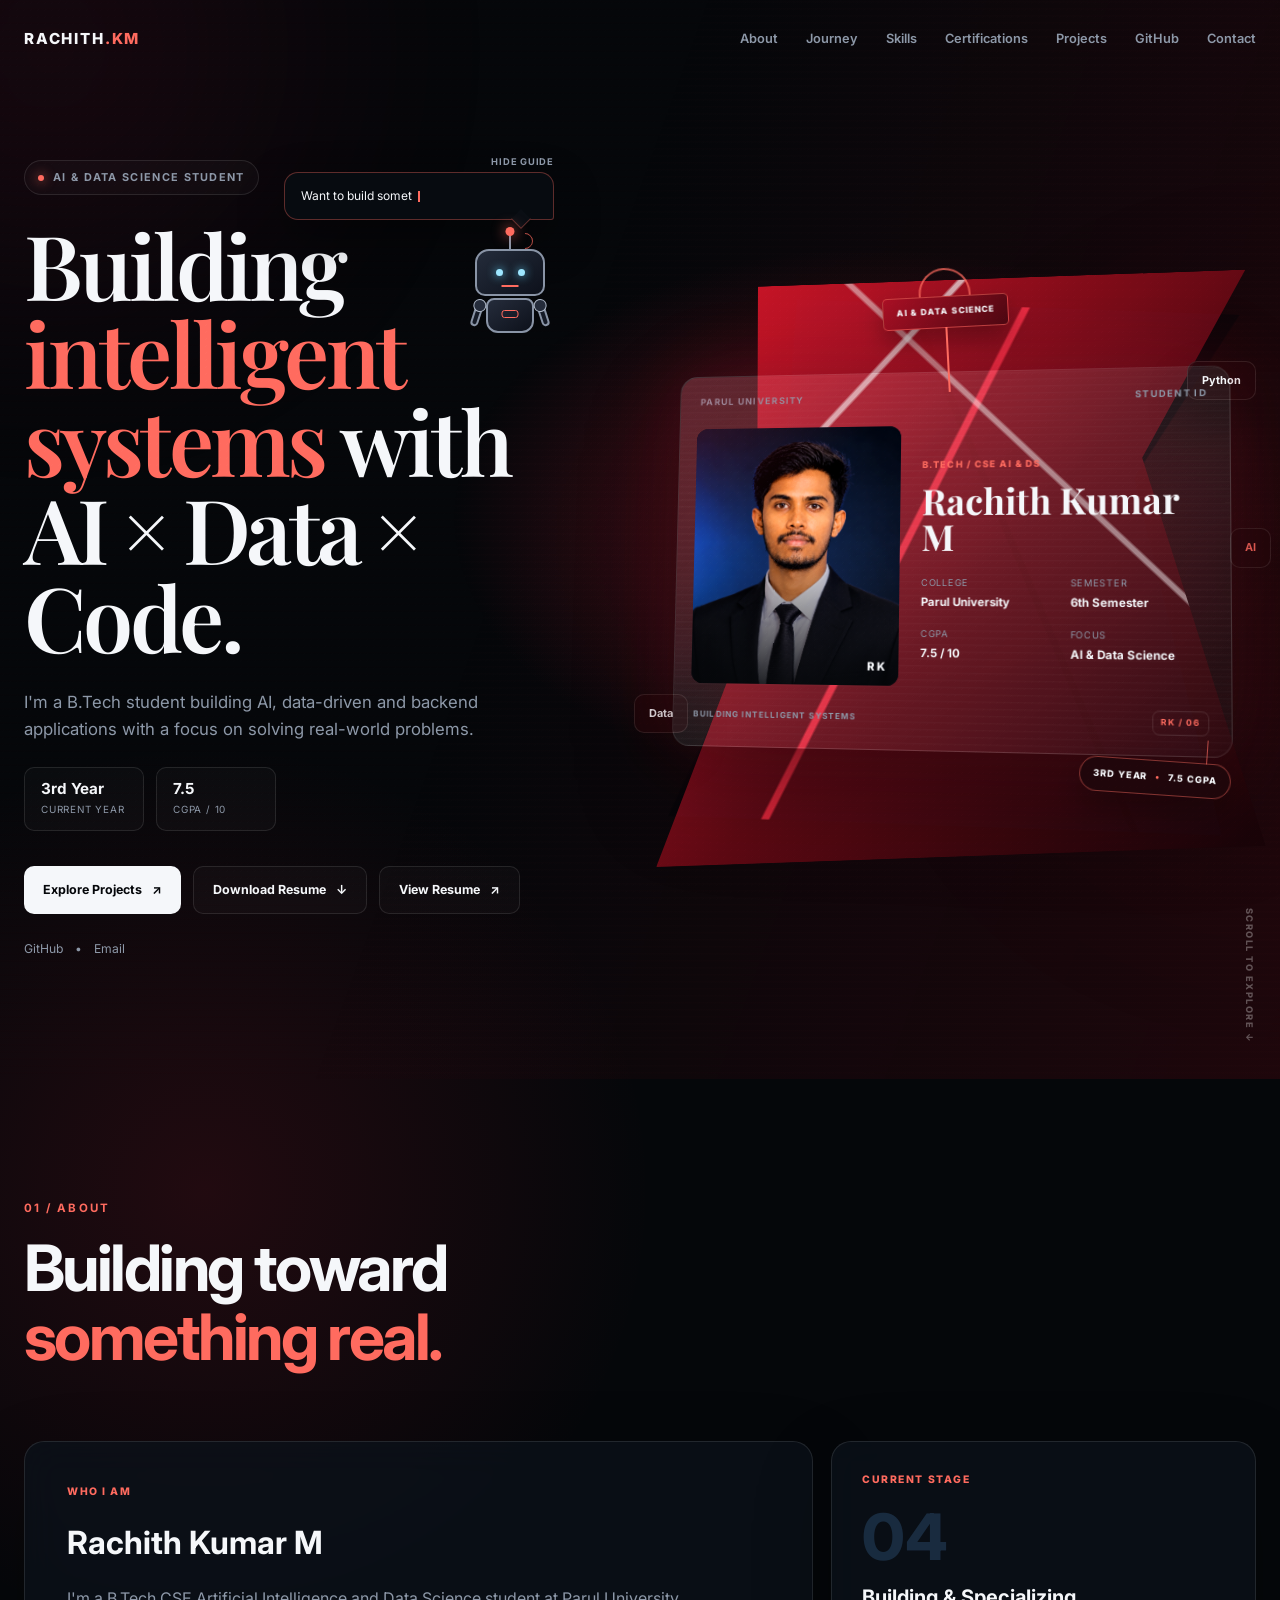
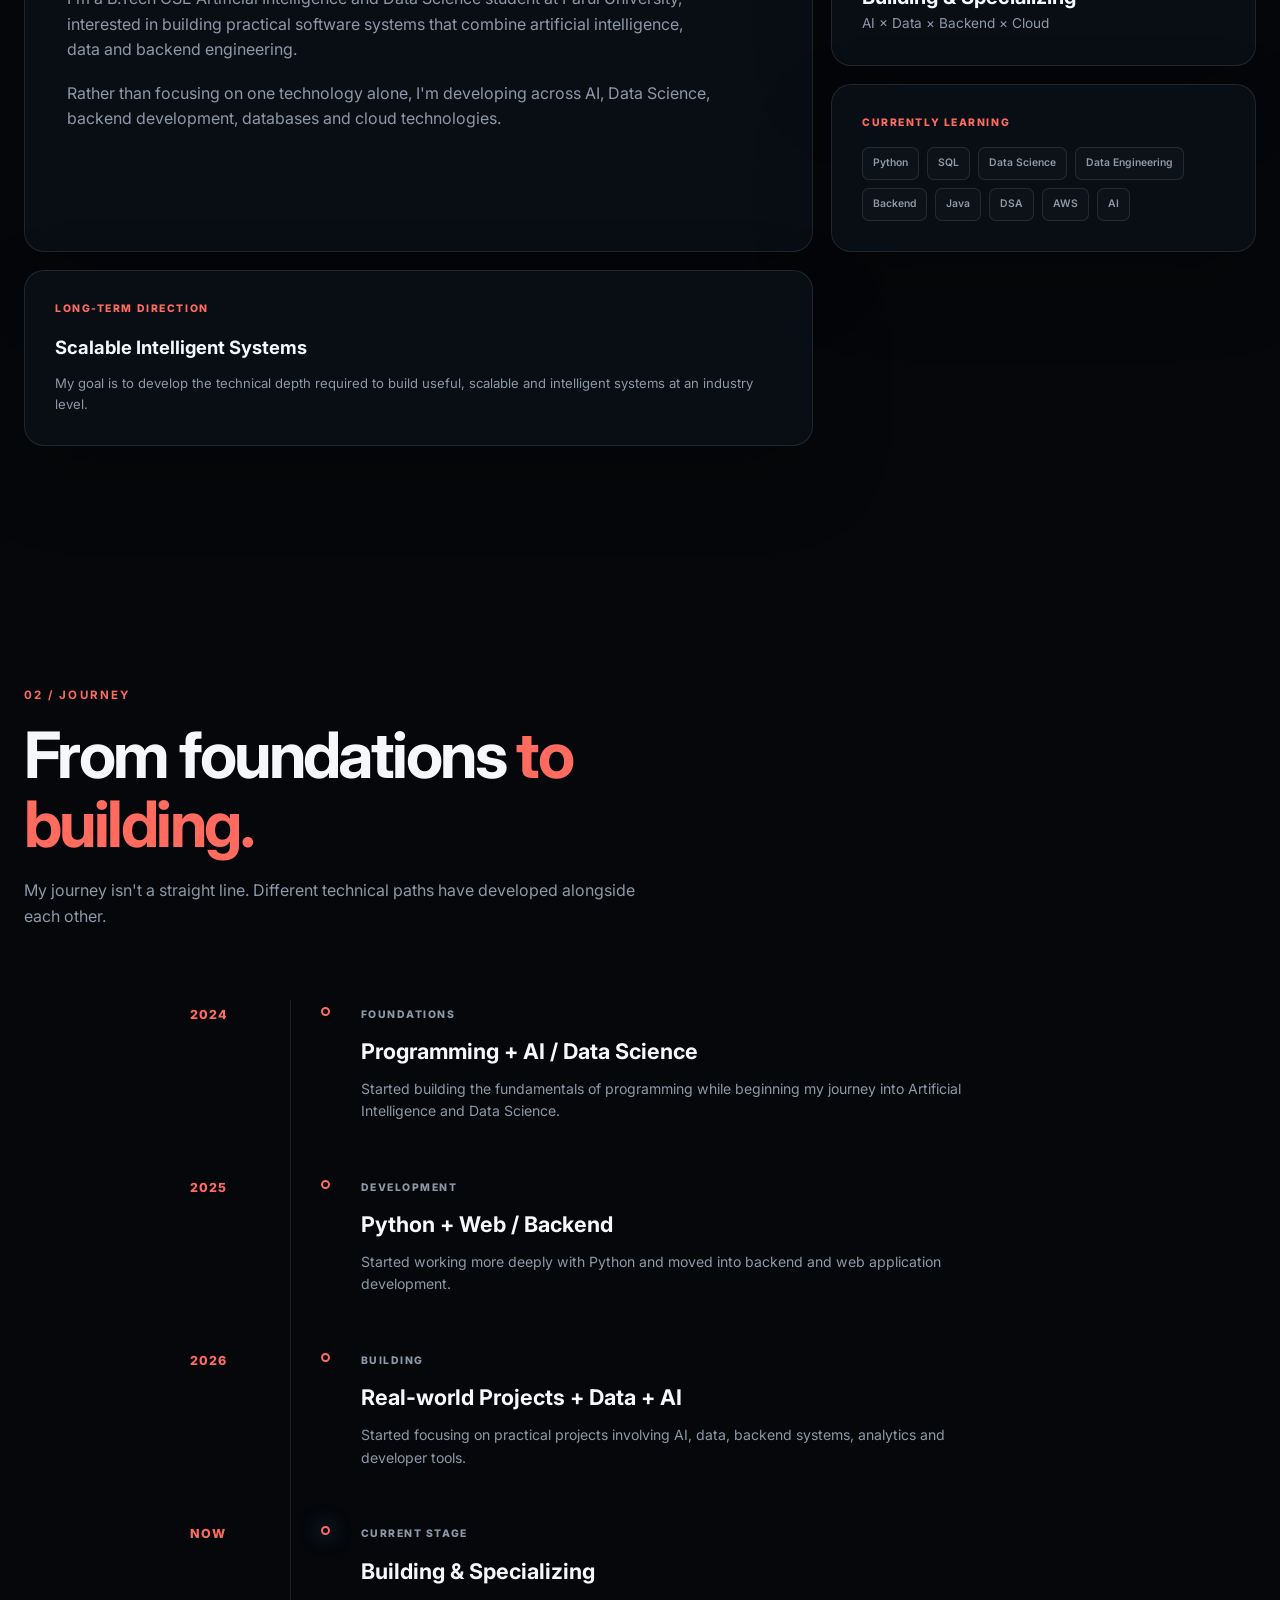
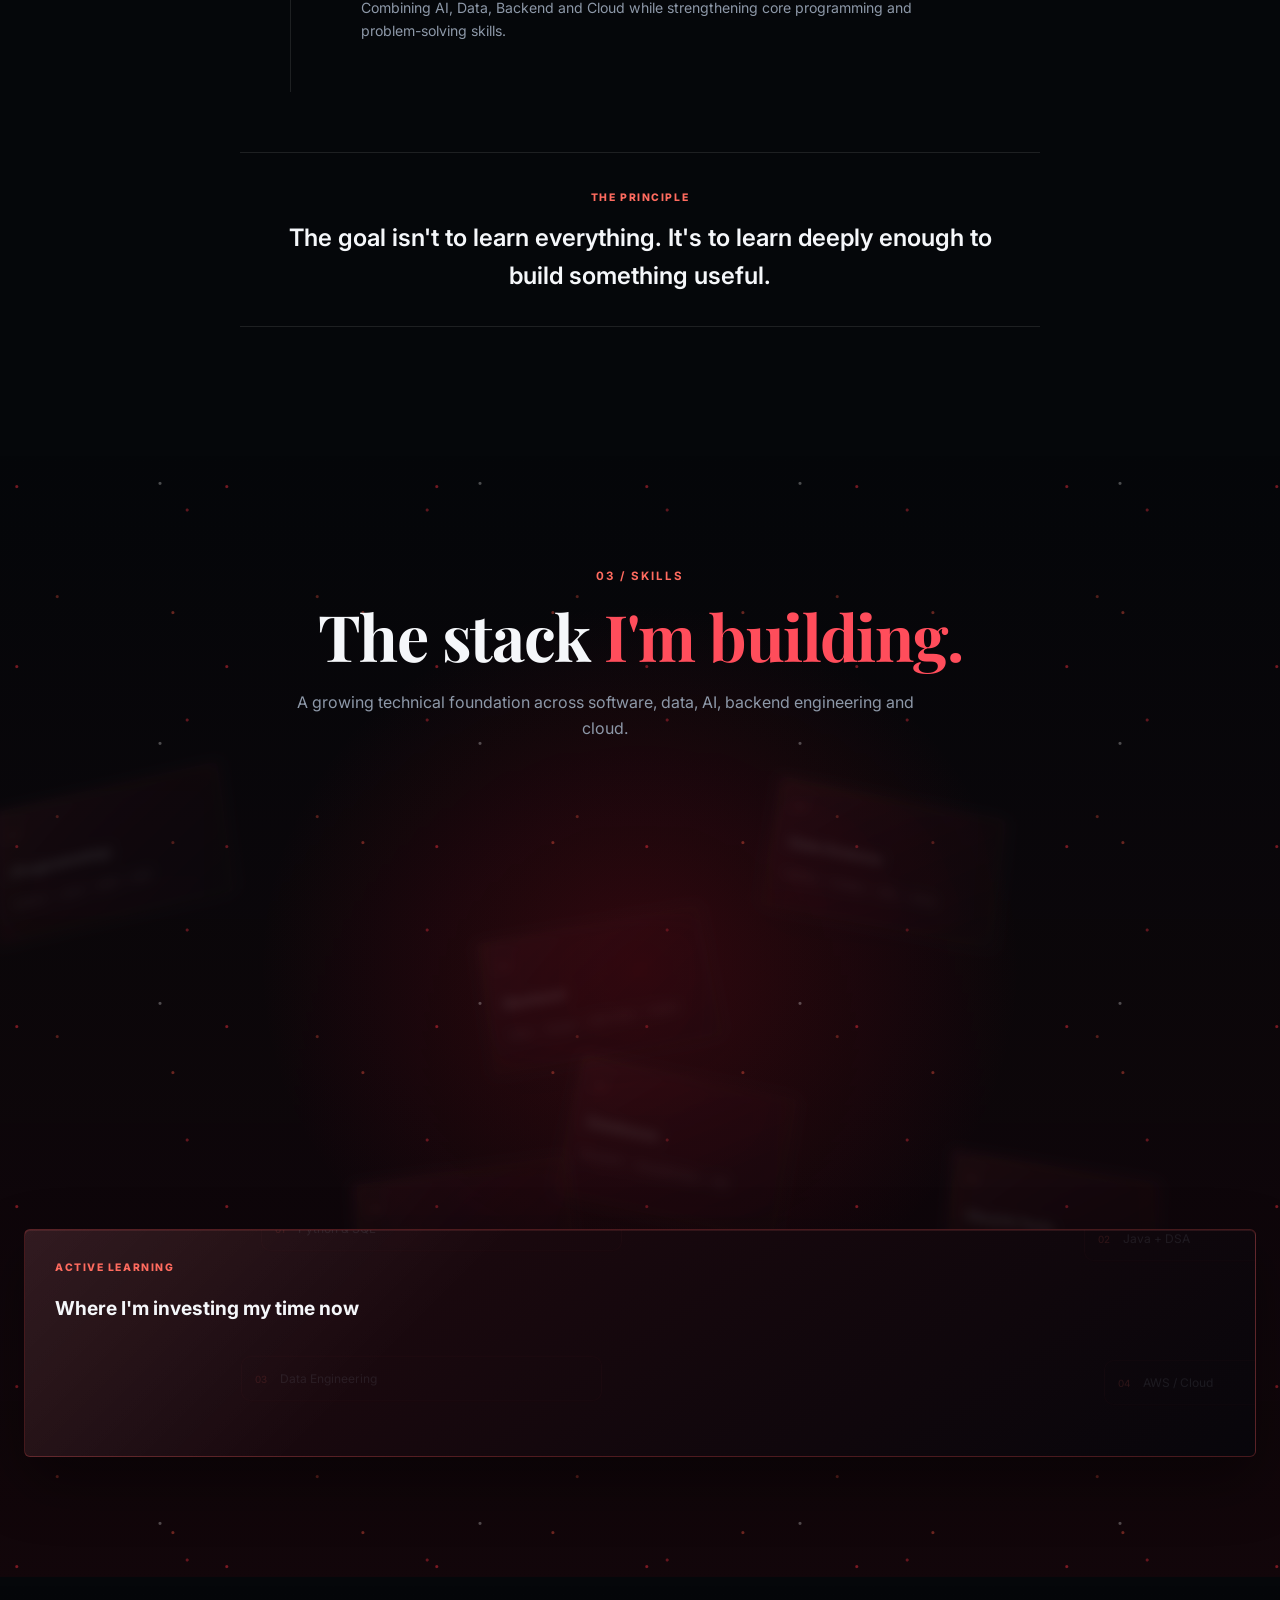
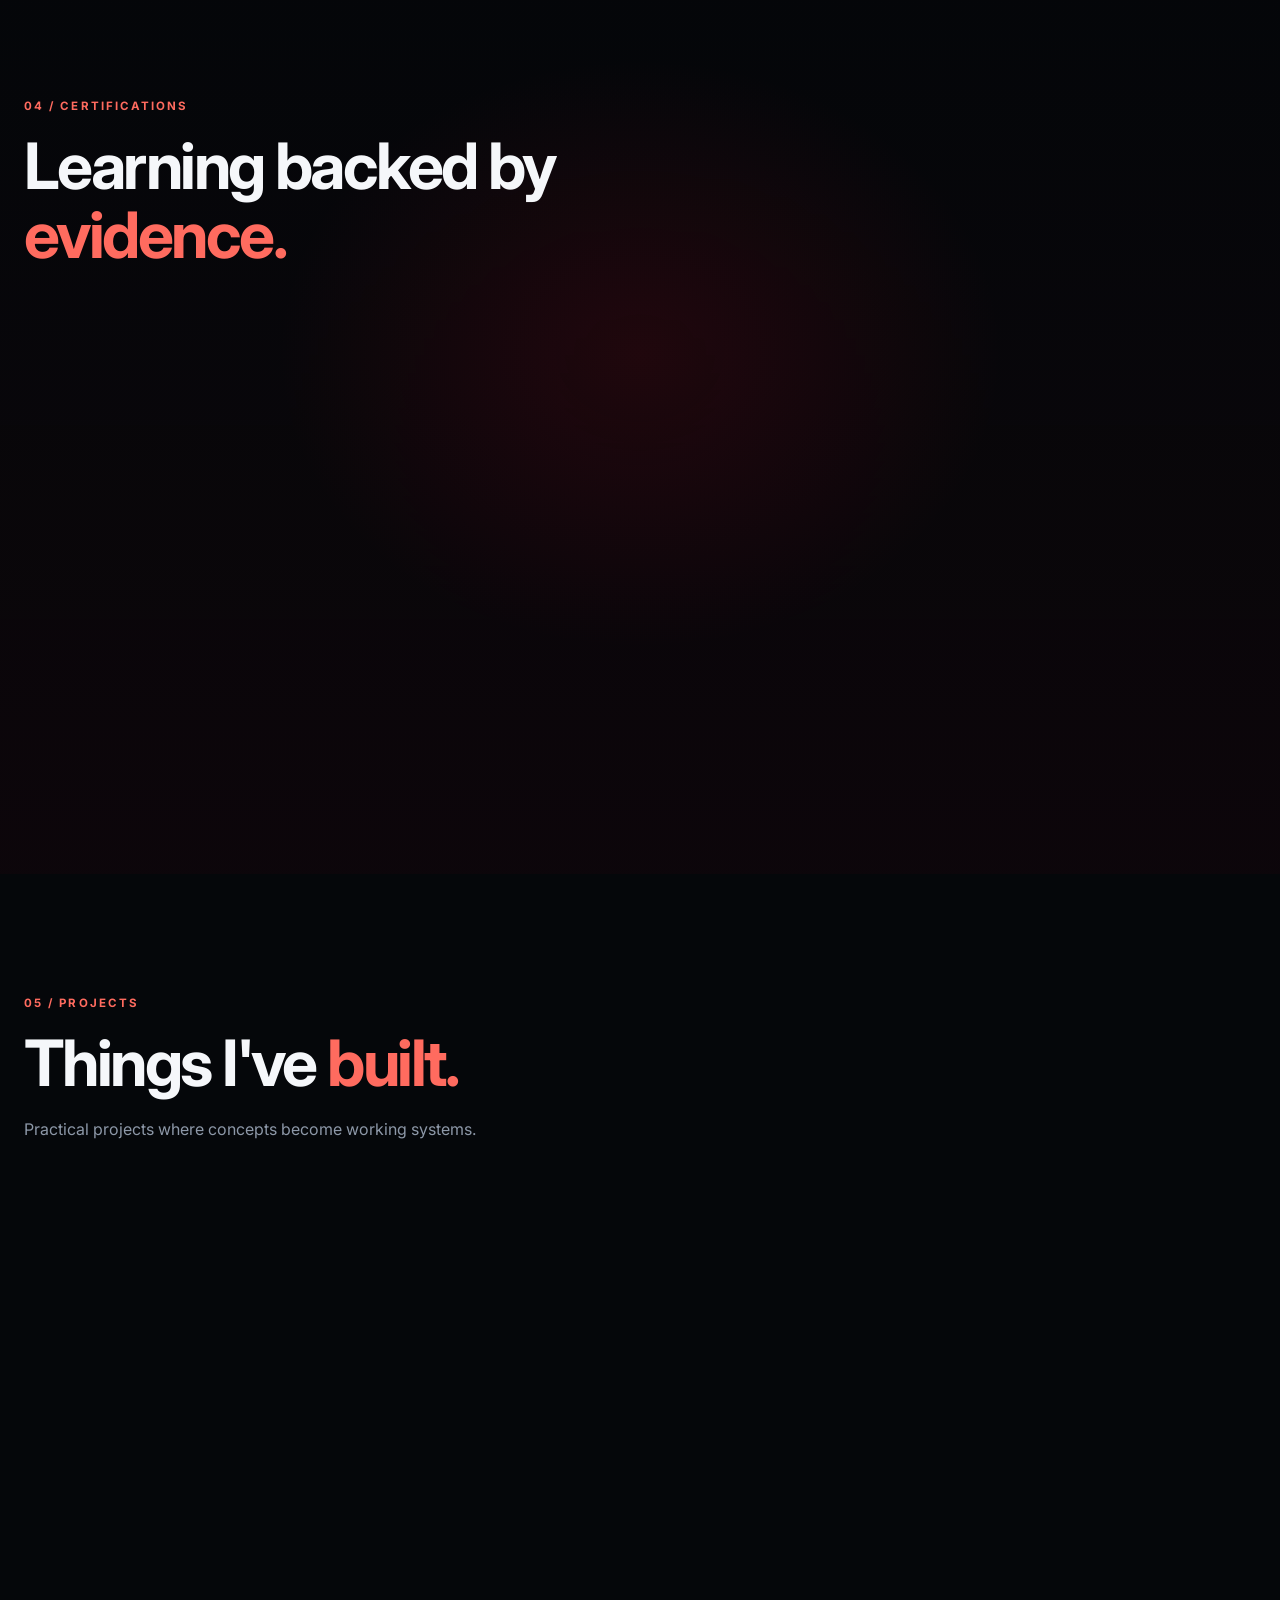
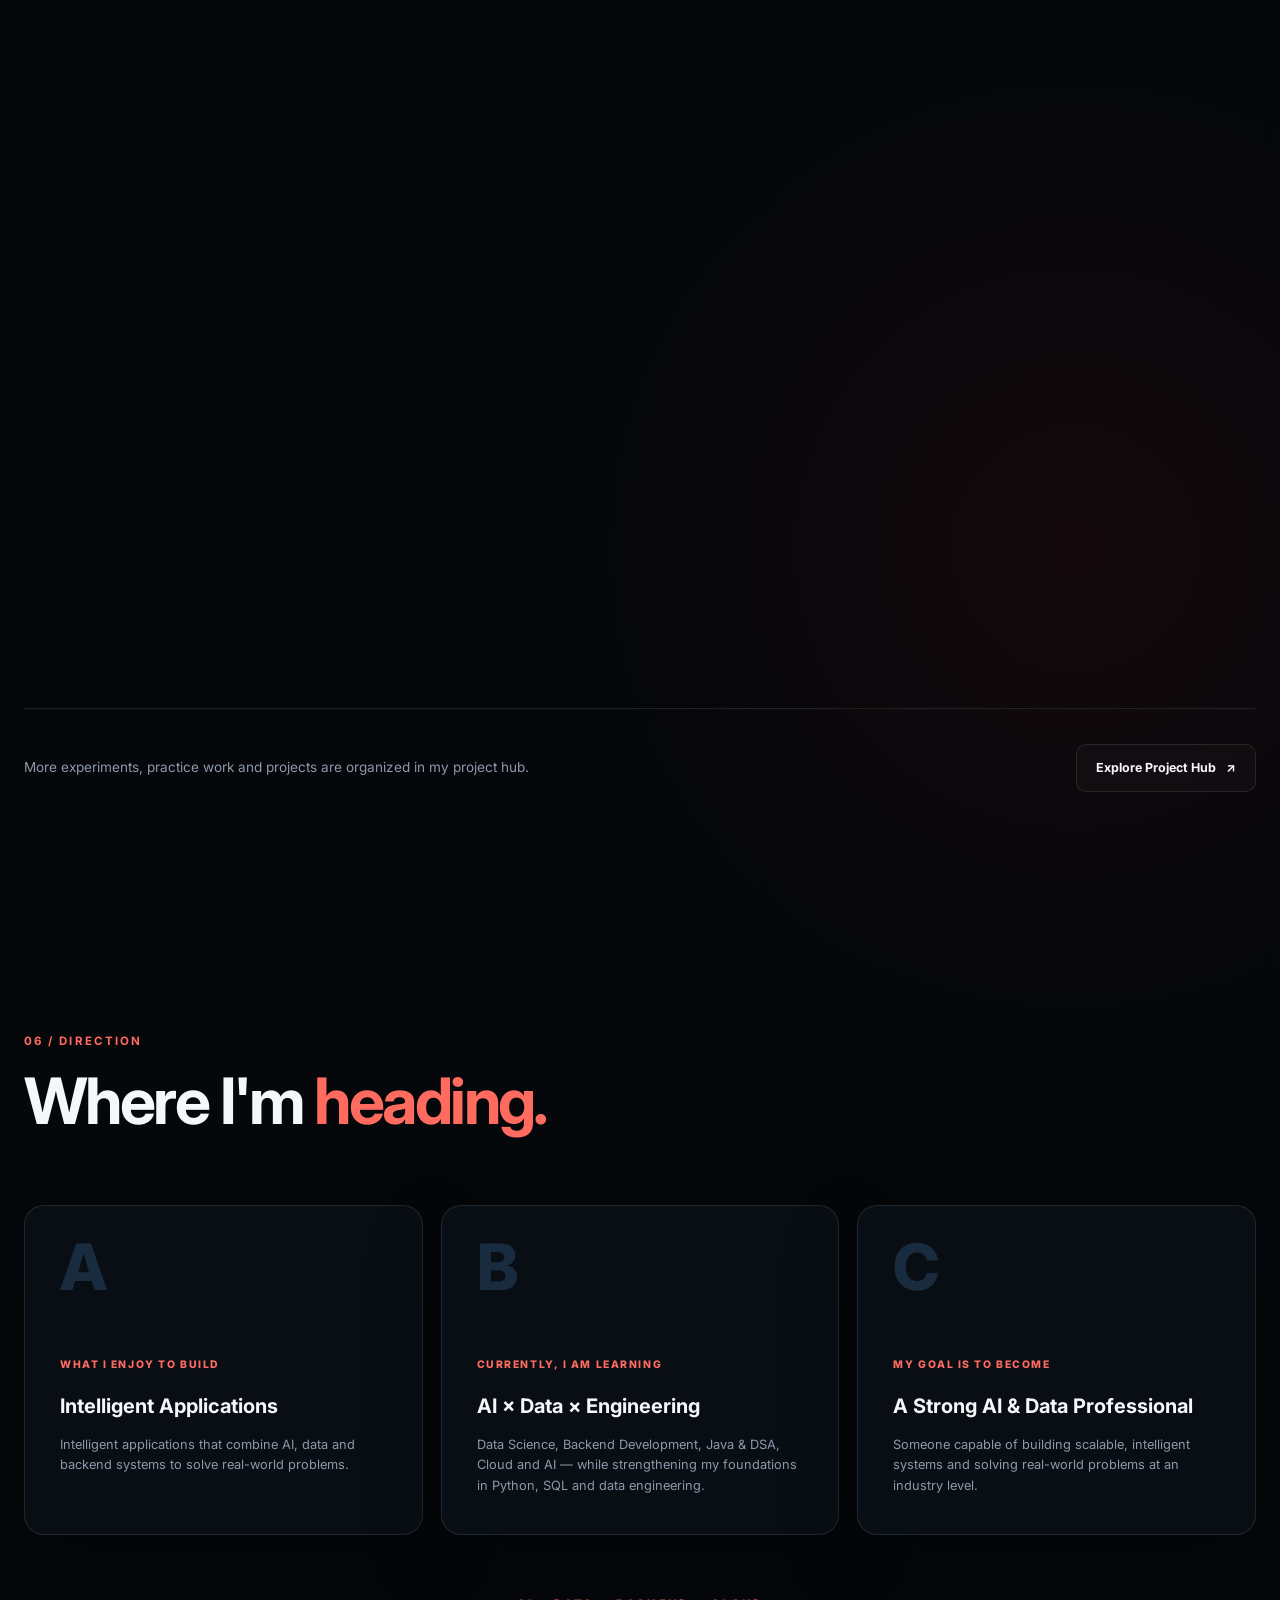
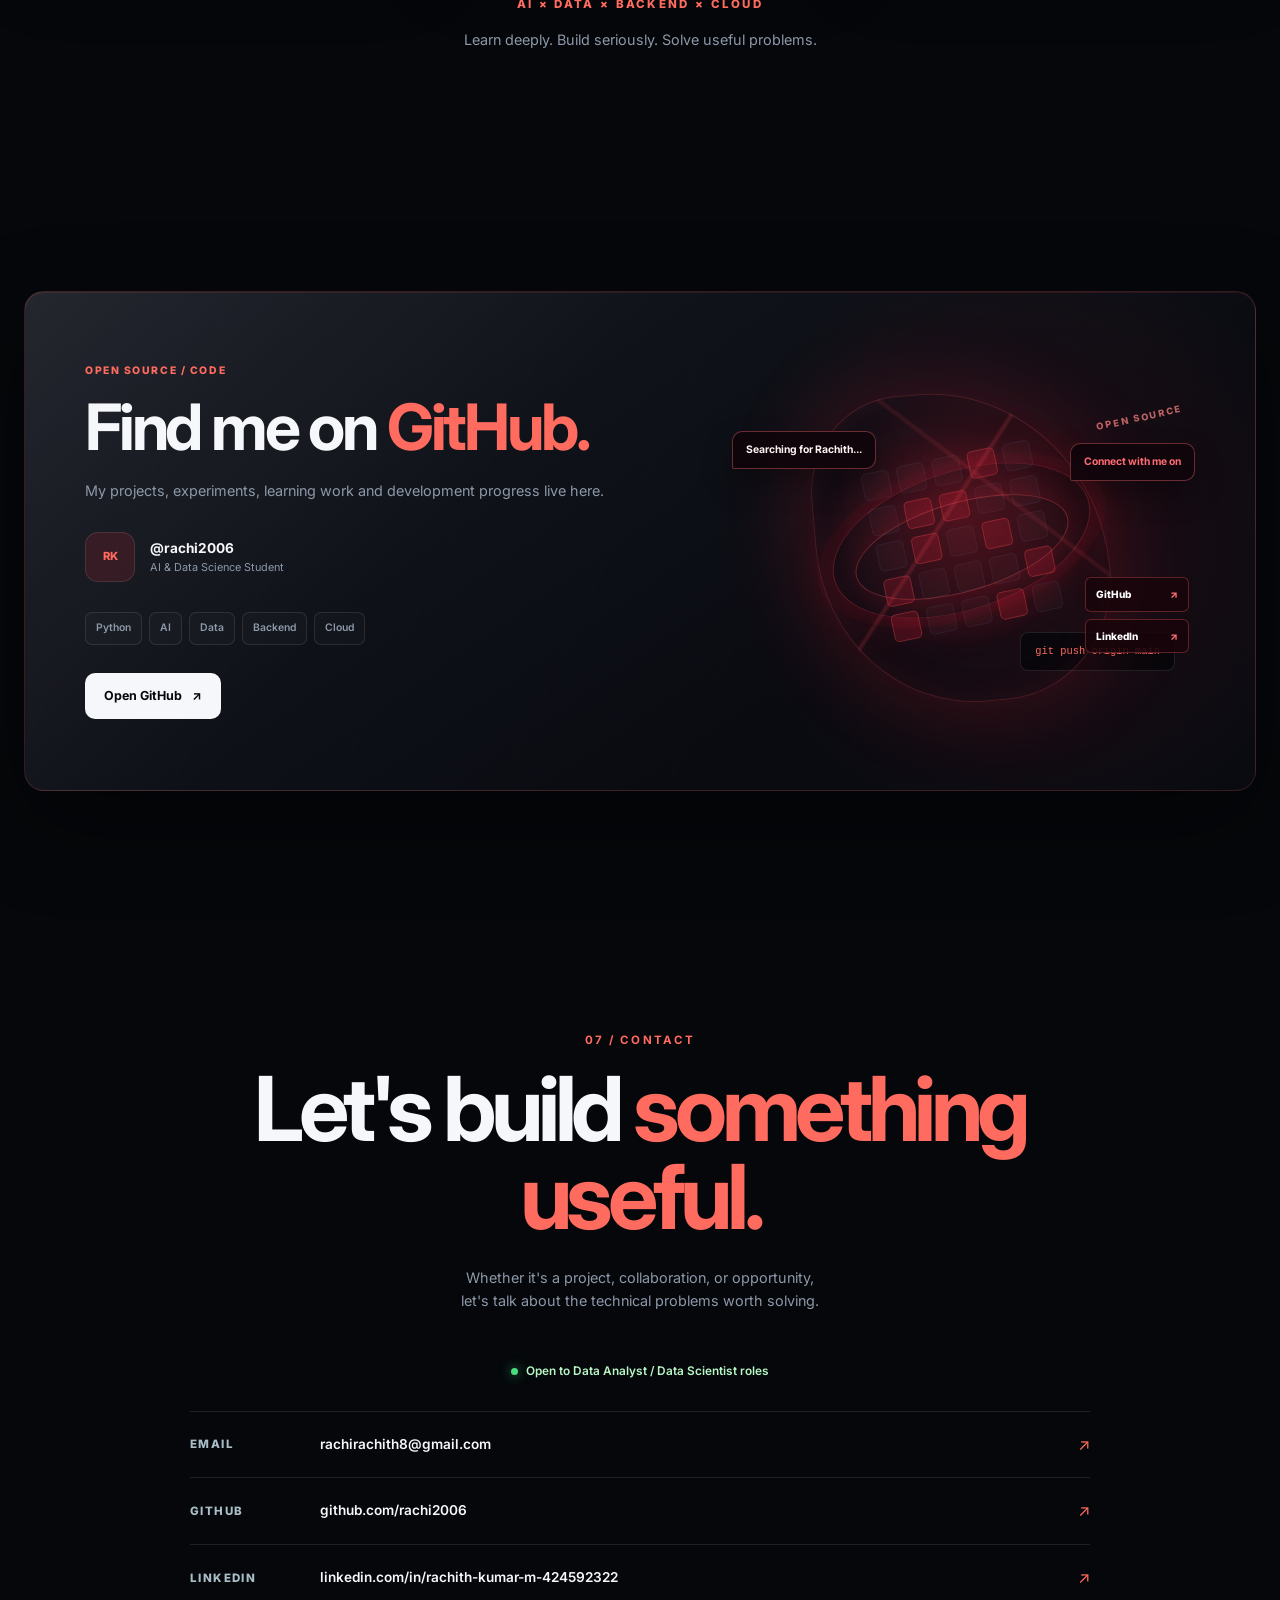
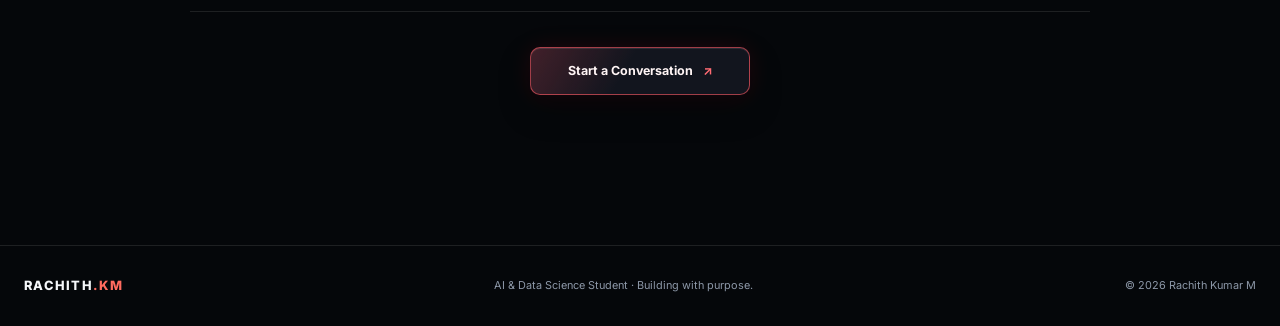
<file: index.html>
<!DOCTYPE html>
<html lang="en">
<head>
    <meta charset="UTF-8">

    <meta name="viewport" content="width=device-width, initial-scale=1.0">

    <meta
        name="description"
        content="Rachith Kumar M — AI & Data Science Student building intelligent applications with AI, data, backend systems and cloud technologies."
    >

    <meta
        name="keywords"
        content="Rachith Kumar, AI, Data Science, Python, Flask, Django, MongoDB, AWS, Backend Development"
    >

    <meta name="author" content="Rachith Kumar M">

    <meta name="theme-color" content="#05070a">

    <title>Rachith Kumar M | AI & Data Science Student</title>

    <link rel="preconnect" href="https://fonts.googleapis.com">
    <link rel="preconnect" href="https://fonts.gstatic.com" crossorigin>

    <link
        href="https://fonts.googleapis.com/css2?family=Inter:wght@400;500;600;700;800&family=Playfair+Display:wght@500;600;700&display=swap"
        rel="stylesheet"
    >

    <link rel="stylesheet" href="css/style.css?v=9">
</head>

<body>

    <div class="scroll-progress" id="scrollProgress"></div>
    <div class="cursor-glow" aria-hidden="true"></div>

    <!-- =========================
         BACKGROUND
    ========================== -->

    <div class="background-grid"></div>
    <div class="background-glow glow-one"></div>
    <div class="background-glow glow-two"></div>


    <!-- =========================
         NAVIGATION
    ========================== -->

    <header class="navbar" id="navbar">

        <div class="nav-container">

            <a href="#home" class="logo">
                RACHITH<span>.KM</span>
            </a>

            <button
                class="mobile-menu"
                id="mobileMenu"
                aria-label="Open navigation"
                aria-expanded="false"
            >
                <span></span>
                <span></span>
                <span></span>
            </button>

            <nav class="nav-links" id="navLinks">

                <a href="#about">About</a>
                <a href="#journey">Journey</a>
                <a href="#skills">Skills</a>
                <a href="#certifications">Certifications</a>
                <a href="#projects">Projects</a>
                <a href="#github">GitHub</a>
                <a href="#contact">Contact</a>

            </nav>

        </div>

    </header>


    <main>

        <!-- =========================
             HERO
        ========================== -->

        <section class="hero section" id="home">

            <div class="hero-container">

                <div class="hero-content reveal">

                    <div class="hero-label">
                        <span class="status-dot"></span>
                        AI & DATA SCIENCE STUDENT
                    </div>

                    <h1>
                        Building
                        <span>intelligent systems</span>
                        with AI × Data × Code.
                    </h1>

                    <p class="hero-description">
                        I'm a B.Tech student building AI, data-driven and
                        backend applications with a focus on solving
                        real-world problems.
                    </p>

                    <div class="hero-stats" aria-label="Academic details">

                        <div class="hero-stat">
                            <strong>3rd Year</strong>
                            <span>Current year</span>
                        </div>

                        <div class="hero-stat">
                            <strong>7.5</strong>
                            <span>CGPA / 10</span>
                        </div>

                    </div>

                    <div class="hero-actions">

                        <a href="#projects" class="btn btn-primary">
                            Explore Projects
                            <span>↗</span>
                        </a>

                        <a
                            href="assets/Resume.docx"
                            class="btn btn-secondary"
                            download
                        >
                            Download Resume
                            <span>↓</span>
                        </a>

                        <a
                            href="assets/Resume.pdf"
                            class="btn btn-secondary"
                            target="_blank"
                            rel="noopener noreferrer"
                        >
                            View Resume
                            <span>↗</span>
                        </a>

                    </div>

                    <div class="hero-socials">

                        <a
                            href="https://github.com/rachi2006"
                            target="_blank"
                            rel="noopener noreferrer"
                        >
                            GitHub
                        </a>

                        <span>•</span>

                        <a href="mailto:rachirachith8@gmail.com">
                            Email
                        </a>

                    </div>

                </div>


                <!-- HERO STUDENT ID CARD -->

                <div class="hero-visual reveal">

                    <div class="id-lanyard" aria-hidden="true">
                        <span class="lanyard-loop"></span>
                        <span class="lanyard-label">AI &amp; DATA SCIENCE</span>
                    </div>

                    <div class="student-card" aria-label="Rachith Kumar M student profile card">

                        <div class="student-card-top">
                            <span>PARUL UNIVERSITY</span>
                            <span>STUDENT ID</span>
                        </div>

                        <div class="student-card-body">

                            <div class="student-photo">
                                <img src="assets/profile.jpg" alt="Portrait of Rachith Kumar M">
                                <span>RK</span>
                            </div>

                            <div class="student-details">
                                <span class="student-eyebrow">B.TECH / CSE AI &amp; DS</span>
                                <h2>Rachith Kumar M</h2>
                                <div class="student-detail-grid">
                                    <div>
                                        <span>College</span>
                                        <strong>Parul University</strong>
                                    </div>
                                    <div>
                                        <span>Semester</span>
                                        <strong>6th Semester</strong>
                                    </div>
                                    <div>
                                        <span>CGPA</span>
                                        <strong>7.5 / 10</strong>
                                    </div>
                                    <div>
                                        <span>Focus</span>
                                        <strong>AI &amp; Data Science</strong>
                                    </div>
                                </div>
                            </div>

                        </div>

                        <div class="student-card-footer">
                            <span>BUILDING INTELLIGENT SYSTEMS</span>
                            <span class="student-card-mark">RK / 06</span>
                        </div>

                    </div>

                    <div class="student-card-tag">
                        <span>3RD YEAR</span>
                        <b>•</b>
                        <span>7.5 CGPA</span>
                    </div>


                    <div class="floating-tag tag-python">
                        Python
                    </div>

                    <div class="floating-tag tag-data">
                        Data
                    </div>

                    <div class="floating-tag tag-ai">
                        AI
                    </div>

                </div>

            </div>

        </section>


        <!-- =========================
             ABOUT
        ========================== -->

        <section class="section about-section" id="about">

            <div class="section-container">

                <div class="section-heading reveal">

                    <span class="section-number">01 / ABOUT</span>

                    <h2>
                        Building toward
                        <span>something real.</span>
                    </h2>

                </div>


                <div class="about-grid">

                    <div class="about-main glass-card reveal">

                        <span class="card-label">WHO I AM</span>

                        <h3>
                            Rachith Kumar M
                        </h3>

                        <p>
                            I'm a B.Tech CSE Artificial Intelligence and
                            Data Science student at Parul University,
                            interested in building practical software
                            systems that combine artificial intelligence,
                            data and backend engineering.
                        </p>

                        <p>
                            Rather than focusing on one technology alone,
                            I'm developing across AI, Data Science,
                            backend development, databases and cloud
                            technologies.
                        </p>

                    </div>


                    <div class="about-status glass-card reveal">

                        <span class="card-label">CURRENT STAGE</span>

                        <div class="stage-number">
                            04
                        </div>

                        <h3>
                            Building & Specializing
                        </h3>

                        <p>
                            AI × Data × Backend × Cloud
                        </p>

                    </div>


                    <div class="about-learning glass-card reveal">

                        <span class="card-label">
                            CURRENTLY LEARNING
                        </span>

                        <div class="skill-tags">

                            <span>Python</span>
                            <span>SQL</span>
                            <span>Data Science</span>
                            <span>Data Engineering</span>
                            <span>Backend</span>
                            <span>Java</span>
                            <span>DSA</span>
                            <span>AWS</span>
                            <span>AI</span>

                        </div>

                    </div>


                    <div class="about-direction glass-card reveal">

                        <span class="card-label">
                            LONG-TERM DIRECTION
                        </span>

                        <h3>
                            Scalable Intelligent Systems
                        </h3>

                        <p>
                            My goal is to develop the technical depth
                            required to build useful, scalable and
                            intelligent systems at an industry level.
                        </p>

                    </div>

                </div>

            </div>

        </section>


        <!-- =========================
             JOURNEY
        ========================== -->

        <section class="section journey-section" id="journey">

            <div class="section-container">

                <div class="section-heading reveal">

                    <span class="section-number">
                        02 / JOURNEY
                    </span>

                    <h2>
                        From foundations
                        <span>to building.</span>
                    </h2>

                    <p>
                        My journey isn't a straight line. Different
                        technical paths have developed alongside each
                        other.
                    </p>

                </div>


                <div class="timeline">

                    <div class="timeline-item reveal">

                        <div class="timeline-year">
                            2024
                        </div>

                        <div class="timeline-line">
                            <span></span>
                        </div>

                        <div class="timeline-content">

                            <span>FOUNDATIONS</span>

                            <h3>
                                Programming + AI / Data Science
                            </h3>

                            <p>
                                Started building the fundamentals of
                                programming while beginning my journey
                                into Artificial Intelligence and
                                Data Science.
                            </p>

                        </div>

                    </div>


                    <div class="timeline-item reveal">

                        <div class="timeline-year">
                            2025
                        </div>

                        <div class="timeline-line">
                            <span></span>
                        </div>

                        <div class="timeline-content">

                            <span>DEVELOPMENT</span>

                            <h3>
                                Python + Web / Backend
                            </h3>

                            <p>
                                Started working more deeply with Python
                                and moved into backend and web application
                                development.
                            </p>

                        </div>

                    </div>


                    <div class="timeline-item reveal">

                        <div class="timeline-year">
                            2026
                        </div>

                        <div class="timeline-line">
                            <span></span>
                        </div>

                        <div class="timeline-content">

                            <span>BUILDING</span>

                            <h3>
                                Real-world Projects + Data + AI
                            </h3>

                            <p>
                                Started focusing on practical projects
                                involving AI, data, backend systems,
                                analytics and developer tools.
                            </p>

                        </div>

                    </div>


                    <div class="timeline-item timeline-current reveal">

                        <div class="timeline-year">
                            NOW
                        </div>

                        <div class="timeline-line">
                            <span></span>
                        </div>

                        <div class="timeline-content">

                            <span>CURRENT STAGE</span>

                            <h3>
                                Building & Specializing
                            </h3>

                            <p>
                                Combining AI, Data, Backend and Cloud
                                while strengthening core programming
                                and problem-solving skills.
                            </p>

                        </div>

                    </div>

                </div>


                <div class="journey-statement reveal">

                    <span>THE PRINCIPLE</span>

                    <p>
                        The goal isn't to learn everything.
                        It's to learn deeply enough to build
                        something useful.
                    </p>

                </div>

            </div>

        </section>


        <!-- =========================
             SKILLS
        ========================== -->

        <section class="section skills-section" id="skills">

            <div class="section-container">

                <div class="section-heading reveal">

                    <span class="section-number">
                        03 / SKILLS
                    </span>

                    <h2>
                        The stack
                        <span>I'm building.</span>
                    </h2>

                    <p>
                        A growing technical foundation across software,
                        data, AI, backend engineering and cloud.
                    </p>

                </div>


                <div class="skills-grid">

                    <div class="skill-card glass-card reveal">

                        <span class="skill-index">01</span>

                        <h3>
                            Programming
                        </h3>

                        <div class="skill-list">

                            <span>Python</span>
                            <span>Java</span>
                            <span>OOP</span>
                            <span>DSA</span>

                        </div>

                    </div>


                    <div class="skill-card glass-card reveal">

                        <span class="skill-index">02</span>

                        <h3>
                            Data Science
                        </h3>

                        <div class="skill-list">

                            <span>NumPy</span>
                            <span>Pandas</span>
                            <span>SQL</span>
                            <span>Excel</span>

                        </div>

                    </div>


                    <div class="skill-card glass-card reveal">

                        <span class="skill-index">03</span>

                        <h3>
                            Backend
                        </h3>

                        <div class="skill-list">

                            <span>Flask</span>
                            <span>Django</span>
                            <span>REST APIs</span>
                            <span>Python</span>

                        </div>

                    </div>


                    <div class="skill-card glass-card reveal">

                        <span class="skill-index">04</span>

                        <h3>
                            Databases
                        </h3>

                        <div class="skill-list">

                            <span>MongoDB</span>
                            <span>MongoDB Atlas</span>
                            <span>SQL</span>

                        </div>

                    </div>


                    <div class="skill-card glass-card reveal">

                        <span class="skill-index">05</span>

                        <h3>
                            AI & ML
                        </h3>

                        <div class="skill-list">

                            <span>Artificial Intelligence</span>
                            <span>Machine Learning</span>
                            <span>Data Analysis</span>

                        </div>

                    </div>


                    <div class="skill-card glass-card reveal">

                        <span class="skill-index">06</span>

                        <h3>
                            Cloud & Tools
                        </h3>

                        <div class="skill-list">

                            <span>AWS</span>
                            <span>Git</span>
                            <span>GitHub</span>
                            <span>VS Code</span>

                        </div>

                    </div>

                </div>


                <div class="learning-panel glass-card reveal">

                    <div class="learning-heading">

                        <span class="card-label">
                            ACTIVE LEARNING
                        </span>

                        <h3>
                            Where I'm investing my time now
                        </h3>

                    </div>

                    <div class="learning-items">

                        <div>
                            <span>01</span>
                            Python & SQL
                        </div>

                        <div>
                            <span>02</span>
                            Java + DSA
                        </div>

                        <div>
                            <span>03</span>
                            Data Engineering
                        </div>

                        <div>
                            <span>04</span>
                            AWS / Cloud
                        </div>

                        <div>
                            <span>05</span>
                            AI
                        </div>

                    </div>

                </div>

            </div>

        </section>


        <!-- =========================
             CERTIFICATIONS
        ========================== -->

        <section class="section certifications-section" id="certifications">

            <div class="section-container">

                <div class="section-heading reveal">

                    <span class="section-number">
                        04 / CERTIFICATIONS
                    </span>

                    <h2>
                        Learning backed by
                        <span>evidence.</span>
                    </h2>

                </div>


                <div class="certifications-grid">

                    <article class="certificate-card glass-card reveal">

                        <div class="certificate-image">
                            <object
                                data="assets/certificate-aws.pdf"
                                type="application/pdf"
                                aria-label="AWS certificate"
                            >
                                <a href="assets/certificate-aws.pdf" target="_blank" rel="noopener noreferrer">
                                    Open AWS certificate
                                </a>
                            </object>
                        </div>

                        <div class="certificate-content">

                            <span class="certificate-number">
                                01
                            </span>

                            <span class="card-label">
                                AWS ACADEMY
                            </span>

                            <h3>AWS Certificate</h3>
                            <p>Cloud and technical learning</p>
                            <a class="certificate-link" href="assets/certificate-aws.pdf" target="_blank" rel="noopener noreferrer">Open certificate ↗</a>

                        </div>

                    </article>


                    <article class="certificate-card glass-card reveal">

                        <div class="certificate-image">
                            <object
                                data="assets/certificate-tableau.pdf"
                                type="application/pdf"
                                aria-label="Tableau certificate"
                            >
                                <a href="assets/certificate-tableau.pdf" target="_blank" rel="noopener noreferrer">
                                    Open Tableau certificate
                                </a>
                            </object>
                        </div>

                        <div class="certificate-content">

                            <span class="certificate-number">
                                02
                            </span>

                            <span class="card-label">TABLEAU</span>
                            <h3>Tableau Certificate</h3>
                            <p>Data visualization and analytics</p>
                            <a class="certificate-link" href="assets/certificate-tableau.pdf" target="_blank" rel="noopener noreferrer">Open certificate ↗</a>

                        </div>

                    </article>


                    <article class="certificate-card glass-card reveal">
                        <div class="certificate-image">
                            <object
                                data="assets/certificate-tata.pdf"
                                type="application/pdf"
                                aria-label="Tata certificate"
                            >
                                <a href="assets/certificate-tata.pdf" target="_blank" rel="noopener noreferrer">
                                    Open Tata certificate
                                </a>
                            </object>
                        </div>
                        <div class="certificate-content">
                            <span class="certificate-number">03</span>
                            <span class="card-label">TATA</span>
                            <h3>Tata Certificate</h3>
                            <p>Professional learning and development</p>
                            <a class="certificate-link" href="assets/certificate-tata.pdf" target="_blank" rel="noopener noreferrer">Open certificate ↗</a>
                        </div>
                    </article>

                </div>

            </div>

        </section>


        <!-- =========================
             PROJECTS
        ========================== -->

        <section class="section projects-section" id="projects">

            <div class="section-container">

                <div class="section-heading reveal">

                    <span class="section-number">
                        05 / PROJECTS
                    </span>

                    <h2>
                        Things I've
                        <span>built.</span>
                    </h2>

                    <p>
                        Practical projects where concepts become
                        working systems.
                    </p>

                </div>


                <!-- DEVMIND -->

                <article class="project-featured glass-card reveal">

                    <div class="project-meta">

                        <span>03 / 2026 · 5TH SEMESTER</span>

                        <span>AI + DEVELOPER INTELLIGENCE</span>

                    </div>

                    <div class="project-featured-content">

                        <h3>
                            DevMind
                        </h3>

                        <p class="project-description">

                            An AI-powered developer intelligence platform
                            combining GitHub activity, analytics,
                            developer insights, activity tracking and
                            personalized growth guidance.

                        </p>


                        <div class="project-stack">

                            <span>Python</span>
                            <span>Flask</span>
                            <span>MongoDB</span>
                            <span>GitHub API</span>
                            <span>AI</span>

                        </div>


                        <div class="project-actions">

                            <a
                                href="https://github.com/rachi2006/devmind"
                                target="_blank"
                                rel="noopener noreferrer"
                                class="project-link"
                            >
                                View on GitHub
                                <span>↗</span>
                            </a>

                            <a
                                href="assets/devmind-demo.html"
                                class="project-link"
                                target="_blank"
                                rel="noopener noreferrer"
                            >
                                Live Demo
                                <span>↗</span>
                            </a>

                        </div>

                    </div>


                    <div class="project-visual">

                        <div class="dashboard-window">

                            <div class="dashboard-top">

                                <div class="window-dots">
                                    <span></span>
                                    <span></span>
                                    <span></span>
                                </div>

                                <span>
                                    DEVMIND / DASHBOARD
                                </span>

                            </div>


                            <div class="dashboard-body">

                                <div class="dashboard-sidebar">

                                    <span class="active"></span>
                                    <span></span>
                                    <span></span>
                                    <span></span>
                                    <span></span>

                                </div>


                                <div class="dashboard-main">

                                    <div class="dashboard-heading">
                                        <span>DEVELOPER INSIGHT</span>
                                        <strong>DevMind</strong>
                                    </div>


                                    <div class="dashboard-cards">

                                        <div></div>
                                        <div></div>
                                        <div></div>

                                    </div>


                                    <div class="dashboard-chart">

                                        <div class="chart-3d" aria-label="Developer progress chart showing increasing and decreasing activity">

                                            <div class="chart-3d-grid"></div>

                                            <svg
                                                class="chart-3d-plot"
                                                viewBox="0 0 520 180"
                                                role="img"
                                                aria-label="Developer progress rises, dips, and rises again"
                                            >
                                                <defs>
                                                    <linearGradient id="chartAreaGradient" x1="0" x2="0" y1="0" y2="1">
                                                        <stop offset="0%" stop-color="#7dd3fc" stop-opacity="0.35" />
                                                        <stop offset="100%" stop-color="#7dd3fc" stop-opacity="0" />
                                                    </linearGradient>
                                                    <filter id="chartGlow" x="-30%" y="-30%" width="160%" height="160%">
                                                        <feGaussianBlur stdDeviation="3" result="blur" />
                                                        <feMerge>
                                                            <feMergeNode in="blur" />
                                                            <feMergeNode in="SourceGraphic" />
                                                        </feMerge>
                                                    </filter>
                                                </defs>

                                                <path
                                                    class="chart-3d-area"
                                                    d="M 20 142 L 86 110 L 152 125 L 218 72 L 284 91 L 350 48 L 416 68 L 500 24 L 500 160 L 20 160 Z"
                                                />
                                                <polyline
                                                    class="chart-3d-line"
                                                    points="20,142 86,110 152,125 218,72 284,91 350,48 416,68 500,24"
                                                />
                                                <g class="chart-3d-points">
                                                    <circle cx="20" cy="142" r="4" />
                                                    <circle cx="86" cy="110" r="4" />
                                                    <circle cx="152" cy="125" r="4" />
                                                    <circle cx="218" cy="72" r="4" />
                                                    <circle cx="284" cy="91" r="4" />
                                                    <circle cx="350" cy="48" r="4" />
                                                    <circle cx="416" cy="68" r="4" />
                                                    <circle cx="500" cy="24" r="4" />
                                                </g>
                                            </svg>

                                            <div class="chart-3d-label chart-3d-label-start">LESS</div>
                                            <div class="chart-3d-label chart-3d-label-end">MORE</div>

                                        </div>

                                    </div>

                                    <div class="project-chat-3d">
                                        <div class="project-chat-avatar">✦</div>
                                        <div class="project-chat-copy">
                                            <span>DEVMIND AI</span>
                                            <strong>Ask about your progress</strong>
                                        </div>
                                        <div class="project-chat-bubble">What should I learn next?</div>
                                        <div class="project-chat-glow"></div>
                                    </div>

                                </div>

                            </div>

                        </div>

                    </div>

                </article>


                <!-- PROJECT GRID -->

                <div class="projects-grid">


                    <!-- NOVA -->

                    <article class="project-card nova-card glass-card reveal">

                        <div class="project-card-header">

                            <span>02 / 4TH SEMESTER</span>

                            <span>AI ASSISTANT</span>

                        </div>

                        <div class="nova-project-visual" aria-label="NOVA AI assistant preview">
                            <div class="nova-project-orb"><span>✦</span></div>
                            <div class="nova-project-ring nova-project-ring-one"></div>
                            <div class="nova-project-ring nova-project-ring-two"></div>
                            <div class="nova-project-status"><i></i> NOVA ONLINE</div>
                            <div class="nova-project-prompt">Remember my backend roadmap <b>↗</b></div>
                            <div class="nova-project-memory">3 memories saved</div>
                        </div>

                        <h3>
                            NOVA AI
                        </h3>

                        <p>
                            A Flask-based personal AI assistant focused
                            on memories, notes and task management,
                            designed as a foundation for a more capable
                            personal assistant system.
                        </p>

                        <div class="project-stack">

                            <span>Python</span>
                            <span>Flask</span>
                            <span>AI</span>

                        </div>

                        <a
                            href="https://github.com/rachi2006/nova-ai_agent"
                            target="_blank"
                            rel="noopener noreferrer"
                            class="project-link"
                        >
                            GitHub
                            <span>↗</span>
                        </a>

                    </article>


                    <!-- FORECAST AI -->

                    <article class="project-card forecast-card glass-card reveal">

                        <div class="project-card-header">

                            <span>04 / PRESENT DEVELOPMENT</span>

                            <span>DATA / ML</span>

                        </div>

                        <div class="forecast-project-visual" aria-label="ForecastAI sales prediction preview">
                            <div class="forecast-project-top"><span>SALES FORECAST</span><b>+18.4%</b></div>
                            <div class="forecast-project-chart">
                                <i style="--bar:35%"></i><i style="--bar:48%"></i><i style="--bar:43%"></i>
                                <i style="--bar:63%"></i><i style="--bar:57%"></i><i style="--bar:77%"></i>
                                <i class="forecast-project-next" style="--bar:91%"></i>
                            </div>
                            <span class="forecast-project-caption">actual <b>•</b> predicted</span>
                        </div>

                        <h3>
                            ForecastAI
                        </h3>

                        <span class="project-status">
                            CURRENTLY LEARNING · UNDER DEVELOPMENT
                        </span>

                        <p>
                            A Flask-based forecasting dashboard I'm learning
                            and actively working on to compare multiple
                            sales forecasting approaches.
                        </p>

                        <div class="project-stack">

                            <span>Python</span>
                            <span>Flask</span>
                            <span>Data</span>
                            <span>ML</span>

                        </div>

                        <a
                            href="#"
                            class="project-link project-placeholder"
                            title="GitHub URL will be added later"
                        >
                            GitHub
                            <span>↗</span>
                        </a>

                    </article>


                    <!-- LEARN SKILLS -->

                    <article class="project-card learn-card glass-card reveal">

                        <div class="project-card-header">

                            <span>01 / 2025 · 3RD SEMESTER</span>

                            <span>EDTECH / WEB</span>

                        </div>

                        <div class="learn-project-visual" aria-label="Learn Skills roadmap preview">
                            <div class="learn-project-title"><span>MY ROADMAP</span><b>67%</b></div>
                            <div class="learn-project-road">
                                <i class="done"><b>01</b><span>Python</span></i>
                                <i class="done"><b>02</b><span>Flask</span></i>
                                <i><b>03</b><span>Projects</span></i>
                                <i><b>04</b><span>Deploy</span></i>
                            </div>
                            <div class="learn-project-progress"><span></span></div>
                        </div>

                        <h3>
                            Learn Skills
                        </h3>

                        <p>
                            A learning and skill-tracking platform that
                            helps users follow development roadmaps,
                            track progress and manage their learning
                            journey.
                        </p>

                        <div class="project-stack">

                            <span>Python</span>
                            <span>Flask</span>
                            <span>MongoDB</span>
                            <span>JavaScript</span>

                        </div>

                        <div class="project-links-row">

                            <a
                                href="https://github.com/rachi2006/learnskills"
                                target="_blank"
                                rel="noopener noreferrer"
                                class="project-link"
                            >
                                GitHub
                                <span>↗</span>
                            </a>

                            <a
                                href="assets/skillpath-demo.html"
                                target="_blank"
                                rel="noopener noreferrer"
                                class="project-link"
                            >
                                Demo
                                <span>↗</span>
                            </a>

                        </div>

                    </article>

                </div>


                <!-- PROJECT HUB -->

                <div class="project-hub reveal">

                    <p>
                        More experiments, practice work and projects
                        are organized in my project hub.
                    </p>

                    <a
                        href="https://github.com/rachi2006/my_projects/blob/main/README.md"
                        target="_blank"
                        rel="noopener noreferrer"
                        class="btn btn-secondary"
                    >
                        Explore Project Hub
                        <span>↗</span>
                    </a>

                </div>

            </div>

        </section>


        <!-- =========================
             DIRECTION
        ========================== -->

        <section class="section direction-section" id="direction">

            <div class="section-container">

                <div class="section-heading reveal">

                    <span class="section-number">
                        06 / DIRECTION
                    </span>

                    <h2>
                        Where I'm
                        <span>heading.</span>
                    </h2>

                </div>


                <div class="direction-grid">

                    <article class="direction-card glass-card reveal">

                        <span class="direction-letter">
                            A
                        </span>

                        <span class="card-label">
                            WHAT I ENJOY TO BUILD
                        </span>

                        <h3>
                            Intelligent Applications
                        </h3>

                        <p>
                            Intelligent applications that combine AI,
                            data and backend systems to solve
                            real-world problems.
                        </p>

                    </article>


                    <article class="direction-card glass-card reveal">

                        <span class="direction-letter">
                            B
                        </span>

                        <span class="card-label">
                            CURRENTLY, I AM LEARNING
                        </span>

                        <h3>
                            AI × Data × Engineering
                        </h3>

                        <p>
                            Data Science, Backend Development,
                            Java & DSA, Cloud and AI — while
                            strengthening my foundations in Python,
                            SQL and data engineering.
                        </p>

                    </article>


                    <article class="direction-card glass-card reveal">

                        <span class="direction-letter">
                            C
                        </span>

                        <span class="card-label">
                            MY GOAL IS TO BECOME
                        </span>

                        <h3>
                            A Strong AI & Data Professional
                        </h3>

                        <p>
                            Someone capable of building scalable,
                            intelligent systems and solving
                            real-world problems at an industry level.
                        </p>

                    </article>

                </div>


                <div class="direction-statement reveal">

                    <span>
                        AI × DATA × BACKEND × CLOUD
                    </span>

                    <p>
                        Learn deeply. Build seriously.
                        Solve useful problems.
                    </p>

                </div>

            </div>

        </section>


        <!-- =========================
             GITHUB
        ========================== -->

        <section class="section github-section" id="github">

            <div class="section-container">

                <div class="github-card glass-card reveal">

                    <div class="github-main">

                        <span class="card-label">
                            OPEN SOURCE / CODE
                        </span>

                        <h2>
                            Find me on
                            <span>GitHub.</span>
                        </h2>

                        <p>
                            My projects, experiments, learning work and
                            development progress live here.
                        </p>


                        <div class="github-profile">

                            <div class="github-avatar">
                                RK
                            </div>

                            <div>

                                <strong>
                                    @rachi2006
                                </strong>

                                <span>
                                    AI & Data Science Student
                                </span>

                            </div>

                        </div>


                        <div class="github-focus">

                            <span>Python</span>
                            <span>AI</span>
                            <span>Data</span>
                            <span>Backend</span>
                            <span>Cloud</span>

                        </div>


                        <a
                            href="https://github.com/rachi2006"
                            target="_blank"
                            rel="noopener noreferrer"
                            class="btn btn-primary"
                        >
                            Open GitHub
                            <span>↗</span>
                        </a>

                    </div>


                    <div class="github-visual">

                        <div class="github-person-scene" aria-label="Find Rachith Kumar on GitHub and LinkedIn">

                            <span class="github-search-orbit"></span>

                            <div class="github-speech speech-search">
                                Searching for Rachith...
                            </div>

                            <div class="github-speech speech-find">
                                Connect with me on
                            </div>

                            <div class="github-person">
                                <div class="github-robot" aria-hidden="true">
                                    <span class="robot-antenna"></span>
                                    <span class="robot-signal"></span>
                                    <div class="robot-head">
                                        <span class="robot-eye"></span>
                                        <span class="robot-eye"></span>
                                        <span class="robot-mouth"></span>
                                    </div>
                                    <span class="robot-neck"></span>
                                    <div class="robot-body">
                                        <span class="robot-panel"></span>
                                        <span class="robot-arm robot-arm-left"></span>
                                        <span class="robot-arm robot-arm-right"></span>
                                    </div>
                                    <span class="robot-leg"></span>
                                </div>
                            </div>

                            <div class="github-social-links">
                                <a href="https://github.com/rachi2006" target="_blank" rel="noopener noreferrer">
                                    GitHub <span>↗</span>
                                </a>
                                <a href="https://www.linkedin.com/in/rachith-kumar-m-424592322" target="_blank" rel="noopener noreferrer">
                                    LinkedIn <span>↗</span>
                                </a>
                            </div>

                        </div>

                        <div class="github-grid">

                            <span></span>
                            <span></span>
                            <span></span>
                            <span></span>
                            <span></span>

                            <span></span>
                            <span></span>
                            <span></span>
                            <span></span>
                            <span></span>

                            <span></span>
                            <span></span>
                            <span></span>
                            <span></span>
                            <span></span>

                            <span></span>
                            <span></span>
                            <span></span>
                            <span></span>
                            <span></span>

                            <span></span>
                            <span></span>
                            <span></span>
                            <span></span>
                            <span></span>

                        </div>

                        <span class="github-code">
                            git push origin main
                        </span>

                    </div>

                </div>

            </div>

        </section>


        <!-- =========================
             CONTACT
        ========================== -->

        <section class="section contact-section" id="contact">

            <div class="section-container">

                <div class="contact-card reveal">

                    <span class="section-number">
                        07 / CONTACT
                    </span>

                    <h2>
                        Let's build
                        <span>something useful.</span>
                    </h2>

                    <p>
                        Whether it's a project, collaboration, or opportunity,
                        <br>
                        let's talk about the technical problems worth solving.
                    </p>

                    <div class="contact-availability">
                        <span class="availability-dot"></span>
                        Open to Data Analyst / Data Scientist roles
                    </div>

                    <div class="contact-links">

                        <a
                            href="mailto:rachirachith8@gmail.com"
                        >

                            <span class="contact-label">
                                EMAIL
                            </span>

                            <strong>
                                rachirachith8@gmail.com
                            </strong>

                            <span class="contact-arrow">
                                ↗
                            </span>

                        </a>


                        <a
                            href="https://github.com/rachi2006"
                            target="_blank"
                            rel="noopener noreferrer"
                        >

                            <span class="contact-label">
                                GITHUB
                            </span>

                            <strong>
                                github.com/rachi2006
                            </strong>

                            <span class="contact-arrow">
                                ↗
                            </span>

                        </a>


                        <a
                            href="https://www.linkedin.com/in/rachith-kumar-m-424592322"
                            target="_blank"
                            rel="noopener noreferrer"
                        >

                            <span class="contact-label">
                                LINKEDIN
                            </span>

                            <strong>
                                linkedin.com/in/rachith-kumar-m-424592322
                            </strong>

                            <span class="contact-arrow">
                                ↗
                            </span>

                        </a>

                    </div>


                    <div class="contact-cta">

                        <a
                            href="mailto:rachirachith8@gmail.com?subject=Let's%20build%20something%20useful"
                            class="btn btn-primary"
                        >
                            Start a Conversation
                            <span>↗</span>
                        </a>

                    </div>

                </div>

            </div>

        </section>

    </main>

    <aside class="tour-guide" id="tourGuide" aria-label="Portfolio guide">
        <div class="tour-guide-bubble" id="tourGuideBubble" aria-live="polite">
            <span id="tourGuideMessage">Hi, I’m Rachith’s AI guide. Scroll to explore his work.</span>
            <i class="tour-guide-cursor" aria-hidden="true"></i>
        </div>

        <div class="tour-guide-controls">
            <button
                class="tour-guide-toggle"
                id="tourGuideToggle"
                type="button"
                aria-pressed="false"
            >
                Hide guide
            </button>
        </div>

        <div class="tour-guide-robot" aria-hidden="true">
            <span class="tour-guide-antenna"></span>
            <span class="tour-guide-signal"></span>
            <div class="tour-guide-head">
                <span></span>
                <span></span>
                <b></b>
            </div>
            <div class="tour-guide-body">
                <span></span>
            </div>
            <i></i>
            <i></i>
        </div>
    </aside>


    <!-- =========================
         FOOTER
    ========================== -->

    <footer class="footer">

        <div class="footer-container">

            <div class="footer-brand">
                RACHITH<span>.KM</span>
            </div>

            <p>
                AI & Data Science Student · Building with purpose.
            </p>

            <span class="footer-copy">
                © <span id="year"></span> Rachith Kumar M
            </span>

        </div>

    </footer>


    <script src="js/script.js?v=8"></script>

</body>
</html>
</file>
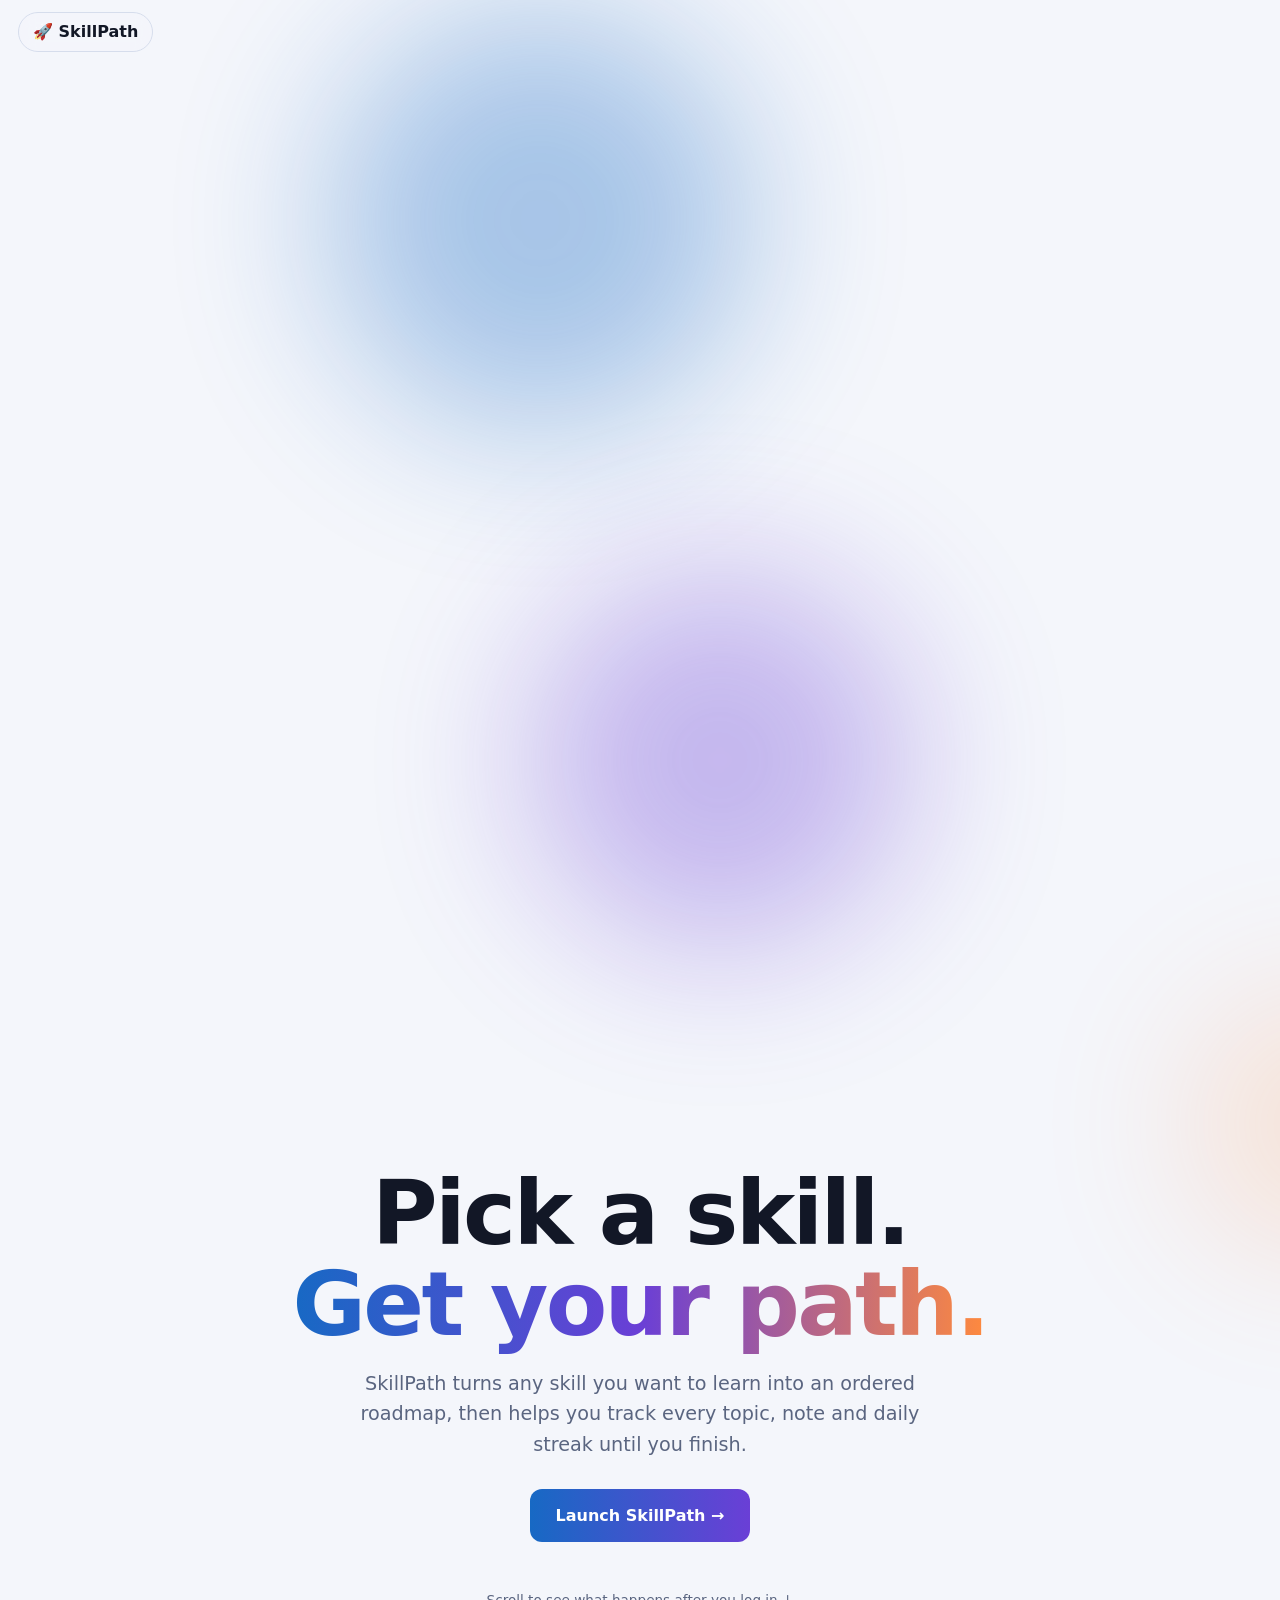
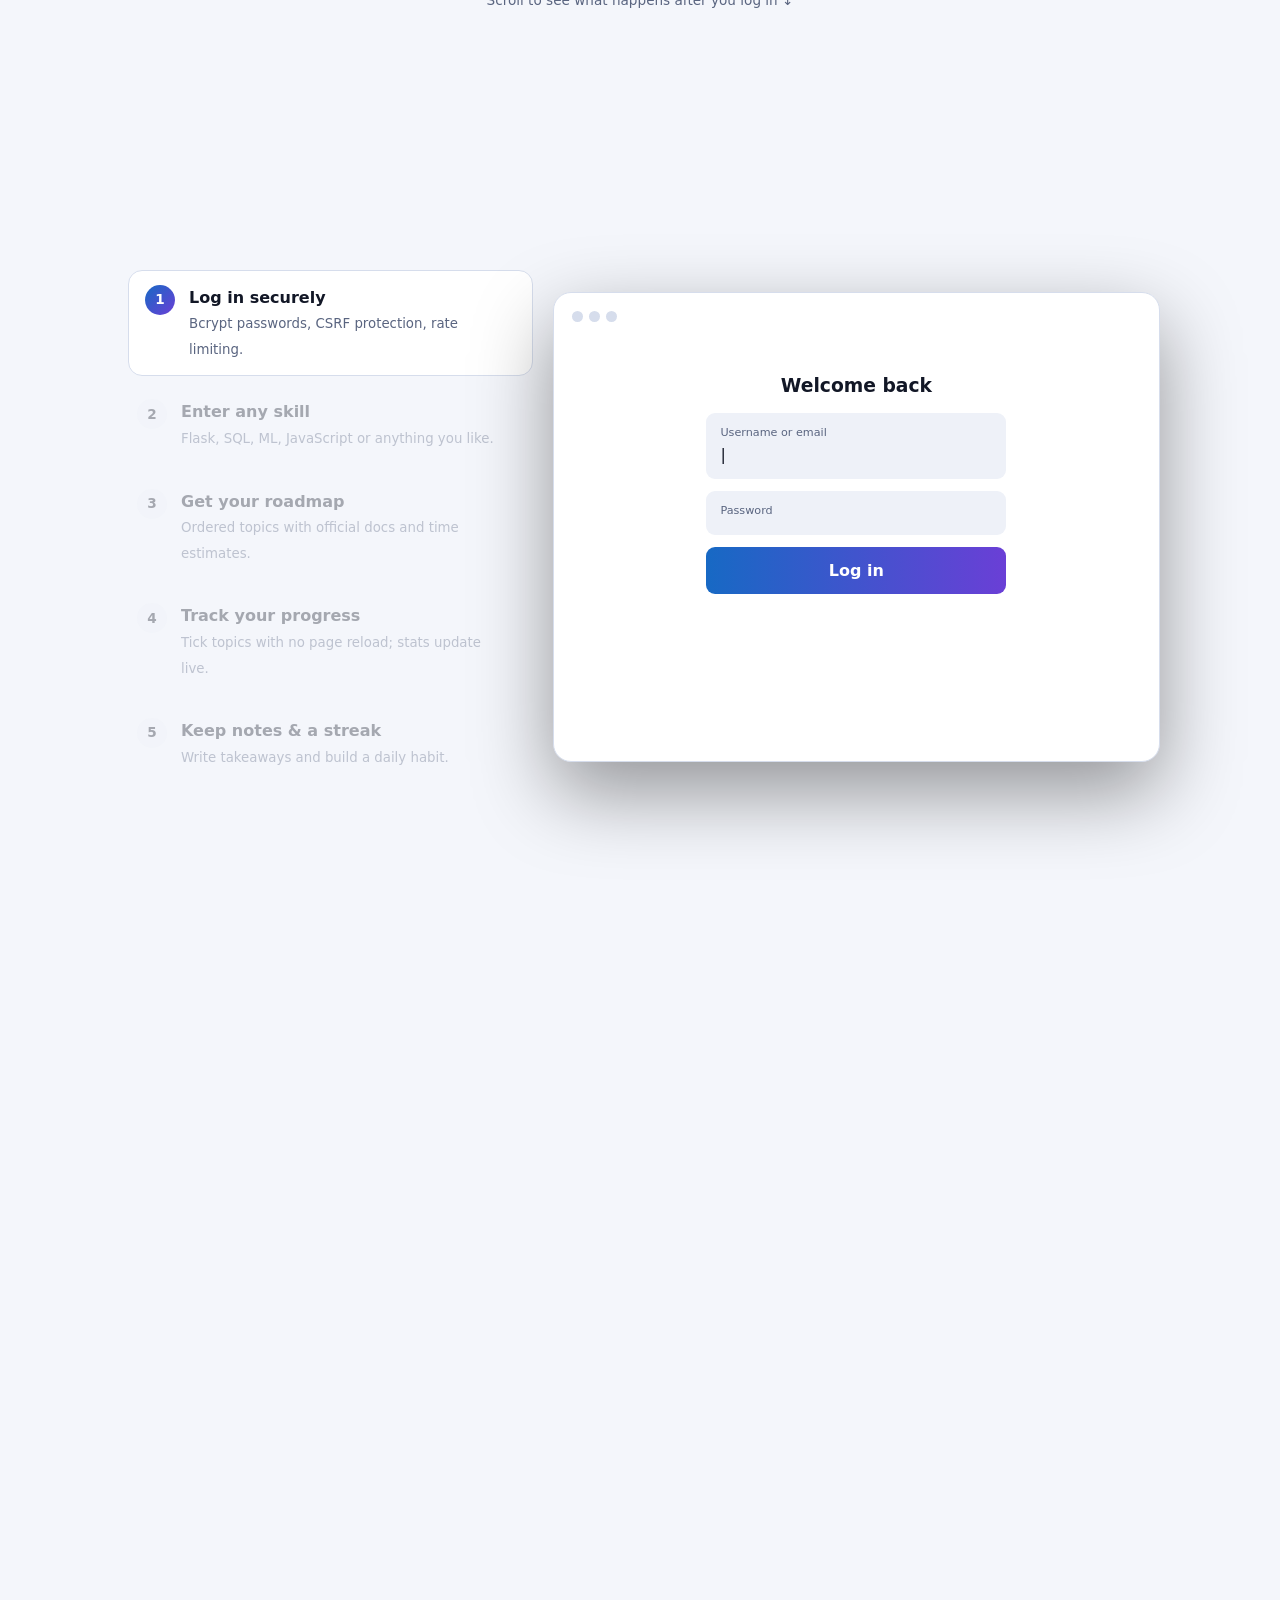
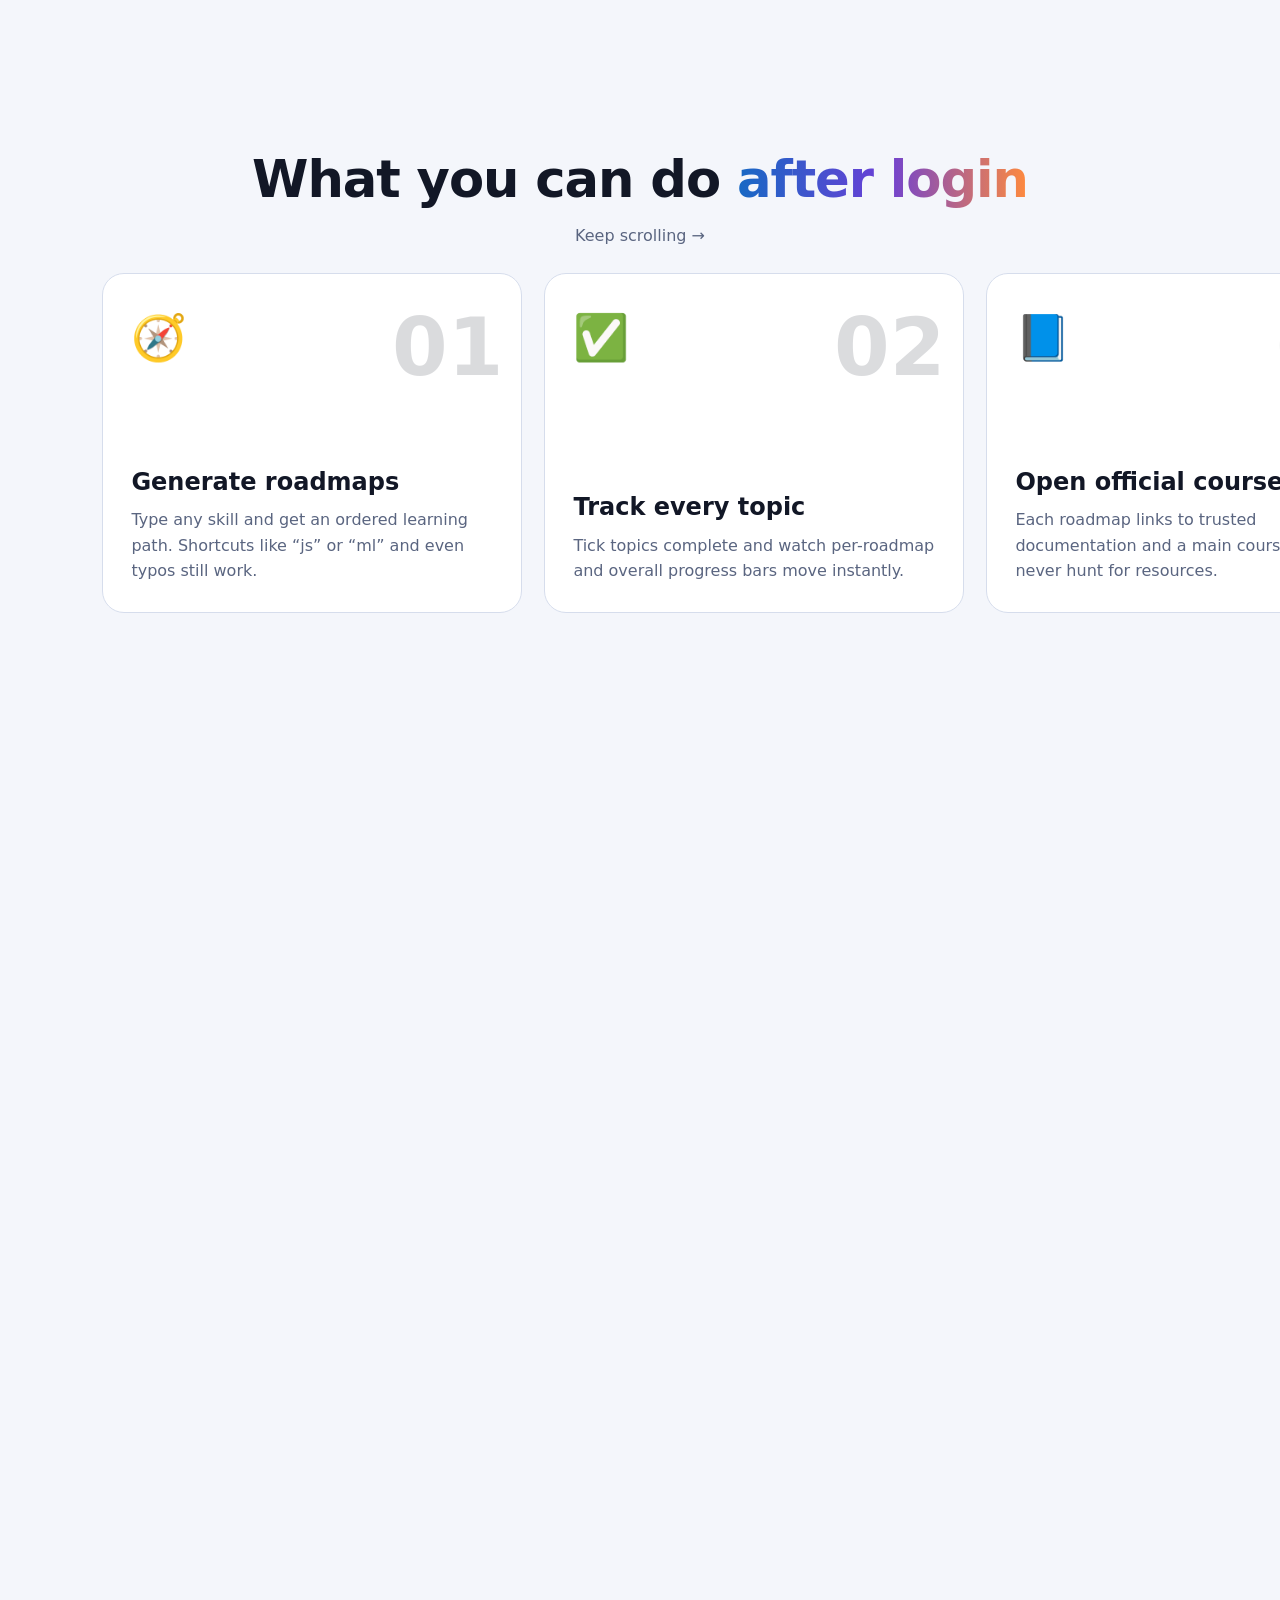
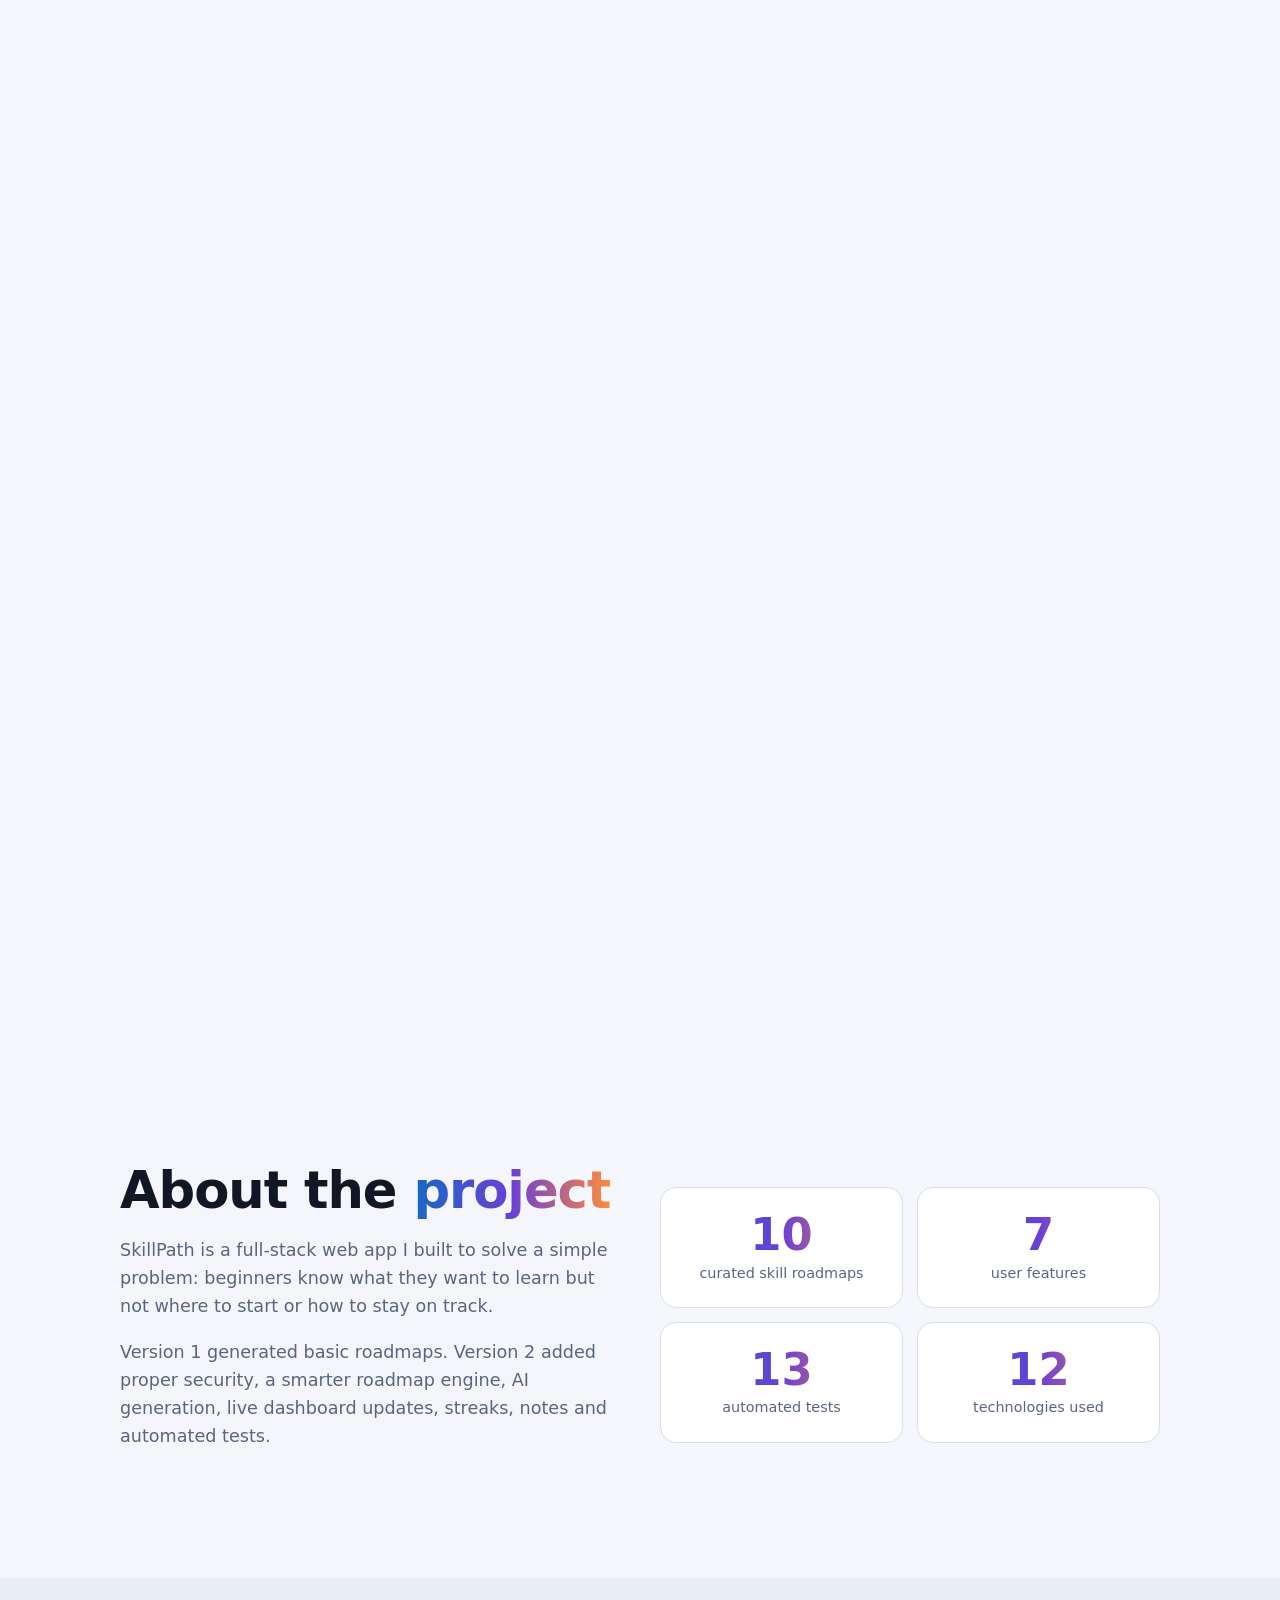
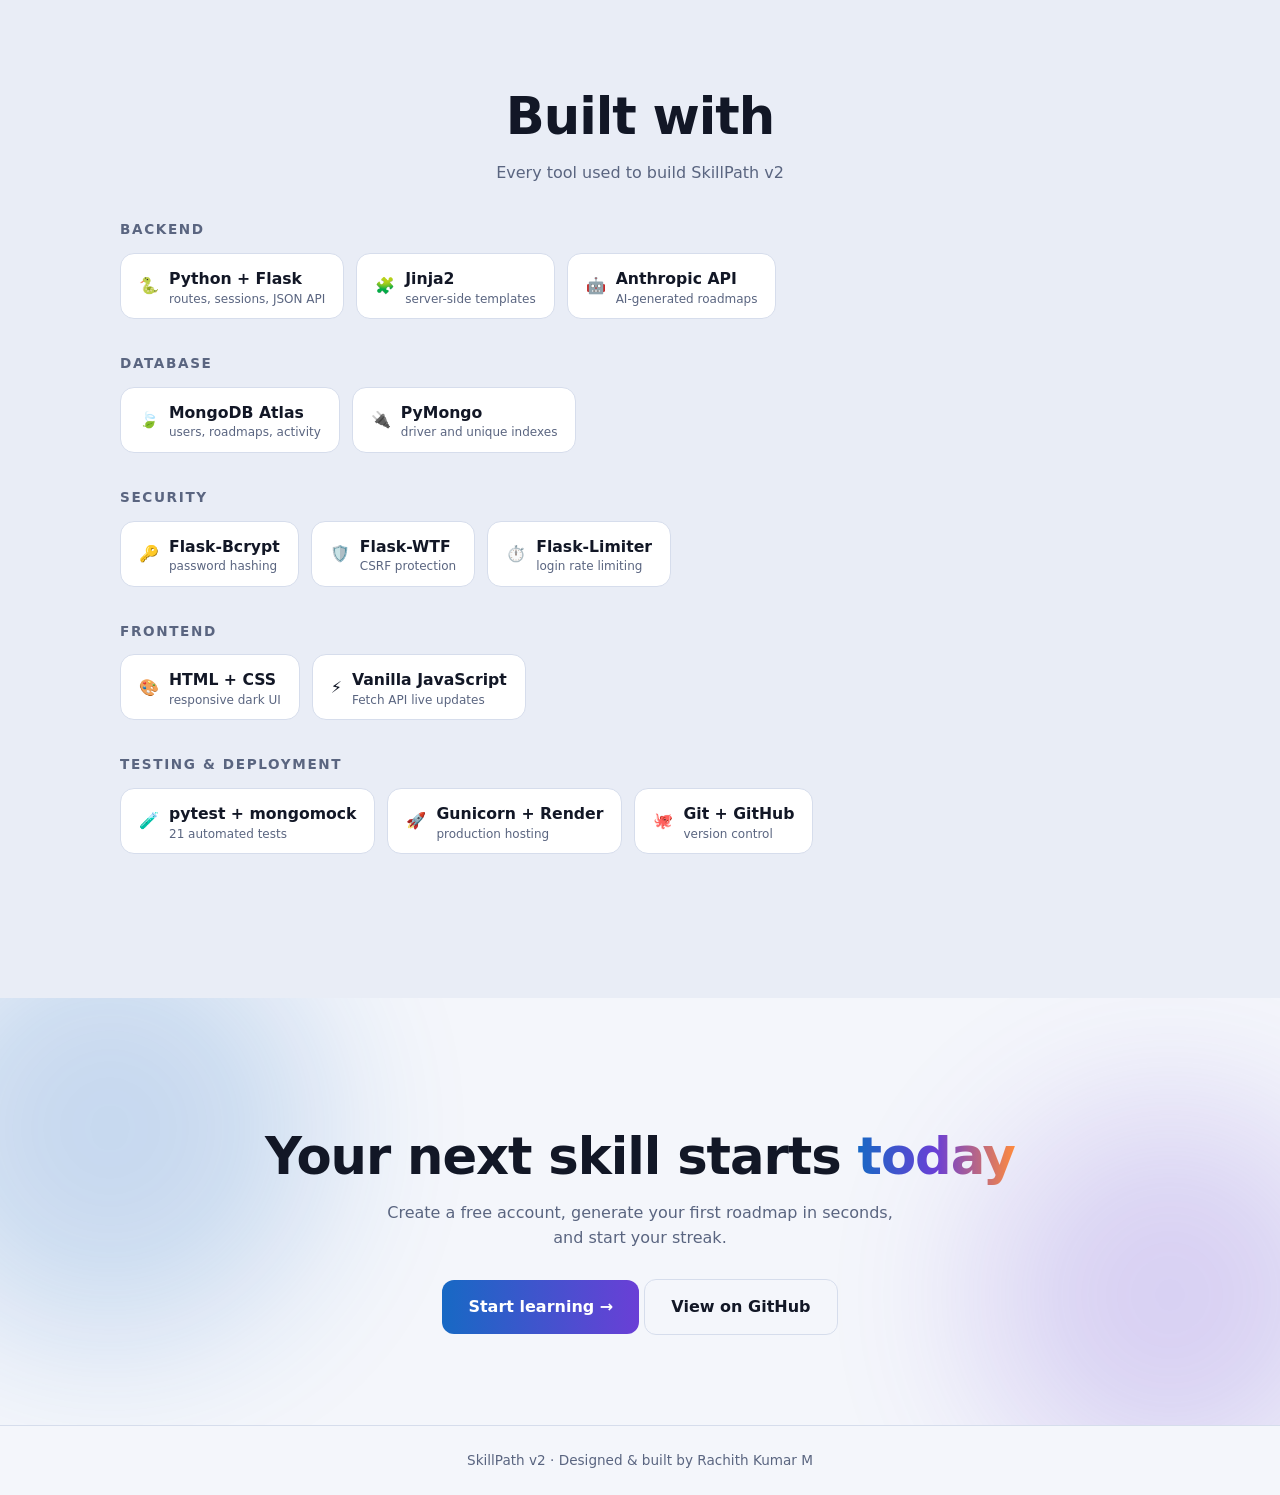
<file: assets/skillpath-demo.html>
<!DOCTYPE html>
<html lang="en">
<head>
<meta charset="utf-8">
<meta name="viewport" content="width=device-width, initial-scale=1, viewport-fit=cover">
<title>SkillPath – Learn any skill, one roadmap at a time</title>
<style>
:root{--bg:#07090f;--bg2:#0d111b;--card:#121827;--field:#1b2336;--line:#25304a;--text:#eef1f8;--muted:#8f9ab3;--a:#3b9cf0;--b:#9b6dff;--ok:#3ecf72;--hot:#ff8a3d;color-scheme:dark;
box-sizing:border-box;padding-top:env(safe-area-inset-top,0px);padding-bottom:env(safe-area-inset-bottom,0px)}
@media(prefers-color-scheme:light){:root{--bg:#f4f6fb;--bg2:#e9edf6;--card:#fff;--field:#eef1f8;--line:#d6ddec;--text:#121726;--muted:#5a6580;--a:#1769c4;--b:#6a3fd6;color-scheme:light}}
*{box-sizing:border-box}
body{margin:0;background:var(--bg);color:var(--text);font:16px/1.6 'Segoe UI',system-ui,-apple-system,sans-serif;overflow-x:hidden}
a{color:inherit;text-decoration:none}
.grad{background:linear-gradient(90deg,var(--a),var(--b),var(--hot));-webkit-background-clip:text;background-clip:text;color:transparent}
#bar{position:fixed;top:0;left:0;height:4px;width:0;background:linear-gradient(90deg,var(--a),var(--b),var(--ok));z-index:99}
.brand{position:fixed;top:calc(12px + env(safe-area-inset-top,0px));left:18px;z-index:90;font-weight:700;background:color-mix(in srgb,var(--bg) 70%,transparent);backdrop-filter:blur(8px);padding:6px 14px;border-radius:99px;border:1px solid var(--line)}
.wrap{max-width:1080px;margin:auto;padding:0 20px}
h1{font-size:clamp(2.6rem,8vw,5.6rem);line-height:1.02;margin:.2em 0;letter-spacing:-.03em}
h2{font-size:clamp(1.8rem,5vw,3.2rem);line-height:1.1;margin:0 0 .3em;letter-spacing:-.02em}
.btn{display:inline-block;padding:14px 26px;border-radius:12px;background:linear-gradient(90deg,var(--a),var(--b));color:#fff;font-weight:700}
.btn.g{background:transparent;border:1px solid var(--line);color:var(--text)}
/* hero */
.hero{min-height:100vh;display:grid;place-items:center;text-align:center;position:relative;overflow:hidden;padding:90px 20px 40px}
.blob{position:absolute;border-radius:50%;filter:blur(80px);opacity:.35;will-change:transform}
.b1{width:420px;height:420px;background:var(--a);top:-80px;left:-100px}.b2{width:380px;height:380px;background:var(--b);bottom:-60px;right:-80px}.b3{width:260px;height:260px;background:var(--hot);top:40%;left:55%;opacity:.2}
.hero>div{position:relative}
.hero p{max-width:620px;margin:0 auto 28px;color:var(--muted);font-size:1.2rem}
.cue{margin-top:48px;color:var(--muted);font-size:.85rem;animation:bob 1.6s infinite}
@keyframes bob{50%{transform:translateY(8px)}}
/* story */
.story{height:520vh;position:relative}
.stage{position:sticky;top:0;height:100vh;display:grid;grid-template-columns:.8fr 1.2fr;gap:28px;align-items:center;max-width:1080px;margin:auto;padding:70px 20px 20px}
.steps{list-style:none;margin:0;padding:0}
.steps li{padding:14px 16px;margin:8px 0;border-radius:14px;border:1px solid transparent;opacity:.35;transition:.35s;display:flex;gap:14px}
.steps li.on{opacity:1;background:var(--card);border-color:var(--line);transform:translateX(8px)}
.steps i{font-style:normal;width:30px;height:30px;border-radius:50%;background:var(--field);display:grid;place-items:center;flex:none;font-weight:700;font-size:.85rem}
.steps li.on i{background:linear-gradient(135deg,var(--a),var(--b));color:#fff}
.steps b{display:block}.steps small{color:var(--muted)}
.win{background:var(--card);border:1px solid var(--line);border-radius:18px;padding:18px;box-shadow:0 30px 80px rgba(0,0,0,.4);position:relative;min-height:470px;overflow:hidden}
.dots{display:flex;gap:6px;margin-bottom:12px}.dots i{width:11px;height:11px;border-radius:50%;background:var(--line)}
.scr{position:absolute;inset:44px 18px 18px;transition:opacity .4s,transform .4s}
.scr.off{opacity:0;transform:translateY(16px);pointer-events:none}
.login{display:flex;flex-direction:column;gap:12px;max-width:300px;margin:34px auto;text-align:center}
.fld{background:var(--field);border-radius:9px;padding:11px 14px;text-align:left;min-height:44px;color:var(--text)}
.fld small{color:var(--muted);display:block;font-size:.7rem}
.cur::after{content:"|";animation:blink 1s infinite}@keyframes blink{50%{opacity:0}}
.pill{background:linear-gradient(90deg,var(--a),var(--b));color:#fff;border-radius:9px;padding:11px;font-weight:700;transition:.3s}
.top{display:flex;justify-content:space-between;align-items:center;margin-bottom:10px}
.chip{background:var(--field);border-radius:99px;padding:4px 12px;font-size:.85rem;transition:.4s}
.chip.hot{background:var(--hot);color:#111;transform:scale(1.12)}
.sts{display:grid;grid-template-columns:repeat(3,1fr);gap:8px;margin-bottom:10px}
.sts div{background:var(--field);border-radius:10px;padding:8px;text-align:center}.sts b{display:block;color:var(--a);font-size:1.2rem}.sts small{font-size:.7rem;color:var(--muted)}
.rm{background:var(--bg2);border:1px solid var(--line);border-radius:12px;padding:12px;transition:.5s}
.rm.off{opacity:0;transform:scale(.94)}
.pb{height:8px;background:var(--field);border-radius:4px;margin:8px 0;overflow:hidden}.pb span{display:block;height:100%;width:0;background:linear-gradient(90deg,var(--a),var(--ok))}
.tp{display:flex;gap:10px;align-items:center;padding:5px 0;border-top:1px solid var(--line);font-size:.92rem}
.ck{width:20px;height:20px;border-radius:50%;border:2px solid var(--line);flex:none;display:grid;place-items:center;font-size:.65rem;color:#fff;transition:.25s}
.tp.d .ck{background:var(--ok);border-color:var(--ok);transform:scale(1.15)}.tp.d span{text-decoration:line-through;color:var(--muted)}
.note{margin-top:8px;border:1px dashed var(--line);border-radius:8px;padding:6px 10px;font-size:.82rem;color:var(--muted);min-height:32px}
/* horizontal */
.hs{height:480vh;position:relative}
.hs .pin{position:sticky;top:0;height:100vh;overflow:hidden;display:flex;flex-direction:column;justify-content:center}
.hs .hd{text-align:center;padding:0 20px 24px}.hs .hd p{color:var(--muted);margin:0}
.trk{display:flex;gap:22px;padding:0 8vw;will-change:transform}
.pn{flex:none;width:min(78vw,420px);height:340px;background:var(--card);border:1px solid var(--line);border-radius:22px;padding:28px;display:flex;flex-direction:column;justify-content:flex-end;position:relative;overflow:hidden}
.pn em{position:absolute;top:10px;right:18px;font-size:5rem;font-style:normal;opacity:.15;font-weight:800}
.pn .ic{font-size:2.8rem;margin-bottom:auto}.pn h3{margin:0 0 6px;font-size:1.5rem}.pn p{margin:0;color:var(--muted)}
/* about */
section.pad{padding:110px 0}
.about{display:grid;grid-template-columns:1fr 1fr;gap:40px;align-items:center}
.about p{color:var(--muted);font-size:1.1rem}
.nums{display:grid;grid-template-columns:1fr 1fr;gap:14px}
.nums div{background:var(--card);border:1px solid var(--line);border-radius:16px;padding:22px;text-align:center}
.nums b{display:block;font-size:2.8rem;line-height:1.1}.nums span{color:var(--muted);font-size:.9rem}
/* tech */
.tech{background:var(--bg2)}
.tg{margin:34px 0}.tg h3{margin:0 0 12px;color:var(--muted);font-size:.85rem;text-transform:uppercase;letter-spacing:.12em}
.tc{display:flex;gap:12px;flex-wrap:wrap}
.t{background:var(--card);border:1px solid var(--line);border-radius:14px;padding:12px 18px;display:flex;gap:10px;align-items:center}
.t small{display:block;color:var(--muted);font-size:.75rem;line-height:1.2}
.t b{font-size:.98rem}
.rv{opacity:0;transform:translateY(40px) scale(.96);transition:opacity .7s,transform .7s;transition-delay:var(--d,0s)}
.rv.l{transform:translateX(-60px)}.rv.r{transform:translateX(60px)}
.rv.in{opacity:1;transform:none}
.end{text-align:center;padding:130px 20px 90px;position:relative;overflow:hidden}
.end p{color:var(--muted);max-width:520px;margin:0 auto 28px}
footer{text-align:center;color:var(--muted);font-size:.85rem;padding:24px 20px calc(24px + env(safe-area-inset-bottom,0px));border-top:1px solid var(--line)}
@media(max-width:820px){.stage{grid-template-columns:1fr;padding-top:56px;gap:10px;align-content:start}.steps{display:flex;gap:6px;overflow:hidden}.steps li{flex:none;padding:6px 10px;margin:0;display:none}.steps li.on{display:flex;transform:none}.steps small{display:none}.win{min-height:430px}.about{grid-template-columns:1fr}.pn{height:300px}}
@media(prefers-reduced-motion:reduce){.rv{opacity:1;transform:none;transition:none}.blob,.cue{animation:none}}
</style>
</head>
<body>
<div id="bar"></div><div class="brand">🚀 SkillPath</div>

<header class="hero">
  <div class="blob b1"></div><div class="blob b2"></div><div class="blob b3"></div>
  <div>
    <h1>Pick a skill.<br><span class="grad">Get your path.</span></h1>
    <p>SkillPath turns any skill you want to learn into an ordered roadmap, then helps you track every topic, note and daily streak until you finish.</p>
    <a class="btn" href="https://skillpath-sc6x.onrender.com" target="_blank" rel="noopener noreferrer">Launch SkillPath →</a>
    <div class="cue">Scroll to see what happens after you log in ↓</div>
  </div>
</header>

<section class="story" id="story">
  <div class="stage">
    <ol class="steps" id="steps">
      <li><i>1</i><div><b>Log in securely</b><small>Bcrypt passwords, CSRF protection, rate limiting.</small></div></li>
      <li><i>2</i><div><b>Enter any skill</b><small>Flask, SQL, ML, JavaScript or anything you like.</small></div></li>
      <li><i>3</i><div><b>Get your roadmap</b><small>Ordered topics with official docs and time estimates.</small></div></li>
      <li><i>4</i><div><b>Track your progress</b><small>Tick topics with no page reload; stats update live.</small></div></li>
      <li><i>5</i><div><b>Keep notes &amp; a streak</b><small>Write takeaways and build a daily habit.</small></div></li>
    </ol>
    <div class="win">
      <div class="dots"><i></i><i></i><i></i></div>
      <div class="scr" id="sLogin"><div class="login">
        <h3 style="margin:0">Welcome back</h3>
        <div class="fld"><small>Username or email</small><span id="u"></span></div>
        <div class="fld"><small>Password</small><span id="pw"></span></div>
        <div class="pill" id="lb">Log in</div></div></div>
      <div class="scr off" id="sDash">
        <div class="top"><b>Welcome, rachith 👋</b><span class="chip" id="streak">🔥 0-day streak</span></div>
        <div class="sts"><div><b id="x1">0%</b><small>Progress</small></div><div><b id="x2">0/8</b><small>Topics done</small></div><div><b id="x3">0h</b><small>Left</small></div></div>
        <div class="fld" style="margin-bottom:10px;display:flex;justify-content:space-between"><span id="sk" class="cur"></span><span style="color:var(--a)">Generate</span></div>
        <div class="rm off" id="rm"><b>Flask <span class="chip" style="font-size:.7rem">beginner</span></b>
          <div class="pb"><span id="pbar"></span></div><div id="tl"></div><div class="note" id="nt"></div></div>
      </div>
    </div>
  </div>
</section>

<section class="hs" id="hs">
  <div class="pin">
    <div class="hd"><h2>What you can do <span class="grad">after login</span></h2><p>Keep scrolling →</p></div>
    <div class="trk" id="trk">
      <div class="pn"><em>01</em><div class="ic">🧭</div><h3>Generate roadmaps</h3><p>Type any skill and get an ordered learning path. Shortcuts like “js” or “ml” and even typos still work.</p></div>
      <div class="pn"><em>02</em><div class="ic">✅</div><h3>Track every topic</h3><p>Tick topics complete and watch per-roadmap and overall progress bars move instantly.</p></div>
      <div class="pn"><em>03</em><div class="ic">📘</div><h3>Open official courses</h3><p>Each roadmap links to trusted documentation and a main course, so you never hunt for resources.</p></div>
      <div class="pn"><em>04</em><div class="ic">📝</div><h3>Write topic notes</h3><p>Capture what you learned beside each topic. Notes autosave as you type.</p></div>
      <div class="pn"><em>05</em><div class="ic">🔥</div><h3>Build a daily streak</h3><p>Finish at least one topic a day to grow your streak and stay consistent.</p></div>
      <div class="pn"><em>06</em><div class="ic">✨</div><h3>AI-made roadmaps</h3><p>For skills outside the curated list, SkillPath can ask Claude to design a custom roadmap.</p></div>
      <div class="pn"><em>07</em><div class="ic">👤</div><h3>Manage your profile</h3><p>Add your bio, education and college, search your roadmaps and delete the ones you no longer need.</p></div>
    </div>
  </div>
</section>

<section class="pad"><div class="wrap about">
  <div class="rv l"><h2>About the <span class="grad">project</span></h2>
    <p>SkillPath is a full-stack web app I built to solve a simple problem: beginners know what they want to learn but not where to start or how to stay on track.</p>
    <p>Version 1 generated basic roadmaps. Version 2 added proper security, a smarter roadmap engine, AI generation, live dashboard updates, streaks, notes and automated tests.</p></div>
  <div class="nums rv r">
    <div><b class="grad" data-n="10">0</b><span>curated skill roadmaps</span></div>
    <div><b class="grad" data-n="7">0</b><span>user features</span></div>
    <div><b class="grad" data-n="21">0</b><span>automated tests</span></div>
    <div><b class="grad" data-n="12">0</b><span>technologies used</span></div>
  </div>
</div></section>

<section class="pad tech"><div class="wrap">
  <h2 class="rv" style="text-align:center">Built with</h2>
  <p class="rv" style="text-align:center;color:var(--muted);margin:0">Every tool used to build SkillPath v2</p>
  <div class="tg"><h3 class="rv">Backend</h3><div class="tc">
    <div class="t rv l"><span>🐍</span><div><b>Python + Flask</b><small>routes, sessions, JSON API</small></div></div>
    <div class="t rv" style="--d:.1s"><span>🧩</span><div><b>Jinja2</b><small>server-side templates</small></div></div>
    <div class="t rv r" style="--d:.2s"><span>🤖</span><div><b>Anthropic API</b><small>AI-generated roadmaps</small></div></div></div></div>
  <div class="tg"><h3 class="rv">Database</h3><div class="tc">
    <div class="t rv l"><span>🍃</span><div><b>MongoDB Atlas</b><small>users, roadmaps, activity</small></div></div>
    <div class="t rv r" style="--d:.1s"><span>🔌</span><div><b>PyMongo</b><small>driver and unique indexes</small></div></div></div></div>
  <div class="tg"><h3 class="rv">Security</h3><div class="tc">
    <div class="t rv l"><span>🔑</span><div><b>Flask-Bcrypt</b><small>password hashing</small></div></div>
    <div class="t rv" style="--d:.1s"><span>🛡️</span><div><b>Flask-WTF</b><small>CSRF protection</small></div></div>
    <div class="t rv r" style="--d:.2s"><span>⏱️</span><div><b>Flask-Limiter</b><small>login rate limiting</small></div></div></div></div>
  <div class="tg"><h3 class="rv">Frontend</h3><div class="tc">
    <div class="t rv l"><span>🎨</span><div><b>HTML + CSS</b><small>responsive dark UI</small></div></div>
    <div class="t rv r" style="--d:.1s"><span>⚡</span><div><b>Vanilla JavaScript</b><small>Fetch API live updates</small></div></div></div></div>
  <div class="tg"><h3 class="rv">Testing &amp; deployment</h3><div class="tc">
    <div class="t rv l"><span>🧪</span><div><b>pytest + mongomock</b><small>21 automated tests</small></div></div>
    <div class="t rv" style="--d:.1s"><span>🚀</span><div><b>Gunicorn + Render</b><small>production hosting</small></div></div>
    <div class="t rv r" style="--d:.2s"><span>🐙</span><div><b>Git + GitHub</b><small>version control</small></div></div></div></div>
</div></section>

<section class="end">
  <div class="blob b1" style="opacity:.2"></div><div class="blob b2" style="opacity:.2"></div>
  <div style="position:relative"><h2 class="rv">Your next skill starts <span class="grad">today</span></h2>
  <p class="rv">Create a free account, generate your first roadmap in seconds, and start your streak.</p>
  <div class="rv"><a class="btn" href="https://skillpath-sc6x.onrender.com" target="_blank" rel="noopener noreferrer">Start learning →</a>
  <a class="btn g" href="https://github.com/rachi2006/learn_skills" target="_blank" rel="noopener noreferrer">View on GitHub</a></div></div>
</section>
<footer>SkillPath v2 · Designed &amp; built by Rachith Kumar M</footer>

<script>
const $=id=>document.getElementById(id),cl=(v,a=0,b=1)=>Math.min(b,Math.max(a,v)),seg=(p,a,b)=>cl((p-a)/(b-a));
const TOP=["Python Basics","Flask Quickstart","Routing","Templates (Jinja)","Forms & CSRF","Authentication","REST APIs","Deployment"],MIN=[60,60,45,60,60,90,90,90];
$("tl").innerHTML=TOP.map(t=>`<div class="tp"><div class="ck">✔</div><span>${t}</span></div>`).join("");
const tps=[...document.querySelectorAll(".tp")],steps=[...document.querySelectorAll("#steps li")],typ=(s,p)=>s.slice(0,Math.round(s.length*p));
const NOTE="Blueprints keep routes organised.";
function story(p){
  $("u").textContent=typ("rachith_kumar",seg(p,.01,.07));$("u").className=p<.07?"cur":"";
  $("pw").textContent="•".repeat(Math.round(10*seg(p,.07,.11)));$("pw").className=p>=.07&&p<.12?"cur":"";
  $("lb").style.transform=p>.115&&p<.14?"scale(.94)":"none";
  const dash=p>.14;$("sLogin").classList.toggle("off",dash);$("sDash").classList.toggle("off",!dash);
  $("sk").textContent=typ("Flask",seg(p,.2,.3));$("sk").className=p<.34?"cur":"";
  $("rm").classList.toggle("off",p<.36);
  const n=Math.round(8*seg(p,.42,.8));tps.forEach((e,i)=>e.classList.toggle("d",i<n));
  const pc=Math.round(n/8*100);$("pbar").style.width=pc+"%";$("x1").textContent=pc+"%";$("x2").textContent=n+"/8";
  $("x3").textContent=(MIN.slice(n).reduce((a,b)=>a+b,0)/60).toFixed(1)+"h";
  const hot=n>0;$("streak").textContent="🔥 "+(hot?1:0)+"-day streak";$("streak").classList.toggle("hot",hot);
  $("nt").textContent=typ(NOTE,seg(p,.84,.97))||"Add a note…";
  const s=p<.14?0:p<.34?1:p<.42?2:p<.82?3:4;steps.forEach((e,i)=>e.classList.toggle("on",i===s));
}
const st=$("story"),hs=$("hs"),trk=$("trk"),bar=$("bar");
function frame(){
  const vh=innerHeight,h=document.documentElement;
  bar.style.width=(h.scrollTop/(h.scrollHeight-vh)*100)+"%";
  let r=st.getBoundingClientRect();story(cl(-r.top/(r.height-vh)));
  r=hs.getBoundingClientRect();const hp=cl(-r.top/(r.height-vh));
  trk.style.transform=`translateX(${-hp*(trk.scrollWidth-innerWidth)}px)`;
  const y=h.scrollTop;document.querySelector(".b1").style.transform=`translateY(${y*.25}px)`;
  document.querySelector(".b2").style.transform=`translateY(${-y*.18}px)`;
  document.querySelector(".b3").style.transform=`translate(${-y*.2}px,${y*.1}px)`;
}
let tick=false;addEventListener("scroll",()=>{if(!tick){tick=true;requestAnimationFrame(()=>{frame();tick=false})}},{passive:true});
addEventListener("resize",frame);frame();
const io=new IntersectionObserver(es=>es.forEach(e=>{if(!e.isIntersecting)return;e.target.classList.add("in");
e.target.querySelectorAll("[data-n]").forEach(el=>{const to=+el.dataset.n;let v=0;const t=setInterval(()=>{v++;el.textContent=v;if(v>=to)clearInterval(t)},60)});
io.unobserve(e.target)}),{threshold:.2});
document.querySelectorAll(".rv").forEach(el=>io.observe(el));
</script>
</body>
</html>
</file>
<file: css/style.css>
/* =========================================================
   ROOT
========================================================= */

:root {
    --bg: #05070a;
    --bg-secondary: #080c12;

    --surface: rgba(12, 18, 27, 0.72);
    --surface-light: rgba(255, 255, 255, 0.035);

    --text: #f5f7fa;
    --muted: #8d98a8;

    --accent: #ff6b5f;
    --accent-strong: #ef233c;
    --accent-soft: rgba(239, 35, 60, 0.14);

    --border: rgba(255, 255, 255, 0.1);

    --max-width: 1440px;

    --radius: 20px;

    --transition: 0.3s ease;
}


/* =========================================================
   RESET
========================================================= */

* {
    margin: 0;
    padding: 0;
    box-sizing: border-box;
}

html {
    scroll-behavior: smooth;
    overflow-x: hidden;
}

body {
    font-family: "Inter", sans-serif;

    background: var(--bg);

    color: var(--text);

    line-height: 1.6;

    overflow-x: hidden;
    background-image:
        radial-gradient(circle at 16% 12%, rgba(239, 35, 60, 0.12), transparent 28rem),
        radial-gradient(circle at 84% 70%, rgba(122, 18, 30, 0.12), transparent 30rem);
}

body::before {
    content: "";
    position: fixed;
    inset: 0;
    z-index: 20;
    pointer-events: none;
    opacity: 0.08;
    background-image: repeating-radial-gradient(circle at 0 0, rgba(255,255,255,0.65) 0 0.5px, transparent 0.5px 4px);
    background-size: 7px 7px;
    mix-blend-mode: soft-light;
}

a {
    color: inherit;
    text-decoration: none;
}

button {
    font: inherit;
}

img {
    display: block;
    width: 100%;
}

::selection {
    background: var(--accent);
    color: var(--bg);
}

.scroll-progress {
    position: fixed;
    top: 0;
    left: 0;
    z-index: 1100;
    width: 0;
    height: 3px;
    background: linear-gradient(90deg, var(--accent-strong), #a7f3d0);
    box-shadow: 0 0 18px rgba(56, 189, 248, 0.8);
    transition: width 0.08s linear;
}

.cursor-glow {
    position: fixed;
    z-index: -1;
    width: 320px;
    height: 320px;
    border-radius: 50%;
    pointer-events: none;
    opacity: 0;
    background: radial-gradient(circle, rgba(125, 211, 252, 0.11), transparent 68%);
    transform: translate(-50%, -50%);
    transition: opacity 0.25s ease;
}


/* =========================================================
   BACKGROUND
========================================================= */

.background-grid {
    position: fixed;
    inset: 0;

    pointer-events: none;

    opacity: 0.18;

    background-image:
        linear-gradient(
            rgba(255,255,255,0.025) 1px,
            transparent 1px
        ),
        linear-gradient(
            90deg,
            rgba(255,255,255,0.025) 1px,
            transparent 1px
        );

    background-size: 60px 60px;

    z-index: -3;
}

.background-glow {
    position: fixed;

    width: 500px;
    height: 500px;

    border-radius: 50%;

    filter: blur(130px);

    pointer-events: none;

    opacity: 0.08;

    z-index: -2;
}

.glow-one {
    top: -200px;
    left: -200px;

    background: #e11d48;
}

.glow-two {
    right: -250px;
    top: 40%;

    background: #7f1d1d;
}


/* =========================================================
   GENERAL
========================================================= */

.section {
    position: relative;

    padding: 120px 24px;
    scroll-margin-top: 70px;
}

.section-container {
    width: min(var(--max-width), 100%);

    margin: auto;
}

.section-heading {
    max-width: 720px;

    margin-bottom: 70px;
}

.section-number {
    display: block;

    margin-bottom: 16px;

    color: var(--accent);

    font-size: 0.72rem;

    font-weight: 700;

    letter-spacing: 0.18em;
}

.section-heading h2 {
    font-size: clamp(2.2rem, 5vw, 4rem);

    line-height: 1.08;

    letter-spacing: -0.04em;
}

.section-heading h2 span {
    color: var(--accent);
}

.section-heading p {
    margin-top: 20px;

    max-width: 650px;

    color: var(--muted);

    font-size: 1rem;
}


/* =========================================================
   GLASS CARD
========================================================= */

.glass-card {
    position: relative;

    background: var(--surface);

    border: 1px solid var(--border);

    backdrop-filter: blur(18px);
    -webkit-backdrop-filter: blur(18px);

    border-radius: var(--radius);
    box-shadow: 0 30px 80px rgba(0, 0, 0, 0.24);
    transition:
        transform 0.45s cubic-bezier(0.2, 0.8, 0.2, 1),
        border-color var(--transition),
        box-shadow var(--transition);
}

.glass-card::before {
    content: "";
    position: absolute;
    inset: 0;
    border-radius: inherit;
    pointer-events: none;
    opacity: 0;
    background: linear-gradient(120deg, rgba(255,255,255,0.1), transparent 35%);
    transition: opacity var(--transition);
}

.glass-card:hover::before {
    opacity: 1;
}


/* =========================================================
   NAVBAR
========================================================= */

.navbar {
    position: fixed;

    top: 0;
    left: 0;

    width: 100%;

    z-index: 1000;

    border-bottom: 1px solid transparent;

    transition: var(--transition);
}

.navbar.scrolled {
    background: rgba(5, 7, 10, 0.78);

    border-color: var(--border);

    backdrop-filter: blur(18px);
    box-shadow: 0 12px 35px rgba(0,0,0,0.18);
}

.nav-container {
    width: min(var(--max-width), 100%);

    height: 78px;

    margin: auto;

    padding: 0 24px;

    display: flex;

    align-items: center;

    justify-content: space-between;
}

.logo {
    font-size: 0.95rem;

    font-weight: 800;

    letter-spacing: 0.12em;
}

.logo span {
    color: var(--accent);
}

.nav-links {
    display: flex;

    align-items: center;

    gap: 28px;
}

.nav-links a {
    color: var(--muted);

    font-size: 0.8rem;

    font-weight: 600;

    transition: var(--transition);
}

.nav-links a:hover,
.nav-links a.active {
    color: var(--text);
}

.mobile-menu {
    display: none;

    width: 42px;
    height: 42px;

    background: transparent;

    border: 1px solid var(--border);

    border-radius: 10px;

    cursor: pointer;
}

.mobile-menu span {
    display: block;

    width: 18px;
    height: 1px;

    margin: 4px auto;

    background: var(--text);
}


/* =========================================================
   HERO
========================================================= */

.hero {
    min-height: 100vh;

    padding-top: 160px;

    display: flex;

    align-items: center;

    isolation: isolate;
    overflow: hidden;
    background:
        radial-gradient(ellipse at 68% 48%, rgba(239, 35, 60, 0.34), transparent 34%),
        linear-gradient(110deg, transparent 42%, rgba(80, 8, 16, 0.34));
}

.hero::before {
    content: "";
    position: absolute;
    inset: 0;
    z-index: -1;
    pointer-events: none;
    opacity: 0.35;
    background: repeating-linear-gradient(0deg, transparent 0 5px, rgba(255, 74, 74, 0.025) 6px 7px);
    animation: scanline 10s linear infinite;
}

.hero::after {
    content: "SCROLL TO EXPLORE  ↓";
    position: absolute;
    right: 24px;
    bottom: 35px;
    color: rgba(255,255,255,0.3);
    font-size: 0.58rem;
    font-weight: 800;
    letter-spacing: 0.16em;
    writing-mode: vertical-rl;
    animation: drift 2.4s ease-in-out infinite;
}

.hero-container {
    width: min(var(--max-width), 100%);

    margin: auto;

    display: grid;

    grid-template-columns: 0.92fr 1.08fr;

    gap: 80px;

    align-items: center;
}

.hero-content.revealed {
    transform: translate3d(0, var(--hero-content-shift, 0px), 0) scale(1);
}

.hero-visual.revealed {
    transform: translate3d(0, var(--hero-visual-shift, 0px), 0) scale(1);
}

.hero-label {
    display: inline-flex;

    align-items: center;

    gap: 9px;

    margin-bottom: 25px;

    padding: 8px 13px;

    border: 1px solid var(--border);

    border-radius: 100px;

    background: rgba(255,255,255,0.025);

    color: var(--muted);

    font-size: 0.68rem;

    font-weight: 700;

    letter-spacing: 0.12em;
}

.status-dot {
    width: 6px;
    height: 6px;

    border-radius: 50%;

    background: var(--accent);

    box-shadow: 0 0 12px var(--accent);
}

.hero h1 {
    max-width: 800px;

    font-size: clamp(3.2rem, 7vw, 6.5rem);

    line-height: 0.98;

    letter-spacing: -0.04em;
    font-family: "Playfair Display", Georgia, serif;
    font-weight: 600;
}

.hero h1 span {
    color: var(--accent);
}

.hero-description {
    max-width: 620px;

    margin-top: 30px;

    color: var(--muted);

    font-size: 1.05rem;
}

.hero-stats {
    display: flex;
    gap: 12px;
    margin-top: 24px;
}

.hero-stat {
    min-width: 120px;
    padding: 12px 16px;
    border: 1px solid var(--border);
    border-radius: 10px;
    background: rgba(255,255,255,0.025);
}

.hero-stat strong,
.hero-stat span {
    display: block;
}

.hero-stat strong {
    color: var(--text);
    font-size: 0.95rem;
    line-height: 1.2;
}

.hero-stat span {
    margin-top: 4px;
    color: var(--muted);
    font-size: 0.62rem;
    letter-spacing: 0.08em;
    text-transform: uppercase;
}

.hero-actions {
    display: flex;

    flex-wrap: wrap;

    gap: 12px;

    margin-top: 35px;
}

.btn {
    display: inline-flex;

    align-items: center;

    justify-content: center;

    gap: 10px;

    padding: 13px 19px;

    border-radius: 10px;

    font-size: 0.78rem;

    font-weight: 700;

    transition:
        transform var(--transition),
        background var(--transition),
        border-color var(--transition);
}

.btn:hover {
    transform: translateY(-3px);
}

.btn-primary {
    background: var(--text);
    color: #05070a;
}

.btn-secondary {
    border: 1px solid var(--border);

    background: rgba(255,255,255,0.025);

    color: var(--text);
}

.btn-secondary:hover {
    border-color: rgba(99,179,255,0.35);
}

.hero-socials {
    display: flex;

    align-items: center;

    gap: 12px;

    margin-top: 25px;

    color: var(--muted);

    font-size: 0.76rem;
}

.hero-socials a:hover {
    color: var(--accent);
}


/* =========================================================
   HERO PHOTO
========================================================= */

.hero-visual {
    position: relative;

    min-height: 620px;

    display: flex;

    align-items: center;

    justify-content: center;
}

.hero-visual::before,
.hero-visual::after {
    content: "";
    position: absolute;
    pointer-events: none;
    clip-path: polygon(20% 0, 100% 0, 82% 32%, 100% 100%, 0 100%, 18% 55%);
}

.hero-visual::before {
    inset: 5% 0 2% 2%;
    background:
        linear-gradient(135deg, transparent 0 27%, rgba(255, 255, 255, 0.7) 27.3% 27.7%, transparent 28%),
        linear-gradient(45deg, transparent 0 66%, rgba(255, 255, 255, 0.5) 66.3% 66.7%, transparent 67%),
        linear-gradient(135deg, #f0192f, #650914 54%, #170408);
    opacity: 0.92;
    transform: rotate(-2deg);
}

.hero-visual::after {
    inset: 9% 4% 7% 7%;
    background:
        linear-gradient(115deg, transparent 0 42%, rgba(255, 38, 53, 0.8) 42.3% 43%, transparent 43.3%),
        linear-gradient(65deg, transparent 0 58%, rgba(0, 0, 0, 0.8) 58.2% 59%, transparent 59.3%),
        rgba(4, 4, 7, 0.48);
    mix-blend-mode: screen;
    transform: rotate(2deg);
}

.id-lanyard {
    position: absolute;
    z-index: 2;
    top: 3%;
    left: 50%;
    display: flex;
    flex-direction: column;
    align-items: center;
    transform: translateX(-50%) rotate(-3deg);
    pointer-events: none;
}

.lanyard-loop {
    width: 52px;
    height: 28px;
    border: 2px solid rgba(255, 107, 95, 0.75);
    border-bottom: 0;
    border-radius: 30px 30px 0 0;
}

.lanyard-label {
    position: relative;
    padding: 8px 13px;
    border: 1px solid rgba(255, 107, 95, 0.55);
    border-radius: 5px;
    background: linear-gradient(135deg, #a90f24, #4c0711);
    box-shadow: 0 12px 25px rgba(0,0,0,0.3);
    color: var(--text);
    font-size: 0.53rem;
    font-weight: 800;
    letter-spacing: 0.12em;
    white-space: nowrap;
}

.lanyard-label::after {
    content: "";
    position: absolute;
    left: 50%;
    top: 100%;
    width: 2px;
    height: 65px;
    background: var(--accent);
    transform: translateX(-50%);
}

.student-card {
    position: relative;

    z-index: 1;
    width: min(560px, 92%);

    padding: 18px;

    border: 1px solid var(--border);

    border-radius: 18px;

    background:
        linear-gradient(
            145deg,
            rgba(255,255,255,0.12),
            rgba(255,255,255,0.025)
        );

    box-shadow:
        0 40px 100px rgba(0,0,0,0.45),
        0 0 80px rgba(239, 35, 60, 0.22);

    transform:
        perspective(1200px)
        rotateY(calc(-8deg + var(--card-scroll-rotate, 0deg) + var(--card-pointer-rotate-y, 0deg)))
        rotateX(calc(4deg - var(--card-scroll-tilt, 0deg) + var(--card-pointer-rotate-x, 0deg)))
        translateY(calc(var(--card-scroll-y, 0px)));

    transition: transform 0.2s ease, box-shadow 0.3s ease;
    animation: float-card 7s ease-in-out infinite;
}

.student-card::before {
    content: "";
    position: absolute;
    inset: 0;
    border-radius: inherit;
    pointer-events: none;
    background:
        linear-gradient(135deg, rgba(239, 35, 60, 0.2), transparent 38%),
        repeating-linear-gradient(0deg, transparent 0 5px, rgba(255,255,255,0.025) 6px 7px);
}

.student-card-top,
.student-card-footer {
    display: flex;

    justify-content: space-between;

    align-items: center;

    color: var(--muted);

    font-size: 0.58rem;

    font-weight: 700;

    letter-spacing: 0.14em;
}

.student-card-top {
    padding: 1px 3px 20px;
}

.student-card-body {
    position: relative;
    display: grid;
    grid-template-columns: minmax(150px, 0.86fr) 1.14fr;
    gap: 22px;
    align-items: center;
}

.student-photo {
    position: relative;

    overflow: hidden;

    aspect-ratio: 0.82;

    border-radius: 12px;

    background: #0b1017;
}

.student-photo::after {
    content: "";
    position: absolute;
    inset: 0;
    background:
        linear-gradient(135deg, rgba(239, 35, 60, 0.16), transparent 38%),
        linear-gradient(to bottom, transparent 45%, rgba(5, 7, 10, 0.88));
}

.student-photo img {
    height: 100%;
    object-fit: cover;
    object-position: center top;
    filter: saturate(1.1) contrast(1.08);
}

.student-photo span {
    position: absolute;
    z-index: 1;
    right: 12px;
    bottom: 10px;
    color: var(--text);
    font-size: 0.72rem;
    font-weight: 800;
    letter-spacing: 0.12em;
}

.student-details {
    min-width: 0;
}

.student-eyebrow {
    color: var(--accent);
    font-size: 0.58rem;
    font-weight: 800;
    letter-spacing: 0.12em;
}

.student-details h2 {
    margin: 8px 0 22px;
    font-family: "Playfair Display", Georgia, serif;
    font-size: clamp(1.55rem, 3vw, 2.25rem);
    line-height: 1;
}

.student-detail-grid {
    display: grid;
    grid-template-columns: repeat(2, minmax(0, 1fr));
    gap: 16px 12px;
}

.student-detail-grid div {
    display: flex;
    flex-direction: column;
}

.student-detail-grid span {
    margin-bottom: 4px;
    color: var(--muted);
    font-size: 0.58rem;
    letter-spacing: 0.08em;
    text-transform: uppercase;
}

.student-detail-grid strong {
    color: var(--text);
    font-size: 0.72rem;
    line-height: 1.35;
}

.student-card-footer {
    padding: 20px 3px 1px;
    font-size: 0.52rem;
}

.student-card-mark {
    display: inline-flex;
    align-items: center;
    justify-content: center;
    min-width: 54px;
    min-height: 24px;
    padding: 4px 7px;
    border: 1px solid var(--border);
    border-radius: 7px;
    color: var(--accent);
}

.student-card-tag {
    position: absolute;
    z-index: 3;
    right: 4%;
    bottom: 12%;
    display: flex;
    align-items: center;
    gap: 8px;
    padding: 9px 13px;
    border: 1px solid rgba(255, 107, 95, 0.45);
    border-radius: 100px;
    background: rgba(30, 6, 10, 0.9);
    box-shadow: 0 15px 35px rgba(0,0,0,0.3);
    color: var(--text);
    font-size: 0.58rem;
    font-weight: 800;
    letter-spacing: 0.1em;
    transform: rotate(4deg);
}

.student-card-tag::before {
    content: "";
    position: absolute;
    right: 24px;
    bottom: 100%;
    width: 1px;
    height: 24px;
    background: var(--accent);
    opacity: 0.65;
}

.student-card-tag b {
    color: var(--accent);
}

.floating-tag {
    position: absolute;

    padding: 10px 14px;

    border: 1px solid var(--border);

    border-radius: 10px;

    background: rgba(30, 6, 10, 0.78);

    backdrop-filter: blur(15px);

    color: var(--text);

    font-size: 0.68rem;

    font-weight: 700;

    box-shadow: 0 20px 40px rgba(0,0,0,0.25);
}

.tag-python {
    top: 18%;

    right: 0;
}

.tag-data {
    bottom: 22%;

    left: 0;
}

.tag-ai {
    top: 45%;

    right: -15px;

    color: var(--accent);
}


/* =========================================================
   ABOUT
========================================================= */

.about-grid {
    display: grid;

    grid-template-columns: 1.3fr 0.7fr;

    gap: 18px;
}

.about-main {
    grid-row: span 2;

    padding: 42px;
}

.card-label {
    display: block;

    margin-bottom: 16px;

    color: var(--accent);

    font-size: 0.65rem;

    font-weight: 800;

    letter-spacing: 0.15em;
}

.about-main h3 {
    font-size: 2rem;

    margin-bottom: 18px;
}

.about-main p {
    max-width: 650px;

    margin-bottom: 18px;

    color: var(--muted);
}

.about-status,
.about-learning,
.about-direction {
    padding: 30px;
}

.stage-number {
    color: rgba(99,179,255,0.18);

    font-size: 4rem;

    font-weight: 800;

    line-height: 1;
}

.about-status h3 {
    margin-top: 12px;

    font-size: 1.25rem;
}

.about-status p {
    color: var(--muted);

    font-size: 0.85rem;
}

.skill-tags {
    display: flex;

    flex-wrap: wrap;

    gap: 8px;
}

.skill-tags span,
.project-stack span,
.github-focus span {
    padding: 7px 10px;

    border: 1px solid var(--border);

    border-radius: 7px;

    color: var(--muted);

    background: rgba(255,255,255,0.02);

    font-size: 0.65rem;

    font-weight: 600;
}

.about-direction h3 {
    margin-bottom: 10px;

    font-size: 1.15rem;
}

.about-direction p {
    color: var(--muted);

    font-size: 0.82rem;
}


/* =========================================================
   JOURNEY
========================================================= */

.timeline {
    position: relative;

    max-width: 900px;

    margin-left: auto;
    margin-right: auto;
}

.timeline::before {
    content: "";

    position: absolute;

    left: 100px;
    top: 0;
    bottom: 0;

    width: 1px;

    background: var(--border);
}

.timeline-item {
    position: relative;

    display: grid;

    grid-template-columns: 100px 1px 1fr;

    gap: 35px;

    min-height: 160px;
}

.timeline-year {
    padding-top: 5px;

    color: var(--accent);

    font-size: 0.78rem;

    font-weight: 800;

    letter-spacing: 0.08em;
}

.timeline-line {
    position: relative;
}

.timeline-line span {
    position: absolute;

    top: 7px;
    left: -4px;

    width: 9px;
    height: 9px;

    border-radius: 50%;

    background: var(--bg);

    border: 2px solid var(--accent);
}

.timeline-content {
    padding-bottom: 50px;
}

.timeline-content > span {
    color: var(--muted);

    font-size: 0.65rem;

    font-weight: 800;

    letter-spacing: 0.14em;
}

.timeline-content h3 {
    margin: 9px 0;

    font-size: 1.35rem;
}

.timeline-content p {
    max-width: 600px;

    color: var(--muted);

    font-size: 0.88rem;
}

.timeline-current .timeline-line span {
    box-shadow: 0 0 20px rgba(99,179,255,0.6);
}

.journey-statement {
    max-width: 800px;

    margin: 60px auto 0;

    padding: 30px;

    border-top: 1px solid var(--border);

    border-bottom: 1px solid var(--border);

    text-align: center;
}

.journey-statement span {
    color: var(--accent);

    font-size: 0.65rem;

    font-weight: 800;

    letter-spacing: 0.15em;
}

.journey-statement p {
    margin-top: 10px;

    font-size: clamp(1.1rem, 2vw, 1.5rem);

    font-weight: 600;
}


/* =========================================================
   SKILLS
========================================================= */

.skills-grid {
    display: grid;

    grid-template-columns: repeat(3, 1fr);

    gap: 16px;
}

.skill-card {
    position: relative;

    min-height: 220px;

    padding: 30px;

    transition:
        transform var(--transition),
        border-color var(--transition);
}

.skill-card:hover {
    transform: translateY(-5px);

    border-color: rgba(99,179,255,0.25);
}

.skill-card,
.project-card,
.direction-card,
.certificate-card {
    transform-style: preserve-3d;
}

.skill-index {
    color: rgba(99,179,255,0.5);

    font-size: 0.65rem;

    font-weight: 800;
}

.skill-card h3 {
    margin: 35px 0 20px;

    font-size: 1.2rem;
}

.skill-list {
    display: flex;

    flex-wrap: wrap;

    gap: 7px;
}

.skill-list span {
    color: var(--muted);

    font-size: 0.75rem;
}

.skill-list span:not(:last-child)::after {
    content: " /";

    color: rgba(255,255,255,0.2);

    margin-left: 5px;
}

.learning-panel {
    margin-top: 18px;

    padding: 30px;

    display: grid;

    grid-template-columns: 0.7fr 1.3fr;

    gap: 40px;
}

.learning-heading h3 {
    font-size: 1.2rem;
}

.learning-items {
    display: grid;

    grid-template-columns: repeat(2, 1fr);

    gap: 12px;
}

.learning-items div {
    padding: 13px;

    border: 1px solid var(--border);

    border-radius: 10px;

    color: var(--muted);

    font-size: 0.75rem;
}

.learning-items span {
    margin-right: 10px;

    color: var(--accent);

    font-size: 0.62rem;
}


/* =========================================================
   CERTIFICATIONS
========================================================= */

.certifications-grid {
    display: grid;

    grid-template-columns: repeat(3, 1fr);

    gap: 18px;
}

.certificate-card {
    overflow: hidden;

    transition:
        transform var(--transition),
        border-color var(--transition);
}

.certificate-card:hover {
    transform: translateY(-5px);

    border-color: rgba(99,179,255,0.25);
}

.certificate-image {
    height: 230px;

    padding: 12px;

    background: rgba(255,255,255,0.025);
}

.certificate-image img {
    width: 100%;
    height: 100%;

    object-fit: cover;

    border-radius: 10px;
}

.certificate-image object {
    width: 100%;
    height: 100%;
    display: block;
    border: 0;
    border-radius: 10px;
    background: #f7fafc;
}

.certificate-image object a {
    display: block;
    padding: 20px;
    color: #0f172a;
    font-weight: 700;
}

.certificate-content {
    position: relative;

    padding: 28px;
}

.certificate-number {
    position: absolute;

    top: 25px;
    right: 28px;

    color: rgba(255,255,255,0.15);

    font-size: 1.8rem;

    font-weight: 800;
}

.certificate-content h3 {
    margin-top: 20px;

    font-size: 1.15rem;
}

.certificate-content p {
    color: var(--muted);

    font-size: 0.82rem;
}

.certificate-year {
    display: inline-block;

    margin-top: 20px;

    color: var(--accent);

    font-size: 0.68rem;

    font-weight: 700;
}

.certificate-link {
    display: inline-block;
    margin-top: 20px;
    color: var(--accent);
    font-size: 0.68rem;
    font-weight: 700;
    transition: var(--transition);
}

.certificate-link:hover {
    color: var(--text);
    transform: translateX(3px);
}

.certificate-placeholder {
    min-height: 330px;

    padding: 30px;

    display: flex;

    flex-direction: column;

    justify-content: center;
}

.certificate-placeholder .certificate-number {
    position: static;

    margin-bottom: 25px;
}

.certificate-placeholder h3 {
    font-size: 1.5rem;

    margin-bottom: 10px;
}

.certificate-placeholder p {
    color: var(--muted);

    font-size: 0.85rem;
}


/* =========================================================
   PROJECTS
========================================================= */

.project-featured {
    display: grid;

    grid-template-columns: 0.85fr 1.15fr;

    overflow: hidden;

    min-height: 500px;
}

.project-featured-content {
    padding: 48px;

    display: flex;

    flex-direction: column;

    justify-content: center;
}

.project-meta {
    display: flex;

    justify-content: space-between;

    gap: 20px;

    margin-bottom: 28px;

    color: var(--accent);

    font-size: 0.62rem;

    font-weight: 800;

    letter-spacing: 0.12em;
}

.project-featured h3 {
    font-size: clamp(2.5rem, 5vw, 4rem);

    letter-spacing: -0.05em;
}

.project-description {
    max-width: 530px;

    margin-top: 20px;

    color: var(--muted);

    font-size: 0.9rem;
}

.project-stack {
    display: flex;

    flex-wrap: wrap;

    gap: 7px;

    margin-top: 25px;
}

.project-actions {
    display: flex;

    flex-wrap: wrap;

    gap: 25px;

    margin-top: 30px;
}

.project-link {
    display: inline-flex;

    align-items: center;

    gap: 7px;

    color: var(--text);

    font-size: 0.72rem;

    font-weight: 700;

    transition: var(--transition);
}

.project-link:hover {
    color: var(--accent);
}

.project-link span {
    transition: transform var(--transition);
}

.project-link:hover span {
    transform: translate(3px, -3px);
}

.project-visual {
    position: relative;

    min-height: 500px;

    display: flex;

    align-items: center;

    justify-content: center;

    overflow: hidden;

    background:
        radial-gradient(
            circle at center,
            rgba(99,179,255,0.12),
            transparent 65%
        );
}

.dashboard-window {
    width: 85%;

    border: 1px solid var(--border);

    border-radius: 14px;

    background: #080d14;

    box-shadow: 0 30px 80px rgba(0,0,0,0.4);

    transform: perspective(1000px) rotateY(-8deg) rotateX(3deg);
}

.dashboard-top {
    height: 40px;

    padding: 0 15px;

    display: flex;

    align-items: center;

    justify-content: space-between;

    border-bottom: 1px solid var(--border);

    color: var(--muted);

    font-size: 0.55rem;

    letter-spacing: 0.08em;
}

.window-dots {
    display: flex;

    gap: 5px;
}

.window-dots span {
    width: 6px;
    height: 6px;

    border-radius: 50%;

    background: rgba(255,255,255,0.18);
}

.dashboard-body {
    min-height: 330px;

    display: grid;

    grid-template-columns: 50px 1fr;
}

.dashboard-sidebar {
    padding-top: 25px;

    border-right: 1px solid var(--border);

    display: flex;

    flex-direction: column;

    align-items: center;

    gap: 20px;
}

.dashboard-sidebar span {
    width: 13px;
    height: 13px;

    border: 1px solid rgba(255,255,255,0.15);

    border-radius: 4px;
}

.dashboard-sidebar span.active {
    background: var(--accent);

    border-color: var(--accent);

    box-shadow: 0 0 15px rgba(99,179,255,0.35);
}

.dashboard-main {
    padding: 25px;
}

.dashboard-heading {
    display: flex;

    flex-direction: column;

    gap: 4px;
}

.dashboard-heading span {
    color: var(--accent);

    font-size: 0.55rem;

    font-weight: 700;
}

.dashboard-heading strong {
    font-size: 1rem;
}

.dashboard-cards {
    display: grid;

    grid-template-columns: repeat(3, 1fr);

    gap: 10px;

    margin-top: 25px;
}

.dashboard-cards div {
    height: 70px;

    border: 1px solid var(--border);

    border-radius: 7px;

    background: rgba(255,255,255,0.02);
}

.dashboard-chart {
    height: 130px;

    margin-top: 12px;

    border: 1px solid var(--border);

    border-radius: 7px;

    overflow: hidden;

    position: relative;
}

.chart-3d {
    position: absolute;
    inset: 12px 10px 10px;
    overflow: hidden;
    perspective: 500px;
    border-radius: 5px;
    background: linear-gradient(135deg, rgba(10, 25, 38, 0.9), rgba(7, 12, 19, 0.95));
}

.chart-3d-grid {
    position: absolute;
    inset: 15% -8% -18%;
    transform: rotateX(58deg) rotateZ(-6deg);
    transform-origin: center bottom;
    background-image:
        linear-gradient(rgba(125, 211, 252, 0.16) 1px, transparent 1px),
        linear-gradient(90deg, rgba(125, 211, 252, 0.16) 1px, transparent 1px);
    background-size: 32px 22px;
    box-shadow: 0 0 35px rgba(56, 189, 248, 0.08);
}

.chart-3d-plot {
    position: absolute;
    inset: 7px 4px 2px;
    width: calc(100% - 8px);
    height: calc(100% - 9px);
    overflow: visible;
    filter: drop-shadow(0 0 5px rgba(56, 189, 248, 0.35));
}

.chart-3d-area {
    fill: url(#chartAreaGradient);
    opacity: 0.8;
}

.chart-3d-line {
    fill: none;
    stroke: var(--accent);
    stroke-width: 3;
    stroke-linecap: round;
    stroke-linejoin: round;
    filter: url(#chartGlow);
    stroke-dasharray: 720;
    stroke-dashoffset: 720;
    animation: chart-draw 2.4s ease-out forwards;
}

.chart-3d-points circle {
    fill: #dff8ff;
    stroke: var(--accent-strong);
    stroke-width: 2;
    filter: drop-shadow(0 0 4px rgba(125, 211, 252, 0.8));
}

.chart-3d-label {
    position: absolute;
    bottom: 4px;
    color: rgba(215, 241, 252, 0.55);
    font-size: 0.38rem;
    font-weight: 700;
    letter-spacing: 0.1em;
}

.chart-3d-label-start {
    left: 6px;
}

.chart-3d-label-end {
    right: 6px;
}

@keyframes chart-draw {
    to {
        stroke-dashoffset: 0;
    }
}

.project-chat-3d {
    position: relative;
    display: flex;
    align-items: center;
    gap: 9px;
    min-height: 72px;
    margin-top: 12px;
    padding: 10px;
    overflow: hidden;
    border: 1px solid rgba(139,107,255,0.38);
    border-radius: 9px;
    background: linear-gradient(125deg, rgba(139,107,255,0.2), rgba(47,227,255,0.06));
    box-shadow: 0 12px 24px rgba(0,0,0,0.22), inset 0 1px rgba(255,255,255,0.08);
    transform: perspective(500px) rotateX(5deg) rotateY(-3deg);
}

.project-chat-glow {
    position: absolute;
    right: -15px;
    bottom: -28px;
    width: 110px;
    height: 70px;
    border-radius: 50%;
    background: rgba(47,227,255,0.25);
    filter: blur(20px);
}

.project-chat-avatar {
    position: relative;
    z-index: 1;
    display: grid;
    width: 31px;
    height: 31px;
    flex: none;
    place-items: center;
    border: 1px solid var(--cyan);
    border-radius: 50%;
    background: radial-gradient(circle at 30% 25%, var(--cyan), var(--violet) 45%, #111326 72%);
    box-shadow: 0 0 16px rgba(47,227,255,0.4);
    color: #fff;
    font-size: 15px;
}

.project-chat-copy {
    position: relative;
    z-index: 1;
    display: flex;
    min-width: 0;
    flex-direction: column;
    gap: 2px;
}

.project-chat-copy span {
    color: var(--cyan);
    font-family: monospace;
    font-size: 0.47rem;
    letter-spacing: 0.1em;
}

.project-chat-copy strong {
    color: var(--text);
    font-size: 0.62rem;
    white-space: nowrap;
}

.project-chat-bubble {
    position: relative;
    z-index: 1;
    margin-left: auto;
    padding: 7px 9px;
    border: 1px solid rgba(255,255,255,0.13);
    border-radius: 9px 9px 3px 9px;
    background: rgba(5,6,10,0.58);
    color: var(--muted);
    font-size: 0.52rem;
    transform: translateZ(18px);
}

.projects-grid {
    display: grid;

    grid-template-columns: repeat(3, 1fr);

    gap: 18px;

    margin-top: 18px;
}

.projects-section .section-container {
    display: grid;
    grid-template-columns: repeat(3, 1fr);
    gap: 18px;
}

.projects-section .section-heading,
.projects-section .project-featured,
.projects-section .project-hub {
    grid-column: 1 / -1;
}

.projects-section .projects-grid {
    display: contents;
}

.projects-section .learn-card {
    order: 1;
}

.projects-section .nova-card {
    order: 2;
}

.projects-section .project-featured {
    order: 3;
}

.projects-section .forecast-card {
    order: 4;
}

.projects-section .project-hub {
    order: 5;
}

.projects-section .project-featured {
    grid-column: auto;
    grid-template-columns: 1fr;
    min-height: 500px;
}

.projects-section .project-featured-content {
    padding: 0 20px 20px;
    justify-content: flex-start;
    order: 2;
}

.projects-section .project-featured > .project-meta {
    order: 0;
    margin: 20px 20px 0;
}

.projects-section .project-featured .project-meta {
    flex-direction: row;
    align-items: center;
    justify-content: space-between;
    gap: 12px;
    flex-wrap: nowrap;
    margin-bottom: 18px;
}

.projects-section .project-featured > .project-meta span {
    white-space: nowrap;
    font-size: 0.55rem;
}

.projects-section .project-featured > .project-meta span:first-child {
    order: 1;
}

.projects-section .project-featured > .project-meta span:last-child {
    order: 2;
}

.projects-section .project-featured h3 {
    margin: 0;
    font-size: 1.6rem;
    letter-spacing: normal;
}

.projects-section .project-featured .project-description {
    margin-top: 8px;
    font-size: 0.75rem;
}

.projects-section .project-featured .project-stack {
    gap: 5px;
    margin-top: 12px;
}

.projects-section .project-featured .project-actions {
    gap: 14px;
    margin-top: 14px;
}

.projects-section .project-visual {
    min-height: 142px;
    height: 142px;
    margin: -10px -4px -19px;
    order: 1;
}

.projects-section .dashboard-window {
    width: 90%;
    transform: perspective(1000px) rotateY(-8deg) rotateX(3deg) scaleX(0.95) scaleY(0.32);
}

.project-card {
    min-height: 390px;

    padding: 30px;

    display: flex;

    flex-direction: column;

    transition:
        transform var(--transition),
        border-color var(--transition);
}

.project-card:hover {
    transform: translateY(-5px);

    border-color: rgba(99,179,255,0.25);
}

.project-card-header {
    display: flex;

    justify-content: space-between;

    margin-bottom: 55px;

    color: var(--accent);

    font-size: 0.62rem;

    font-weight: 800;

    letter-spacing: 0.1em;
}

.project-card h3 {
    font-size: 1.6rem;
}

.project-card > p {
    margin-top: 12px;

    color: var(--muted);

    font-size: 0.78rem;
}

.project-card .project-stack {
    margin-top: auto;
}

.project-card .project-link {
    margin-top: 25px;
}

.nova-card {
    position: relative;
    overflow: hidden;
    background:
        radial-gradient(circle at 50% 28%, rgba(125,211,252,0.12), transparent 42%),
        linear-gradient(145deg, rgba(255,255,255,0.045), rgba(255,255,255,0.01)),
        #080d14;
}

.nova-card:hover {
    border-color: rgba(125,211,252,0.42);
}

.nova-project-visual {
    position: relative;
    height: 142px;
    margin: -20px -4px 22px;
    overflow: hidden;
    border: 1px solid rgba(125,211,252,0.22);
    border-radius: 14px;
    background:
        linear-gradient(rgba(125,211,252,0.05) 1px, transparent 1px),
        linear-gradient(90deg, rgba(125,211,252,0.05) 1px, transparent 1px),
        rgba(4,9,16,0.8);
    background-size: 22px 22px;
    transform: perspective(700px) rotateX(3deg);
}

.nova-project-visual::before {
    position: absolute;
    inset: 0;
    background: radial-gradient(circle at 50% 44%, rgba(125,211,252,0.16), transparent 38%);
    content: "";
}

.nova-project-orb {
    position: absolute;
    top: 28px;
    left: calc(50% - 27px);
    z-index: 2;
    display: grid;
    width: 54px;
    height: 54px;
    place-items: center;
    border: 1px solid var(--accent);
    border-radius: 50%;
    background: radial-gradient(circle at 32% 25%, #f5f7fa, var(--accent-strong) 18%, #315070 48%, #0b1321 73%);
    box-shadow: 0 0 28px rgba(56,189,248,0.52), inset 0 0 14px rgba(255,255,255,0.3);
    color: #fff;
    font-size: 1.35rem;
    animation: nova-orb-float 3s ease-in-out infinite;
}

.nova-project-ring {
    position: absolute;
    top: 17px;
    left: calc(50% - 47px);
    width: 94px;
    height: 78px;
    border: 1px solid rgba(125,211,252,0.45);
    border-radius: 50%;
    transform: rotate(28deg);
}

.nova-project-ring-one {
    animation: nova-ring-spin 8s linear infinite;
}

.nova-project-ring-two {
    left: calc(50% - 64px);
    width: 128px;
    border-color: rgba(139,92,246,0.34);
    transform: rotate(-48deg);
    animation: nova-ring-spin-reverse 11s linear infinite;
}

.nova-project-status {
    position: absolute;
    top: 12px;
    left: 12px;
    z-index: 3;
    color: var(--accent);
    font-family: monospace;
    font-size: 0.5rem;
    letter-spacing: 0.08em;
}

.nova-project-status i {
    display: inline-block;
    width: 6px;
    height: 6px;
    margin-right: 4px;
    border-radius: 50%;
    background: #34d399;
    box-shadow: 0 0 8px #34d399;
}

.nova-project-prompt,
.nova-project-memory {
    position: absolute;
    z-index: 3;
    padding: 6px 8px;
    border: 1px solid rgba(255,255,255,0.12);
    border-radius: 7px;
    background: rgba(5,7,10,0.78);
    color: var(--muted);
    font-size: 0.52rem;
}

.nova-project-prompt {
    right: 10px;
    bottom: 12px;
}

.nova-project-prompt b {
    margin-left: 7px;
    color: var(--accent);
}

.nova-project-memory {
    bottom: 12px;
    left: 10px;
    color: #34d399;
}

@keyframes nova-orb-float {
    50% { transform: translateY(-5px); }
}

@keyframes nova-ring-spin {
    to { transform: rotate(388deg); }
}

@keyframes nova-ring-spin-reverse {
    to { transform: rotate(-408deg); }
}

.forecast-card {
    background:
        radial-gradient(circle at 75% 25%, rgba(52,211,153,0.12), transparent 42%),
        linear-gradient(145deg, rgba(255,255,255,0.04), rgba(255,255,255,0.01)),
        #080d14;
}

.forecast-card:hover {
    border-color: rgba(52,211,153,0.42);
}

.forecast-project-visual,
.learn-project-visual {
    position: relative;
    height: 142px;
    margin: -20px -4px 22px;
    overflow: hidden;
    border: 1px solid rgba(52,211,153,0.24);
    border-radius: 14px;
    background: rgba(5,14,14,0.78);
}

.forecast-project-top,
.learn-project-title {
    position: absolute;
    top: 12px;
    right: 12px;
    left: 12px;
    display: flex;
    justify-content: space-between;
    color: var(--muted);
    font-family: monospace;
    font-size: 0.52rem;
    letter-spacing: 0.08em;
}

.forecast-project-top b {
    color: #34d399;
}

.forecast-project-chart {
    position: absolute;
    right: 14px;
    bottom: 28px;
    left: 14px;
    display: flex;
    height: 82px;
    align-items: end;
    gap: 7px;
    border-bottom: 1px solid rgba(255,255,255,0.14);
}

.forecast-project-chart i {
    display: block;
    width: 100%;
    height: var(--bar);
    border-radius: 4px 4px 0 0;
    background: linear-gradient(180deg, #34d399, rgba(52,211,153,0.12));
}

.forecast-project-chart .forecast-project-next {
    background: linear-gradient(180deg, #fbbf24, rgba(251,191,36,0.12));
    box-shadow: 0 0 14px rgba(251,191,36,0.2);
}

.forecast-project-caption {
    position: absolute;
    right: 14px;
    bottom: 10px;
    color: var(--muted);
    font-size: 0.48rem;
}

.forecast-project-caption b {
    margin: 0 4px;
    color: #fbbf24;
}

.learn-card {
    background:
        radial-gradient(circle at 20% 20%, rgba(244,114,182,0.12), transparent 44%),
        linear-gradient(145deg, rgba(255,255,255,0.04), rgba(255,255,255,0.01)),
        #0d0a14;
}

.learn-card:hover {
    border-color: rgba(244,114,182,0.44);
}

.learn-project-visual {
    border-color: rgba(244,114,182,0.24);
    background: linear-gradient(145deg, rgba(244,114,182,0.1), rgba(139,92,246,0.06)), #0d0a14;
}

.learn-project-title b {
    color: #f472b6;
}

.learn-project-road {
    position: absolute;
    top: 41px;
    right: 18px;
    left: 18px;
    display: flex;
    justify-content: space-between;
}

.learn-project-road::before {
    position: absolute;
    top: 15px;
    right: 8%;
    left: 8%;
    height: 2px;
    background: linear-gradient(90deg, #f472b6 0 46%, rgba(255,255,255,0.13) 46%);
    content: "";
}

.learn-project-road i {
    position: relative;
    z-index: 1;
    display: grid;
    justify-items: center;
    gap: 7px;
    color: var(--muted);
    font-family: monospace;
    font-size: 0.48rem;
    font-style: normal;
}

.learn-project-road b {
    display: grid;
    width: 31px;
    height: 31px;
    place-items: center;
    border: 1px solid rgba(255,255,255,0.17);
    border-radius: 50%;
    background: #15101b;
    font-size: 0.5rem;
}

.learn-project-road .done b {
    border-color: #f472b6;
    background: rgba(244,114,182,0.2);
    color: #fff;
    box-shadow: 0 0 14px rgba(244,114,182,0.28);
}

.learn-project-progress {
    position: absolute;
    right: 14px;
    bottom: 13px;
    left: 14px;
    height: 5px;
    border-radius: 5px;
    background: rgba(255,255,255,0.1);
}

.learn-project-progress span {
    display: block;
    width: 67%;
    height: 100%;
    border-radius: inherit;
    background: linear-gradient(90deg, #f472b6, #8b5cf6);
}

.project-links-row {
    display: flex;

    gap: 20px;

    margin-top: 25px;
}

.project-links-row .project-link {
    margin-top: 0;
}

.project-hub {
    margin-top: 50px;

    display: flex;

    align-items: center;

    justify-content: space-between;

    gap: 30px;

    padding-top: 35px;

    border-top: 1px solid var(--border);
}

/* DevMind card styling follows the supplied dashboard reference. */
.project-featured {
    background:
        radial-gradient(circle at 20% 20%, rgba(125,211,252,0.18), transparent 44%),
        linear-gradient(145deg, rgba(125,211,252,0.1), rgba(255,255,255,0.015)),
        #081721;
    border-color: rgba(125,211,252,0.3);
}

.project-featured:hover {
    border-color: rgba(125,211,252,0.5);
}

.project-featured .project-meta,
.project-featured .project-stack span,
.project-featured .project-link:hover {
    color: #2fe3ff;
}

.project-featured .dashboard-window {
    border-color: rgba(255,255,255,0.1);
    background: #080d14;
    box-shadow: 0 40px 90px rgba(0,0,0,0.5);
}

.project-hub p {
    color: var(--muted);

    font-size: 0.85rem;
}

.project-placeholder {
    opacity: 0.55;
    cursor: default;
}

.project-status {
    display: inline-block;
    margin: 10px 0 0;
    color: #86efac;
    font-size: 0.58rem;
    font-weight: 800;
    letter-spacing: 0.1em;
}


/* =========================================================
   DIRECTION
========================================================= */

.direction-grid {
    display: grid;

    grid-template-columns: repeat(3, 1fr);

    gap: 18px;
}

.direction-card {
    position: relative;

    min-height: 330px;

    padding: 35px;
}

.direction-letter {
    display: block;

    margin-bottom: 65px;

    color: rgba(99,179,255,0.18);

    font-size: 4rem;

    line-height: 0.8;

    font-weight: 800;
}

.direction-card h3 {
    margin-bottom: 13px;

    font-size: 1.25rem;
}

.direction-card p {
    color: var(--muted);

    font-size: 0.8rem;
}

.direction-statement {
    margin-top: 55px;

    text-align: center;
}

.direction-statement span {
    color: var(--accent);

    font-size: 0.72rem;

    font-weight: 800;

    letter-spacing: 0.2em;
}

.direction-statement p {
    margin-top: 12px;

    color: var(--muted);

    font-size: 0.9rem;
}


/* =========================================================
   GITHUB
========================================================= */

.github-card {
    min-height: 500px;

    padding: 60px;

    display: grid;

    grid-template-columns: 1fr 0.8fr;

    gap: 60px;

    align-items: center;

    overflow: hidden;

    position: relative;
    isolation: isolate;
    border-color: rgba(255, 94, 94, 0.18);
    background:
        radial-gradient(circle at 82% 50%, rgba(196, 27, 48, 0.13), transparent 30%),
        linear-gradient(135deg, rgba(255, 255, 255, 0.055), transparent 38%),
        linear-gradient(145deg, #171a22, #090b11 70%);
    box-shadow:
        0 30px 90px rgba(0, 0, 0, 0.42),
        inset 0 1px rgba(255, 112, 112, 0.1);
}

.github-card::before {
    content: "";
    position: absolute;
    inset: 0;
    z-index: -1;
    pointer-events: none;
    opacity: 0.35;
    background: repeating-linear-gradient(115deg, transparent 0 74px, rgba(255, 61, 76, 0.055) 75px, transparent 76px 150px);
    transform: translateX(-30%);
    animation: github-scan 9s linear infinite;
}

.github-main h2 {
    font-size: clamp(2.5rem, 5vw, 4rem);

    line-height: 1;

    letter-spacing: -0.05em;
}

.github-main h2 span {
    color: var(--accent);
}

.github-main > p {
    max-width: 520px;

    margin-top: 20px;

    color: var(--muted);

    font-size: 0.9rem;
}

.github-profile {
    display: flex;

    align-items: center;

    gap: 15px;

    margin: 30px 0;
}

.github-avatar {
    width: 50px;
    height: 50px;

    display: flex;

    align-items: center;
    justify-content: center;

    border: 1px solid var(--border);

    border-radius: 13px;

    background: var(--accent-soft);

    color: var(--accent);

    font-size: 0.7rem;

    font-weight: 800;
}

.github-profile div:last-child {
    display: flex;

    flex-direction: column;
}

.github-profile strong {
    font-size: 0.85rem;
}

.github-profile span {
    color: var(--muted);

    font-size: 0.68rem;
}

.github-focus {
    display: flex;

    flex-wrap: wrap;

    gap: 7px;

    margin-bottom: 28px;
}

.github-visual {
    position: relative;

    min-height: 300px;

    display: flex;

    align-items: center;
    justify-content: center;
}

.github-visual::before {
    content: "";
    position: absolute;
    width: 265px;
    height: 265px;
    border: 1px solid rgba(255, 76, 91, 0.28);
    border-radius: 50%;
    box-shadow:
        0 0 0 16px rgba(239, 35, 60, 0.04),
        0 0 70px rgba(239, 35, 60, 0.2);
    transform: rotate(-18deg) scaleY(0.52);
    animation: github-orbit 8s ease-in-out infinite;
}

.github-visual::after {
    content: "OPEN SOURCE";
    position: absolute;
    top: 20px;
    right: 12px;
    color: rgba(255, 132, 132, 0.72);
    font-size: 0.58rem;
    font-weight: 800;
    letter-spacing: 0.2em;
    transform: rotate(-12deg);
}

.github-person-scene {
    position: absolute;
    z-index: 3;
    inset: 12px 0 0;
    display: flex;
    align-items: center;
    justify-content: center;
}

.github-person-scene::before {
    content: "";
    position: absolute;
    width: 265px;
    height: 300px;
    border: 1px solid rgba(255, 67, 82, 0.18);
    border-radius: 18px;
    background:
        linear-gradient(35deg, transparent 0 42%, rgba(239, 35, 60, 0.13) 42% 43%, transparent 43%),
        repeating-linear-gradient(90deg, transparent 0 38px, rgba(255, 72, 83, 0.06) 39px 40px),
        radial-gradient(circle at 50% 35%, rgba(239, 35, 60, 0.2), transparent 58%);
    transform: rotate(-5deg);
    box-shadow: 0 0 60px rgba(239, 35, 60, 0.16);
}

.github-person {
    position: relative;
    z-index: 2;
    width: 170px;
    height: 250px;
    overflow: visible;
    transform-origin: 50% 100%;
    animation: github-person-search 6s ease-in-out infinite;
}

.github-robot {
    position: absolute;
    left: 50%;
    bottom: 14px;
    width: 128px;
    height: 220px;
    transform: translateX(-50%);
}

.robot-antenna {
    position: absolute;
    top: 0;
    left: 50%;
    width: 2px;
    height: 22px;
    background: #ff5965;
    transform: translateX(-50%);
}

.robot-signal {
    position: absolute;
    top: -7px;
    left: 50%;
    width: 11px;
    height: 11px;
    border: 2px solid #ff5965;
    border-radius: 50%;
    background: #170a10;
    box-shadow: 0 0 15px rgba(255, 89, 101, 0.8);
    transform: translateX(-50%);
    animation: robot-signal 1.8s ease-in-out infinite;
}

.robot-head {
    position: absolute;
    top: 20px;
    left: 50%;
    width: 118px;
    height: 82px;
    border: 2px solid #aeb8ca;
    border-radius: 22px 22px 16px 16px;
    background:
        linear-gradient(135deg, rgba(255, 255, 255, 0.14), transparent 34%),
        linear-gradient(145deg, #303949, #0d111b 72%);
    box-shadow:
        inset 0 0 0 5px rgba(255, 255, 255, 0.04),
        inset 0 -7px rgba(0, 0, 0, 0.2),
        0 14px 28px rgba(0, 0, 0, 0.46),
        0 0 24px rgba(255, 89, 101, 0.14);
    transform: translateX(-50%);
}

.robot-eye {
    position: relative;
    display: inline-block;
    width: 12px;
    height: 12px;
    margin: 25px 12px 0 21px;
    border-radius: 50%;
    background: #ff5965;
    box-shadow: 0 0 14px rgba(255, 89, 101, 0.9);
    animation: robot-blink 4s ease-in-out infinite;
}

.robot-eye + .robot-eye {
    margin-left: 0;
}

.robot-neck {
    position: absolute;
    top: 94px;
    left: 50%;
    width: 34px;
    height: 15px;
    border: 2px solid #8e98ab;
    border-radius: 5px;
    background: #171b27;
    transform: translateX(-50%);
}

.robot-mouth {
    position: absolute;
    left: 50%;
    bottom: 10px;
    width: 30px;
    height: 3px;
    border-radius: 3px;
    background: #8e98ab;
    transform: translateX(-50%);
}

.robot-body {
    position: absolute;
    top: 110px;
    left: 50%;
    width: 92px;
    height: 98px;
    border: 2px solid #aeb6c5;
    border-radius: 17px 17px 23px 23px;
    background:
        linear-gradient(135deg, rgba(255, 255, 255, 0.1), transparent 30%),
        linear-gradient(145deg, #2a3040, #0d111b 78%);
    transform: translateX(-50%);
    box-shadow: 0 15px 25px rgba(0, 0, 0, 0.35);
}

.robot-panel {
    position: absolute;
    top: 27px;
    left: 50%;
    width: 36px;
    height: 27px;
    border: 1px solid rgba(255, 89, 101, 0.65);
    border-radius: 4px;
    background:
        linear-gradient(90deg, transparent 0 5px, rgba(255, 89, 101, 0.8) 5px 7px, transparent 7px 12px, rgba(255, 89, 101, 0.8) 12px 14px, transparent 14px),
        radial-gradient(circle at 50% 70%, #ff5965 0 3px, transparent 4px),
        #171b27;
    transform: translateX(-50%);
    animation: robot-panel 2.4s ease-in-out infinite;
}

.robot-arm {
    position: absolute;
    top: 21px;
    width: 17px;
    height: 62px;
    border: 2px solid #8e98ab;
    border-radius: 10px;
    background: #171b27;
}

.robot-arm-left {
    left: -20px;
    transform: rotate(12deg);
}

.robot-arm-right {
    right: -20px;
    transform: rotate(-28deg);
    transform-origin: top center;
    animation: robot-wave 2.4s ease-in-out infinite;
}

@keyframes robot-blink {
    0%, 44%, 48%, 100% { transform: scaleY(1); }
    46% { transform: scaleY(0.1); }
}

@keyframes robot-signal {
    0%, 100% { transform: translateX(-50%) scale(0.8); opacity: 0.65; }
    50% { transform: translateX(-50%) scale(1.2); opacity: 1; }
}

@keyframes robot-panel {
    0%, 100% { opacity: 0.5; }
    50% { opacity: 1; box-shadow: 0 0 12px rgba(255, 89, 101, 0.45); }
}

@keyframes robot-wave {
    0%, 100% { transform: rotate(-28deg); }
    50% { transform: rotate(-48deg); }
}

.github-search-orbit {
    position: absolute;
    width: 220px;
    height: 90px;
    border: 1px solid rgba(255, 83, 91, 0.34);
    border-radius: 50%;
    transform: rotate(-16deg);
    box-shadow: 0 0 36px rgba(239, 35, 60, 0.2);
    animation: github-search-ring 3s ease-in-out infinite;
}

.github-speech {
    position: absolute;
    z-index: 4;
    padding: 10px 13px;
    border: 1px solid rgba(255, 110, 110, 0.38);
    border-radius: 10px 10px 10px 2px;
    background: rgba(15, 5, 10, 0.9);
    color: #fff3f3;
    font-size: 0.65rem;
    font-weight: 700;
    white-space: nowrap;
    box-shadow: 0 14px 30px rgba(0, 0, 0, 0.3);
}

.speech-search {
    top: 28px;
    left: 4px;
    animation: github-search-message 6s ease-in-out infinite;
}

.speech-find {
    top: 40px;
    right: 0;
    color: #ff6b73;
    animation: github-find-message 6s ease-in-out infinite;
}

.github-social-links {
    position: absolute;
    right: 6px;
    bottom: 38px;
    z-index: 5;
    display: flex;
    flex-direction: column;
    gap: 7px;
    animation: github-links-message 6s ease-in-out infinite;
}

.github-social-links a {
    display: flex;
    align-items: center;
    justify-content: space-between;
    gap: 20px;
    min-width: 104px;
    padding: 8px 10px;
    border: 1px solid rgba(255, 104, 104, 0.3);
    border-radius: 6px;
    background: rgba(25, 5, 11, 0.88);
    color: #fff;
    font-size: 0.63rem;
    font-weight: 800;
    transition: transform var(--transition), border-color var(--transition), background var(--transition);
}

.github-social-links a:hover {
    transform: translateX(-5px);
    border-color: #ff6b73;
    background: rgba(239, 35, 60, 0.22);
}

.github-social-links span {
    color: #ff6b73;
}

@keyframes github-person-search {
    0%, 100% { transform: translateY(8px) rotate(-2deg); }
    32% { transform: translateY(-4px) rotate(2deg); }
    58% { transform: translateY(4px) rotate(-1deg); }
}

@keyframes github-search-ring {
    0%, 100% { transform: rotate(-16deg) scale(0.92); opacity: 0.45; }
    50% { transform: rotate(12deg) scale(1.08); opacity: 1; }
}

@keyframes github-search-message {
    0%, 18% { opacity: 0; transform: translateX(-12px); }
    28%, 48% { opacity: 1; transform: translateX(0); }
    58%, 100% { opacity: 0; transform: translateX(-8px); }
}

@keyframes github-find-message {
    0%, 48% { opacity: 0; transform: translateX(12px); }
    58%, 88% { opacity: 1; transform: translateX(0); }
    100% { opacity: 0; transform: translateX(8px); }
}

@keyframes github-links-message {
    0%, 54% { opacity: 0; transform: translateY(10px); }
    64%, 90% { opacity: 1; transform: translateY(0); }
    100% { opacity: 0; transform: translateY(8px); }
}

.github-grid {
    position: relative;
    z-index: 1;
    display: grid;

    grid-template-columns: repeat(5, 28px);

    gap: 8px;

    transform: rotate(-12deg);
}

.github-grid span {
    width: 28px;
    height: 28px;

    border-radius: 5px;

    border: 1px solid rgba(99,179,255,0.08);

    background: rgba(255,255,255,0.025);

    transition: var(--transition);
    animation: github-cell 3.8s ease-in-out infinite;
}

.github-grid span:nth-child(4n),
.github-grid span:nth-child(7n) {
    background: rgba(239, 35, 60, 0.18);

    border-color: rgba(255, 84, 84, 0.3);
}

.github-grid span:hover {
    background: rgba(255, 68, 80, 0.42);

    border-color: var(--accent);
}

.github-grid span:nth-child(3n) { animation-delay: -1.2s; }
.github-grid span:nth-child(4n) { animation-delay: -2.1s; }
.github-grid span:nth-child(5n) { animation-delay: -0.5s; }

@keyframes github-scan {
    from { transform: translateX(-30%); }
    to { transform: translateX(30%); }
}

@keyframes github-orbit {
    0%, 100% { transform: rotate(-18deg) scaleY(0.52) scale(0.96); opacity: 0.65; }
    50% { transform: rotate(12deg) scaleY(0.52) scale(1.05); opacity: 1; }
}

@keyframes github-cell {
    0%, 100% { transform: translateZ(0) scale(1); opacity: 0.72; }
    50% { transform: translateZ(16px) scale(1.08); opacity: 1; }
}

.github-code {
    position: absolute;

    bottom: 20px;
    right: 20px;

    padding: 10px 14px;

    border: 1px solid var(--border);

    border-radius: 8px;

    background: rgba(5,7,10,0.8);

    color: var(--accent);

    font-family: monospace;

    font-size: 0.65rem;
}


/* =========================================================
   CONTACT
========================================================= */

.contact-section {
    padding-bottom: 150px;
}

.contact-card {
    max-width: 900px;

    margin: auto;

    text-align: center;
}

.contact-card h2 {
    max-width: 850px;

    margin: auto;

    font-size: clamp(3rem, 7vw, 6rem);

    line-height: 0.98;

    letter-spacing: -0.06em;
}

.contact-card h2 span {
    color: var(--accent);
}

.contact-card > p {
    max-width: 600px;

    margin: 25px auto 45px;

    color: var(--muted);

    font-size: 0.9rem;
}

.contact-availability {
    display: inline-flex;
    align-items: center;
    gap: 8px;
    margin: -20px auto 30px;
    color: #b7f7c4;
    font-size: 0.74rem;
    font-weight: 600;
}

.availability-dot {
    width: 7px;
    height: 7px;
    border-radius: 50%;
    background: #4ade80;
    box-shadow: 0 0 12px rgba(74, 222, 128, 0.75);
}

.contact-links {
    border-top: 1px solid var(--border);

    border-bottom: 1px solid var(--border);
}

.contact-links a {
    display: grid;

    grid-template-columns: 110px minmax(0, 1fr) 30px;

    align-items: center;

    gap: 20px;

    position: relative;
    padding: 20px 0;

    border-bottom: 1px solid var(--border);

    text-align: left;

    transition: background var(--transition), padding var(--transition), border-color var(--transition);
}

.contact-links a:last-child {
    border-bottom: 0;
}

.contact-links a:hover {
    padding-left: 10px;
    padding-right: 10px;
    background: rgba(125, 211, 252, 0.055);
    border-color: rgba(125, 211, 252, 0.28);
}

.contact-label {
    color: rgba(215, 241, 252, 0.78);

    font-size: 0.72rem;

    font-weight: 800;

    letter-spacing: 0.12em;
}

.contact-links strong {
    font-size: 0.85rem;

    font-weight: 600;
}

.contact-arrow {
    color: var(--accent);

    text-align: right;

    transition: transform var(--transition);
}

.contact-links a:hover .contact-arrow {
    transform: translate(4px, -4px);
}

.contact-cta {
    margin-top: 35px;
}

.contact-cta .btn-primary {
    position: relative;
    isolation: isolate;
    overflow: hidden;
    min-width: 220px;
    border: 1px solid rgba(255, 91, 101, 0.6);
    background:
        linear-gradient(120deg, rgba(255, 75, 88, 0.2), transparent 44%),
        #12151e;
    color: #fff5f5;
    box-shadow:
        0 14px 32px rgba(0, 0, 0, 0.3),
        0 0 24px rgba(239, 35, 60, 0.12),
        inset 0 1px rgba(255, 255, 255, 0.1);
}

.contact-cta .btn-primary::before {
    content: "";
    position: absolute;
    inset: 0;
    z-index: -1;
    background: linear-gradient(105deg, transparent 25%, rgba(255, 126, 126, 0.28) 50%, transparent 75%);
    transform: translateX(-120%);
    transition: transform 0.65s ease;
}

.contact-cta .btn-primary:hover {
    border-color: #ff6b73;
    background:
        linear-gradient(120deg, rgba(239, 35, 60, 0.38), transparent 58%),
        #171a24;
    box-shadow:
        0 18px 38px rgba(0, 0, 0, 0.36),
        0 0 30px rgba(239, 35, 60, 0.24),
        inset 0 1px rgba(255, 255, 255, 0.14);
}

.contact-cta .btn-primary:hover::before {
    transform: translateX(120%);
}

.contact-cta .btn-primary span {
    color: #ff6b73;
    transition: transform var(--transition);
}

.contact-cta .btn-primary:hover span {
    transform: translate(4px, -4px);
}

.projects-section .project-featured > .project-meta span:first-child {
    color: #ff5965;
}

.projects-section .project-featured > .project-meta span:last-child {
    color: #ff5965;
}

.projects-section .project-featured {
    background:
        radial-gradient(circle at 82% 18%, rgba(196, 27, 48, 0.13), transparent 34%),
        linear-gradient(145deg, #171a22, #090b11 72%);
}

.projects-section .project-featured > .project-meta {
    position: relative;
    z-index: 4;
    padding: 0;
    border: 0;
    border-radius: 0;
    background: transparent;
}


/* =========================================================
   FOOTER
========================================================= */

.footer {
    border-top: 1px solid var(--border);

    padding: 30px 24px;
}

.footer-container {
    width: min(var(--max-width), 100%);

    margin: auto;

    display: flex;

    align-items: center;

    justify-content: space-between;

    gap: 20px;
}

.footer-brand {
    font-size: 0.8rem;

    font-weight: 800;

    letter-spacing: 0.1em;
}

.footer-brand span {
    color: var(--accent);
}

.footer p,
.footer-copy {
    color: var(--muted);

    font-size: 0.68rem;
}


/* =========================================================
   REVEAL ANIMATION
========================================================= */

.reveal {
    opacity: 0;

    transform: translate3d(0, 70px, 0) scale(0.94) rotateX(5deg);
    filter: blur(8px);
    transform-origin: center bottom;

    transition:
        opacity 1s cubic-bezier(0.2, 0.75, 0.2, 1),
        transform 1s cubic-bezier(0.2, 0.75, 0.2, 1),
        filter 1s ease;
}

.reveal.revealed {
    opacity: 1;

    transform: translate3d(0, 0, 0) scale(1) rotateX(0);
    filter: blur(0);
}

.reveal:nth-child(2) { transition-delay: 80ms; }
.reveal:nth-child(3) { transition-delay: 160ms; }
.reveal:nth-child(4) { transition-delay: 240ms; }

.skills-grid {
    perspective: 1300px;
}

.skills-grid .skill-card {
    opacity: 0;
    filter: blur(7px);
    transform: translate3d(0, 100px, -180px) rotateX(24deg) rotateY(-7deg);
    transition:
        opacity 0.7s ease,
        filter 0.8s ease,
        transform 0.9s cubic-bezier(0.2, 0.8, 0.2, 1),
        border-color var(--transition);
}

.skills-grid .skill-card.revealed {
    opacity: 1;
    filter: blur(0);
    transform: translate3d(0, 0, 0) rotateX(0) rotateY(0);
}

.skills-grid .skill-card:nth-child(2) {
    transform: translate3d(0, 115px, -220px) rotateX(24deg) rotateY(0deg);
}

.skills-grid .skill-card:nth-child(3) {
    transform: translate3d(0, 130px, -260px) rotateX(24deg) rotateY(7deg);
}

.skills-grid .skill-card:nth-child(4) {
    transform: translate3d(0, 145px, -300px) rotateX(24deg) rotateY(-7deg);
}

.skills-grid .skill-card:nth-child(5) {
    transform: translate3d(0, 160px, -340px) rotateX(24deg) rotateY(0deg);
}

.skills-grid .skill-card:nth-child(6) {
    transform: translate3d(0, 175px, -380px) rotateX(24deg) rotateY(7deg);
}

.skills-grid .skill-card.revealed {
    transform: translate3d(0, 0, 0) rotateX(0) rotateY(0);
}

.skills-grid .skill-card.revealed:nth-child(2) { transition-delay: 120ms; }
.skills-grid .skill-card.revealed:nth-child(3) { transition-delay: 240ms; }
.skills-grid .skill-card.revealed:nth-child(4) { transition-delay: 360ms; }
.skills-grid .skill-card.revealed:nth-child(5) { transition-delay: 480ms; }
.skills-grid .skill-card.revealed:nth-child(6) { transition-delay: 600ms; }

.skills-grid .skill-card.revealed:hover {
    transform: translate3d(0, -5px, 0) rotateX(0) rotateY(0);
}

.skills-section {
    isolation: isolate;
    overflow: hidden;
    background:
        radial-gradient(ellipse at 50% 46%, rgba(185, 13, 30, 0.22), transparent 42%),
        linear-gradient(180deg, transparent, rgba(62, 4, 12, 0.24));
}

.skills-section::before {
    content: "";
    position: absolute;
    inset: 0;
    z-index: -1;
    pointer-events: none;
    opacity: 0.55;
    background-image:
        radial-gradient(circle at 8% 22%, rgba(255, 51, 66, 0.8) 0 1px, transparent 2px),
        radial-gradient(circle at 22% 68%, rgba(255, 87, 67, 0.55) 0 1px, transparent 2px),
        radial-gradient(circle at 78% 30%, rgba(255, 51, 66, 0.65) 0 1px, transparent 2px),
        radial-gradient(circle at 91% 72%, rgba(255, 87, 67, 0.7) 0 1px, transparent 2px),
        radial-gradient(circle at 50% 14%, rgba(255, 255, 255, 0.5) 0 1px, transparent 2px);
    background-size: 210px 180px, 260px 220px, 240px 210px, 190px 230px, 320px 260px;
    animation: skill-particles 14s linear infinite;
}

.skills-section .section-heading {
    margin-right: auto;
    margin-left: auto;
    text-align: center;
}

.skills-section .section-heading h2 {
    font-family: "Playfair Display", Georgia, serif;
    font-size: clamp(2.4rem, 5vw, 4.5rem);
    letter-spacing: -0.02em;
}

.skills-section .section-heading h2 span {
    color: #ff4d5b;
}

.skills-grid {
    width: min(940px, 100%);
    margin-right: auto;
    margin-left: auto;
    gap: 18px;
}

.skills-grid .skill-card {
    min-height: 185px;
    padding: 24px;
    overflow: hidden;
    border-color: rgba(255, 84, 84, 0.24);
    border-radius: 6px;
    background:
        linear-gradient(135deg, rgba(255, 255, 255, 0.08), transparent 36%),
        linear-gradient(145deg, rgba(84, 8, 17, 0.92), rgba(11, 5, 9, 0.94));
    box-shadow:
        0 24px 60px rgba(0, 0, 0, 0.44),
        inset 0 1px rgba(255, 112, 112, 0.14);
}

.skills-grid .skill-card::before {
    content: "";
    position: absolute;
    inset: 0;
    pointer-events: none;
    background: linear-gradient(125deg, transparent 35%, rgba(255, 45, 59, 0.18), transparent 64%);
    transform: translateX(-100%);
    transition: transform 0.7s ease;
}

.skills-grid .skill-card:hover::before {
    transform: translateX(100%);
}

.skills-grid .skill-index {
    color: #ff5965;
}

.skills-grid .skill-card h3 {
    margin-top: 25px;
    color: #fff5f5;
}

.skills-grid .skill-list span {
    border-color: rgba(255, 104, 104, 0.2);
    background: rgba(255, 255, 255, 0.04);
    color: #c9aeb1;
}

@keyframes skill-particles {
    from { transform: translate3d(0, 0, 0); }
    to { transform: translate3d(24px, -18px, 0); }
}

.skills-section .skills-grid .skill-card {
    opacity: var(--skill-opacity, 0);
    filter: blur(var(--skill-blur, 8px));
    transform:
        translate3d(var(--skill-x, 0px), var(--skill-y, 0px), var(--skill-z, -260px))
        rotateZ(var(--skill-rotate, 0deg))
        rotateX(var(--skill-tilt, 18deg));
    transition:
        opacity 0.18s linear,
        filter 0.18s linear,
        transform 0.18s linear,
        border-color var(--transition);
}

.skills-section .skills-grid .skill-card:hover {
    transform:
        translate3d(var(--skill-x, 0px), var(--skill-y, 0px), var(--skill-z, -260px))
        rotateZ(var(--skill-rotate, 0deg))
        rotateX(var(--skill-tilt, 18deg));
}

.skills-section .learning-panel {
    overflow: hidden;
    border-color: rgba(255, 84, 84, 0.24);
    border-radius: 6px;
    background:
        linear-gradient(135deg, rgba(255, 255, 255, 0.07), transparent 34%),
        linear-gradient(145deg, rgba(35, 10, 16, 0.96), rgba(8, 6, 11, 0.98));
    box-shadow:
        0 24px 60px rgba(0, 0, 0, 0.4),
        inset 0 1px rgba(255, 112, 112, 0.12);
}

.skills-section .learning-items > div {
    opacity: var(--learning-opacity, 0);
    border-color: rgba(255, 104, 104, 0.18);
    background: rgba(255, 255, 255, 0.025);
    transform:
        translate3d(var(--learning-x, 0px), var(--learning-y, 0px), var(--learning-z, -180px))
        rotateX(var(--learning-tilt, 14deg));
    transition:
        opacity 0.18s linear,
        transform 0.18s linear,
        border-color var(--transition),
        background var(--transition);
}

.skills-section .learning-items > div:hover {
    border-color: rgba(255, 104, 104, 0.45);
    background: rgba(239, 35, 60, 0.1);
}

.certifications-section {
    isolation: isolate;
    perspective: 1400px;
    background:
        radial-gradient(ellipse at 50% 42%, rgba(162, 12, 31, 0.16), transparent 40%),
        linear-gradient(180deg, transparent, rgba(42, 4, 12, 0.2));
}

.certifications-grid {
    perspective: 1400px;
}

.certifications-section .certificate-card {
    opacity: 0;
    filter: blur(7px) saturate(0.7);
    transform: translate3d(0, 110px, -260px) rotateX(18deg) rotateY(-12deg) rotateZ(-3deg);
    border-color: rgba(255, 84, 84, 0.2);
    background:
        linear-gradient(135deg, rgba(255, 255, 255, 0.06), transparent 34%),
        linear-gradient(145deg, rgba(52, 8, 16, 0.92), rgba(8, 6, 11, 0.96));
    box-shadow: 0 26px 65px rgba(0, 0, 0, 0.42);
    transition:
        opacity 0.7s ease,
        filter 0.8s ease,
        transform 0.95s cubic-bezier(0.2, 0.8, 0.2, 1),
        border-color var(--transition),
        box-shadow var(--transition);
}

.certifications-section .certificate-card:nth-child(2) {
    transform: translate3d(0, 125px, -300px) rotateX(18deg) rotateY(0deg) rotateZ(2deg);
}

.certifications-section .certificate-card:nth-child(3) {
    transform: translate3d(0, 140px, -340px) rotateX(18deg) rotateY(12deg) rotateZ(-2deg);
}

.certifications-section .certificate-card.revealed {
    opacity: 1;
    filter: blur(0) saturate(1);
    transform: translate3d(0, 0, 0) rotateX(0) rotateY(0) rotateZ(0);
}

.certifications-section .certificate-card.revealed:nth-child(2) { transition-delay: 160ms; }
.certifications-section .certificate-card.revealed:nth-child(3) { transition-delay: 320ms; }

.certifications-section .certificate-card.revealed:hover {
    transform: translate3d(0, -8px, 30px) rotateX(0) rotateY(0) rotateZ(0);
    border-color: rgba(255, 104, 104, 0.48);
    box-shadow: 0 30px 75px rgba(239, 35, 60, 0.16);
}

.certifications-section .certificate-image {
    background: linear-gradient(145deg, rgba(239, 35, 60, 0.12), rgba(255, 255, 255, 0.02));
}

.certifications-section .certificate-image img,
.certifications-section .certificate-image object {
    transition: transform 0.7s cubic-bezier(0.2, 0.8, 0.2, 1), filter var(--transition);
}

.certifications-section .certificate-card:hover .certificate-image img,
.certifications-section .certificate-card:hover .certificate-image object {
    transform: scale(1.04);
    filter: saturate(1.15) contrast(1.06);
}

.projects-section .learn-card,
.projects-section .nova-card,
.projects-section .project-featured,
.projects-section .forecast-card {
    opacity: 0;
    filter: blur(8px);
    transform: translate3d(0, 100px, -220px) rotateX(18deg) rotateY(-5deg);
    transition:
        opacity 0.7s ease,
        filter 0.8s ease,
        transform 0.95s cubic-bezier(0.2, 0.8, 0.2, 1),
        border-color var(--transition);
}

.projects-section .nova-card {
    transform: translate3d(0, 115px, -260px) rotateX(18deg) rotateY(0);
}

.projects-section .project-featured {
    transform: translate3d(0, 130px, -300px) rotateX(18deg) rotateY(5deg);
}

.projects-section .forecast-card {
    transform: translate3d(0, 145px, -340px) rotateX(18deg) rotateY(0);
}

.projects-section .learn-card.revealed,
.projects-section .nova-card.revealed,
.projects-section .project-featured.revealed,
.projects-section .forecast-card.revealed {
    opacity: 1;
    filter: blur(0);
    transform: translate3d(0, 0, 0) rotateX(0) rotateY(0);
}

.projects-section .nova-card.revealed { transition-delay: 140ms; }
.projects-section .project-featured.revealed { transition-delay: 280ms; }
.projects-section .forecast-card.revealed { transition-delay: 420ms; }

.projects-section .learn-card.revealed:hover,
.projects-section .nova-card.revealed:hover,
.projects-section .project-featured.revealed:hover,
.projects-section .forecast-card.revealed:hover {
    transform: translate3d(0, -5px, 0) rotateX(0) rotateY(0);
}

@keyframes float-card {
    0%, 100% {
        transform:
            perspective(1200px)
            rotateY(calc(-8deg + var(--card-scroll-rotate, 0deg) + var(--card-pointer-rotate-y, 0deg)))
            rotateX(calc(4deg - var(--card-scroll-tilt, 0deg) + var(--card-pointer-rotate-x, 0deg)))
            translateY(var(--card-scroll-y, 0px));
    }
    50% {
        transform:
            perspective(1200px)
            rotateY(calc(-5deg + var(--card-scroll-rotate, 0deg) + var(--card-pointer-rotate-y, 0deg)))
            rotateX(calc(2deg - var(--card-scroll-tilt, 0deg) + var(--card-pointer-rotate-x, 0deg)))
            translateY(calc(-10px + var(--card-scroll-y, 0px)));
    }
}

@keyframes drift {
    0%, 100% { transform: translateY(0); opacity: 0.45; }
    50% { transform: translateY(8px); opacity: 0.9; }
}


/* =========================================================
   RESPONSIVE — TABLET
========================================================= */

@media (max-width: 1000px) {

    .projects-section .section-container {
        grid-template-columns: repeat(2, 1fr);
    }

    .nav-links {
        gap: 18px;
    }

    .hero-container {
        gap: 45px;
    }

    .about-grid {
        grid-template-columns: 1fr;
    }

    .about-main {
        grid-row: auto;
    }

    .skills-grid {
        grid-template-columns: repeat(2, 1fr);
    }

    .certifications-grid {
        grid-template-columns: repeat(2, 1fr);
    }

    .project-featured {
        grid-template-columns: 1fr;
    }

    .project-visual {
        min-height: 500px;
    }

    .projects-grid {
        grid-template-columns: 1fr 1fr;
    }

    .direction-grid {
        grid-template-columns: 1fr;
    }

    .github-card {
        grid-template-columns: 1fr;
    }

}


/* =========================================================
   RESPONSIVE — MOBILE
========================================================= */

@media (max-width: 760px) {

    .projects-section .section-container {
        grid-template-columns: 1fr;
    }

    .projects-section .project-featured .project-meta {
        align-items: flex-start;
        flex-direction: column;
    }

    .section {
        padding: 90px 18px;
    }

    .nav-container {
        height: 68px;
    }

    .mobile-menu {
        display: block;
    }

    .nav-links {
        position: absolute;

        top: 68px;
        left: 18px;
        right: 18px;

        padding: 15px;

        display: none;

        flex-direction: column;

        align-items: stretch;

        gap: 0;

        border: 1px solid var(--border);

        border-radius: 14px;

        background: rgba(8,12,18,0.95);

        backdrop-filter: blur(20px);
    }

    .nav-links.open {
        display: flex;
    }

    .nav-links a {
        padding: 12px;

        border-radius: 8px;
    }

    .nav-links a:hover {
        background: rgba(255,255,255,0.04);
    }

    .hero {
        padding-top: 125px;
    }

    .hero-container {
        grid-template-columns: 1fr;
    }

    .hero h1 {
        font-size: clamp(3rem, 15vw, 5rem);
    }

    .hero-description {
        font-size: 0.9rem;
    }

    .hero-visual {
        min-height: 450px;
    }

    .student-card-body {
        grid-template-columns: minmax(105px, 0.75fr) 1.25fr;
        gap: 14px;
    }

    .student-card {
        width: min(350px, 85%);
    }

    .id-lanyard {
        top: 2%;
    }

    .tag-python {
        right: 3%;
    }

    .tag-data {
        left: 2%;
    }

    .tag-ai {
        right: 0;
    }

    .skills-grid,
    .certifications-grid,
    .projects-grid {
        grid-template-columns: 1fr;
    }

    .learning-panel {
        grid-template-columns: 1fr;
    }

    .learning-items {
        grid-template-columns: 1fr;
    }

    .timeline::before {
        left: 70px;
    }

    .timeline-item {
        grid-template-columns: 70px 1px 1fr;

        gap: 20px;
    }

    .timeline-content h3 {
        font-size: 1.1rem;
    }

    .project-featured-content {
        padding: 30px;
    }

    .project-meta {
        flex-direction: column;

        gap: 8px;
    }

    .project-visual {
        min-height: 330px;
    }

    .dashboard-window {
        width: 92%;
    }

    .github-card {
        padding: 35px 25px;
    }

    .github-visual {
        min-height: 250px;
    }

    .contact-links a {
        grid-template-columns: 90px minmax(0, 1fr) 22px;
        gap: 12px;
    }

    .contact-label {
        font-size: 0.66rem;
    }

    .contact-links strong {
        font-size: 0.78rem;
    }

    .footer-container {
        flex-direction: column;

        align-items: flex-start;
    }

}


/* =========================================================
   SMALL MOBILE
========================================================= */

@media (max-width: 450px) {

    .student-card-body {
        grid-template-columns: 105px minmax(0, 1fr);
    }

    .student-detail-grid {
        gap: 12px 8px;
    }

    .student-detail-grid strong {
        font-size: 0.64rem;
    }

    .student-card-tag {
        right: 0;
        bottom: 10%;
    }

    .hero-actions {
        flex-direction: column;

        align-items: stretch;
    }

    .btn {
        width: 100%;
    }

    .student-card {
        width: 90%;
    }

    .floating-tag {
        padding: 8px 10px;

        font-size: 0.6rem;
    }

    .timeline-item {
        grid-template-columns: 55px 1px 1fr;

        gap: 15px;
    }

    .timeline::before {
        left: 55px;
    }

    .timeline-year {
        font-size: 0.68rem;
    }

    .project-featured h3 {
        font-size: 2.7rem;
    }

    .github-grid {
        grid-template-columns: repeat(5, 22px);

        gap: 6px;
    }

    .github-grid span {
        width: 22px;
        height: 22px;
    }

}



@media (prefers-reduced-motion: reduce) {

    html {
        scroll-behavior: auto;
    }

    *,
    *::before,
    *::after {
        animation-duration: 0.01ms !important;
        animation-iteration-count: 1 !important;
        transition-duration: 0.01ms !important;
    }

    .reveal {
        opacity: 1;

        transform: none;
    }

    .cursor-glow,
    .hero::after {
        display: none;
    }

    .student-card {
        animation: none;
    }

}

@keyframes scanline {
    from {
        transform: translateY(0);
    }

    to {
        transform: translateY(14px);
    }
}

.robot-leg {
    position: absolute;
    top: 202px;
    left: 50%;
    width: 25px;
    height: 42px;
    border: 2px solid #8e98ab;
    border-radius: 5px 5px 10px 10px;
    background: linear-gradient(145deg, #252c3b, #0d111b);
    transform: translateX(-50%);
}

/* =========================================================
   PORTFOLIO TOUR GUIDE
========================================================= */

.tour-guide {
    position: fixed;
    z-index: 1000;
    top: 80px;
    left: 24px;
    width: min(270px, calc(100vw - 32px));
    transition: opacity 0.3s ease, transform 0.3s ease, left 0.6s ease, top 0.6s ease;
}

.tour-guide.is-muted {
    opacity: 0.35;
    transform: translateY(12px);
}

.tour-guide.is-muted .tour-guide-bubble,
.tour-guide.is-muted .tour-guide-robot {
    display: none;
}

.tour-guide-bubble {
    position: relative;
    margin-bottom: 12px;
    padding: 14px 16px;
    border: 1px solid rgba(255, 107, 95, 0.35);
    border-radius: 14px 14px 3px 14px;
    background: rgba(8, 12, 18, 0.92);
    box-shadow: 0 18px 45px rgba(0,0,0,0.35);
    color: var(--text);
    font-size: 0.75rem;
    line-height: 1.5;
    backdrop-filter: blur(18px);
}

.tour-guide-bubble::after {
    content: "";
    position: absolute;
    right: 25px;
    bottom: -7px;
    width: 13px;
    height: 13px;
    border-right: 1px solid rgba(255, 107, 95, 0.35);
    border-bottom: 1px solid rgba(255, 107, 95, 0.35);
    background: #0a0e14;
    transform: rotate(45deg);
}

.tour-guide-cursor {
    display: inline-block;
    width: 2px;
    height: 0.9em;
    margin-left: 3px;
    vertical-align: -2px;
    background: var(--accent);
    animation: tour-guide-cursor 0.8s steps(2, end) infinite;
}

.tour-guide.is-reading .tour-guide-robot {
    animation:
        tour-guide-float 3.2s ease-in-out infinite,
        tour-guide-reading 0.7s ease-in-out infinite alternate;
}

.tour-guide-controls {
    position: absolute;
    right: 0;
    top: -25px;
}

.tour-guide-toggle {
    border: 0;
    background: transparent;
    color: var(--muted);
    cursor: pointer;
    font-size: 0.58rem;
    font-weight: 700;
    letter-spacing: 0.08em;
    text-transform: uppercase;
}

.tour-guide-toggle:hover {
    color: var(--accent);
}

.tour-guide-robot {
    position: relative;
    width: 88px;
    height: 106px;
    margin-left: auto;
    animation: tour-guide-float 3.2s ease-in-out infinite;
}

.tour-guide-antenna {
    position: absolute;
    top: 0;
    left: 50%;
    width: 2px;
    height: 17px;
    background: #8994a6;
    transform: translateX(-50%);
}

.tour-guide-antenna::before {
    content: "";
    position: absolute;
    top: -5px;
    left: 50%;
    width: 9px;
    height: 9px;
    border-radius: 50%;
    background: var(--accent);
    box-shadow: 0 0 14px var(--accent);
    transform: translateX(-50%);
}

.tour-guide-signal {
    position: absolute;
    top: 1px;
    left: 58%;
    width: 16px;
    height: 16px;
    border: 1px solid rgba(255, 107, 95, 0.7);
    border-left-color: transparent;
    border-bottom-color: transparent;
    border-radius: 50%;
    transform: rotate(45deg);
}

.tour-guide-head {
    position: absolute;
    top: 17px;
    left: 50%;
    display: flex;
    align-items: center;
    justify-content: center;
    gap: 15px;
    width: 70px;
    height: 47px;
    border: 2px solid #8994a6;
    border-radius: 14px 14px 10px 10px;
    background: linear-gradient(145deg, #242c3b, #0d111b);
    transform: translateX(-50%);
}

.tour-guide-head span {
    width: 7px;
    height: 7px;
    border-radius: 50%;
    background: #9ee7ff;
    box-shadow: 0 0 10px #63d8ff;
}

.tour-guide-head b {
    position: absolute;
    bottom: 7px;
    left: 50%;
    width: 17px;
    height: 4px;
    border-bottom: 2px solid var(--accent);
    transform: translateX(-50%);
}

.tour-guide-body {
    position: absolute;
    top: 66px;
    left: 50%;
    width: 48px;
    height: 35px;
    border: 2px solid #8994a6;
    border-radius: 8px 8px 12px 12px;
    background: linear-gradient(145deg, #252c3b, #0d111b);
    transform: translateX(-50%);
}

.tour-guide-body span {
    position: absolute;
    top: 10px;
    left: 50%;
    width: 17px;
    height: 8px;
    border: 1px solid var(--accent);
    border-radius: 3px;
    transform: translateX(-50%);
}

.tour-guide-robot > i {
    position: absolute;
    top: 73px;
    width: 8px;
    height: 22px;
    border: 2px solid #8994a6;
    border-radius: 7px;
    background: #151b27;
    transform-origin: 50% 0;
}

.tour-guide-robot > i::after {
    content: "";
    position: absolute;
    top: -8px;
    left: 50%;
    width: 11px;
    height: 11px;
    border: 1px solid #aeb8c8;
    border-radius: 50%;
    background: #252c3b;
    transform: translateX(-50%);
}

.tour-guide-robot > i:first-of-type {
    left: 10px;
    transform: rotate(18deg);
}

.tour-guide-robot > i:last-of-type {
    right: 10px;
    transform: rotate(-18deg);
}

.tour-guide.is-reading .tour-guide-robot > i:first-of-type {
    animation: tour-guide-point 0.7s ease-in-out infinite alternate;
}

.tour-guide.is-reading .tour-guide-robot > i:last-of-type {
    animation: tour-guide-wave 0.7s ease-in-out infinite alternate;
}

@keyframes tour-guide-float {
    0%, 100% { transform: translateY(0); }
    50% { transform: translateY(-7px); }
}

@keyframes tour-guide-point {
    from { transform: rotate(18deg); }
    to { transform: rotate(58deg) translate(-3px, -7px); }
}

@keyframes tour-guide-wave {
    from { transform: rotate(-18deg); }
    to { transform: rotate(-48deg) translate(2px, -5px); }
}

@keyframes tour-guide-reading {
    from { filter: brightness(1); }
    to { filter: brightness(1.35); }
}

@keyframes tour-guide-cursor {
    0%, 45% { opacity: 1; }
    46%, 100% { opacity: 0; }
}

/* =========================================================
   OPEN SOURCE ROBOT — POLISHED CHARACTER PASS
========================================================= */

.github-person-scene::before {
    width: 290px;
    height: 310px;
    border-color: rgba(255, 78, 91, 0.22);
    border-radius: 34% 66% 42% 58%;
    background:
        linear-gradient(128deg, transparent 0 42%, rgba(255, 75, 88, 0.16) 42.5% 43%, transparent 43.5%),
        linear-gradient(42deg, transparent 0 65%, rgba(255, 75, 88, 0.11) 65.5% 66%, transparent 66.5%),
        radial-gradient(circle at 50% 40%, rgba(239, 35, 60, 0.24), transparent 56%);
    box-shadow: 0 0 90px rgba(239, 35, 60, 0.2), inset 0 0 38px rgba(239, 35, 60, 0.08);
    animation: robot-backdrop 8s ease-in-out infinite;
}

.github-robot {
    width: 156px;
    height: 238px;
    filter: drop-shadow(0 26px 22px rgba(0, 0, 0, 0.58));
    transform: translateX(-50%) perspective(900px) rotateY(-7deg);
    animation: robot-hover-v2 5s ease-in-out infinite;
}

.robot-antenna {
    height: 25px;
    background: linear-gradient(#d7dfef, #ff5361 70%);
    box-shadow: 0 0 10px rgba(255, 83, 97, 0.6);
}

.robot-signal {
    width: 13px;
    height: 13px;
    border: 2px solid #ff5361;
    background: #10131d;
}

.robot-head {
    top: 22px;
    width: 126px;
    height: 84px;
    border: 2px solid rgba(198, 208, 225, 0.9);
    border-radius: 25px 25px 20px 20px;
    background:
        linear-gradient(125deg, rgba(255, 255, 255, 0.18), transparent 27%),
        linear-gradient(145deg, #3e485b 0%, #171d2b 45%, #080b13 100%);
    box-shadow:
        inset 0 0 0 5px rgba(255, 255, 255, 0.04),
        inset 0 -9px rgba(0, 0, 0, 0.26),
        0 18px 34px rgba(0, 0, 0, 0.5),
        0 0 28px rgba(255, 83, 97, 0.18);
}

.robot-head::before {
    content: "";
    position: absolute;
    inset: 9px;
    border: 1px solid rgba(255, 255, 255, 0.08);
    border-radius: 18px;
    background: linear-gradient(115deg, rgba(255, 255, 255, 0.05), transparent 42%);
}

.robot-eye {
    position: absolute;
    top: 31px;
    width: 15px;
    height: 15px;
    margin: 0;
    border: 3px solid rgba(255, 124, 132, 0.25);
    background: #ff5361;
    box-shadow: 0 0 9px #ff5361, 0 0 22px rgba(255, 83, 97, 0.85);
}

.robot-eye:first-of-type { left: 31px; }
.robot-eye:nth-of-type(2) { right: 31px; }

.robot-mouth {
    bottom: 14px;
    width: 34px;
    height: 4px;
    background: #aab4c6;
    box-shadow: 0 0 8px rgba(170, 180, 198, 0.35);
}

.robot-neck {
    top: 101px;
    width: 42px;
    height: 17px;
    border-color: #9da9bd;
    background: linear-gradient(90deg, #111622, #586377, #111622);
}

.robot-body {
    top: 113px;
    width: 100px;
    height: 105px;
    border: 2px solid #aeb9ca;
    border-radius: 22px 22px 29px 29px;
    background:
        linear-gradient(135deg, rgba(255, 255, 255, 0.13), transparent 26%),
        linear-gradient(155deg, #323d51, #121827 52%, #080b12);
    box-shadow:
        inset 0 -12px rgba(0, 0, 0, 0.28),
        0 20px 32px rgba(0, 0, 0, 0.45),
        0 0 24px rgba(255, 83, 97, 0.12);
}

.robot-body::before {
    content: "";
    position: absolute;
    left: 12px;
    right: 12px;
    bottom: 12px;
    height: 18px;
    border-radius: 8px;
    background: repeating-linear-gradient(90deg, rgba(255, 83, 97, 0.55) 0 3px, transparent 3px 8px);
    opacity: 0.5;
}

.robot-panel {
    top: 29px;
    width: 40px;
    height: 31px;
    border-color: rgba(255, 83, 97, 0.75);
    background:
        radial-gradient(circle at 50% 68%, #ff5361 0 4px, transparent 5px),
        linear-gradient(90deg, transparent 0 8px, rgba(255, 83, 97, 0.65) 8px 10px, transparent 10px 20px),
        #151b29;
    box-shadow: 0 0 18px rgba(255, 83, 97, 0.18);
}

.robot-arm {
    top: 23px;
    width: 19px;
    height: 70px;
    border-color: #aeb9ca;
    border-radius: 13px;
    background: linear-gradient(145deg, #2d384c, #0d111b);
    box-shadow: 0 10px 18px rgba(0, 0, 0, 0.35);
}

.robot-arm-left { left: -28px; transform: rotate(14deg); }
.robot-arm-right { right: -28px; transform: rotate(-36deg); }

.robot-leg {
    top: 222px;
    width: 29px;
    height: 46px;
    border-color: #9da9bd;
    border-radius: 6px 6px 13px 13px;
    background: linear-gradient(145deg, #2f3a4d, #0c1019);
    box-shadow: 0 12px 18px rgba(0, 0, 0, 0.35);
}

@keyframes robot-hover-v2 {
    0%, 100% { transform: translate(-50%, 8px) perspective(900px) rotateY(-7deg) rotateZ(-1deg); }
    50% { transform: translate(-50%, -8px) perspective(900px) rotateY(7deg) rotateZ(1deg); }
}

@keyframes robot-backdrop {
    0%, 100% { transform: rotate(-5deg) scale(0.96); opacity: 0.72; }
    50% { transform: rotate(3deg) scale(1.03); opacity: 1; }
}
</file>
